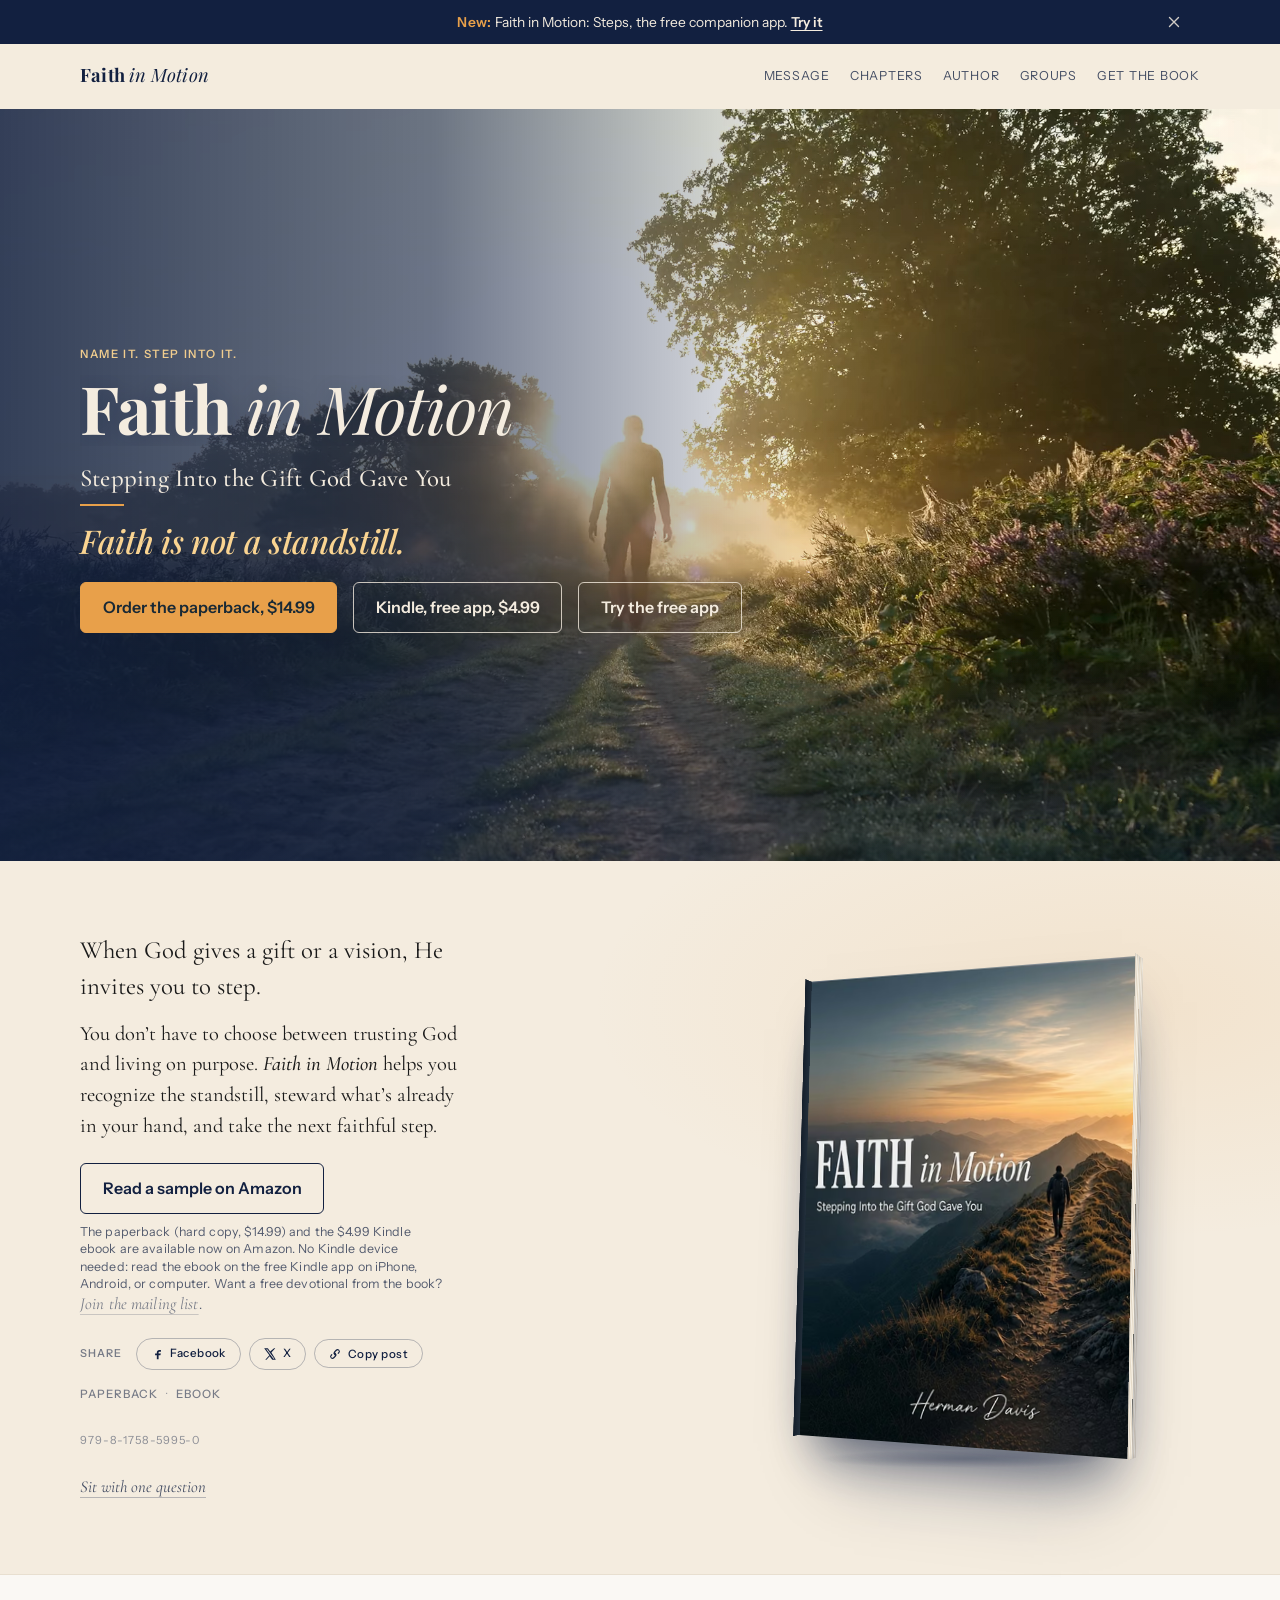
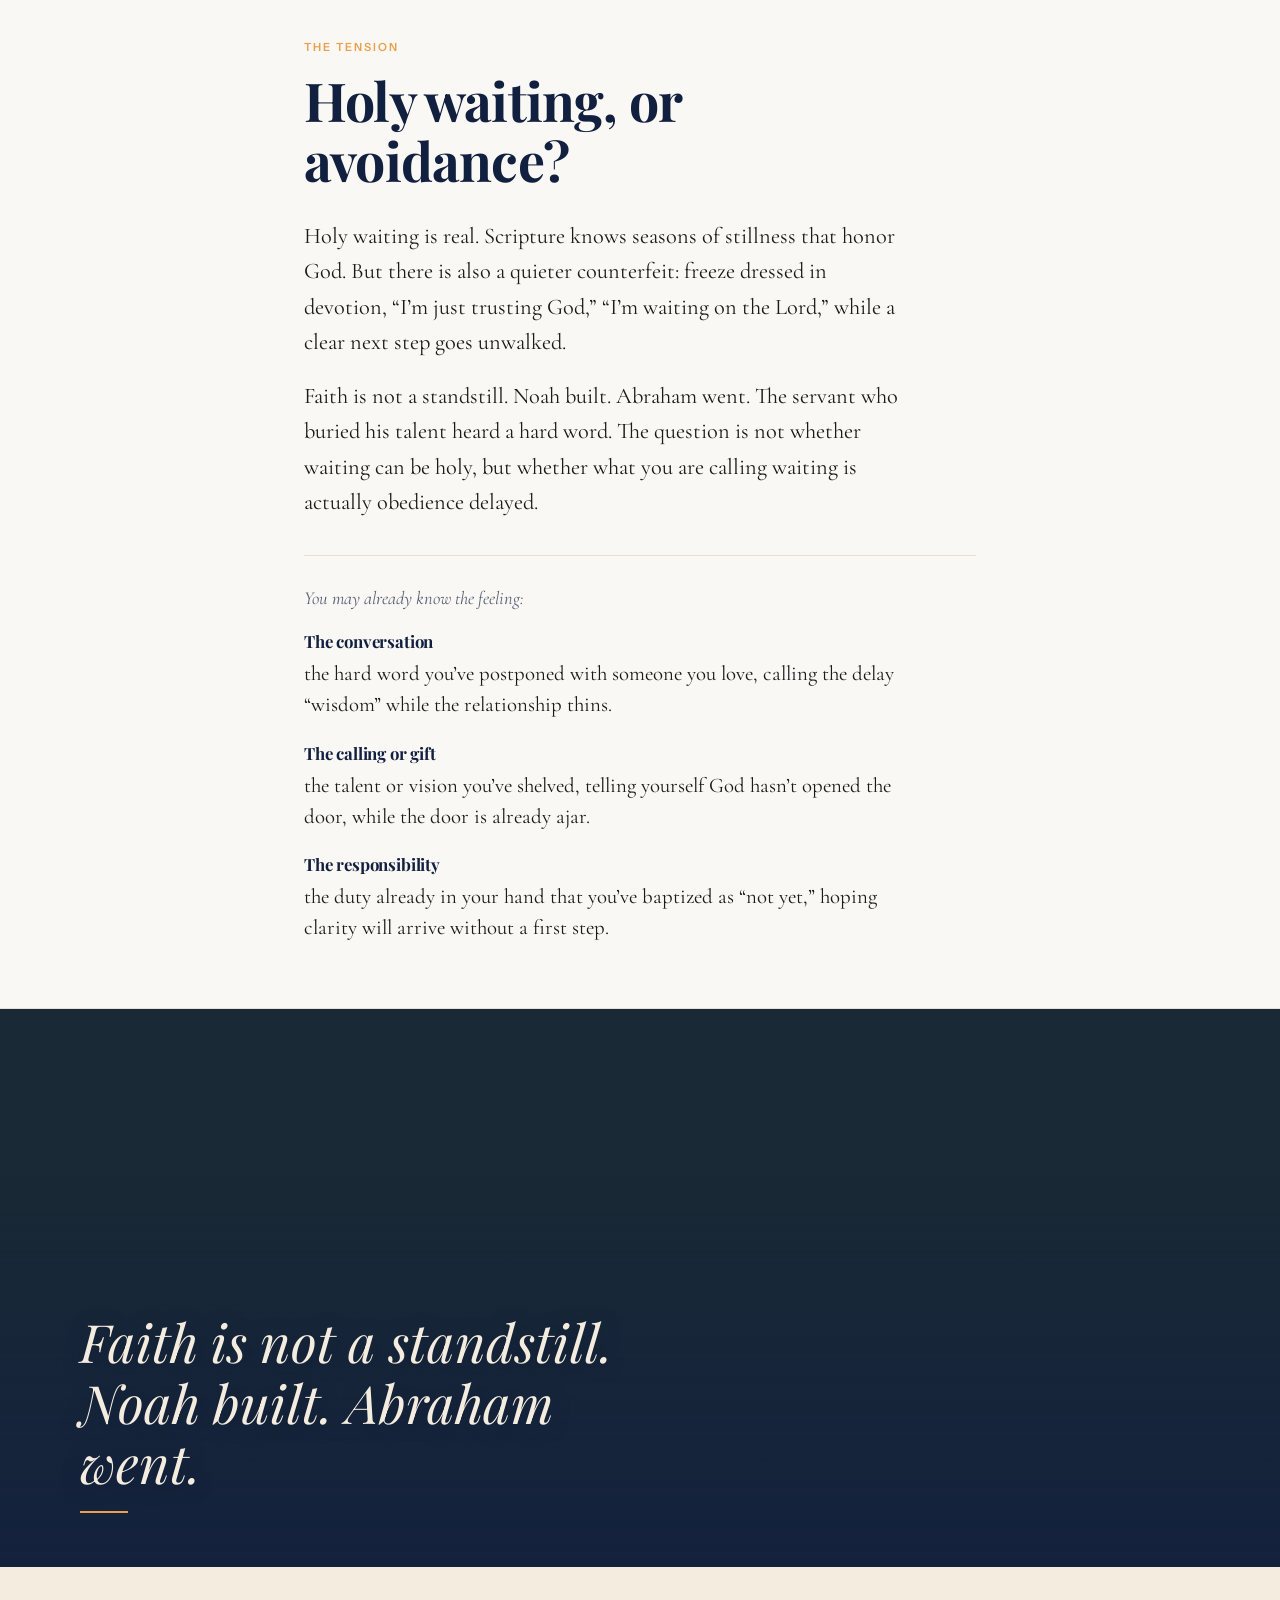
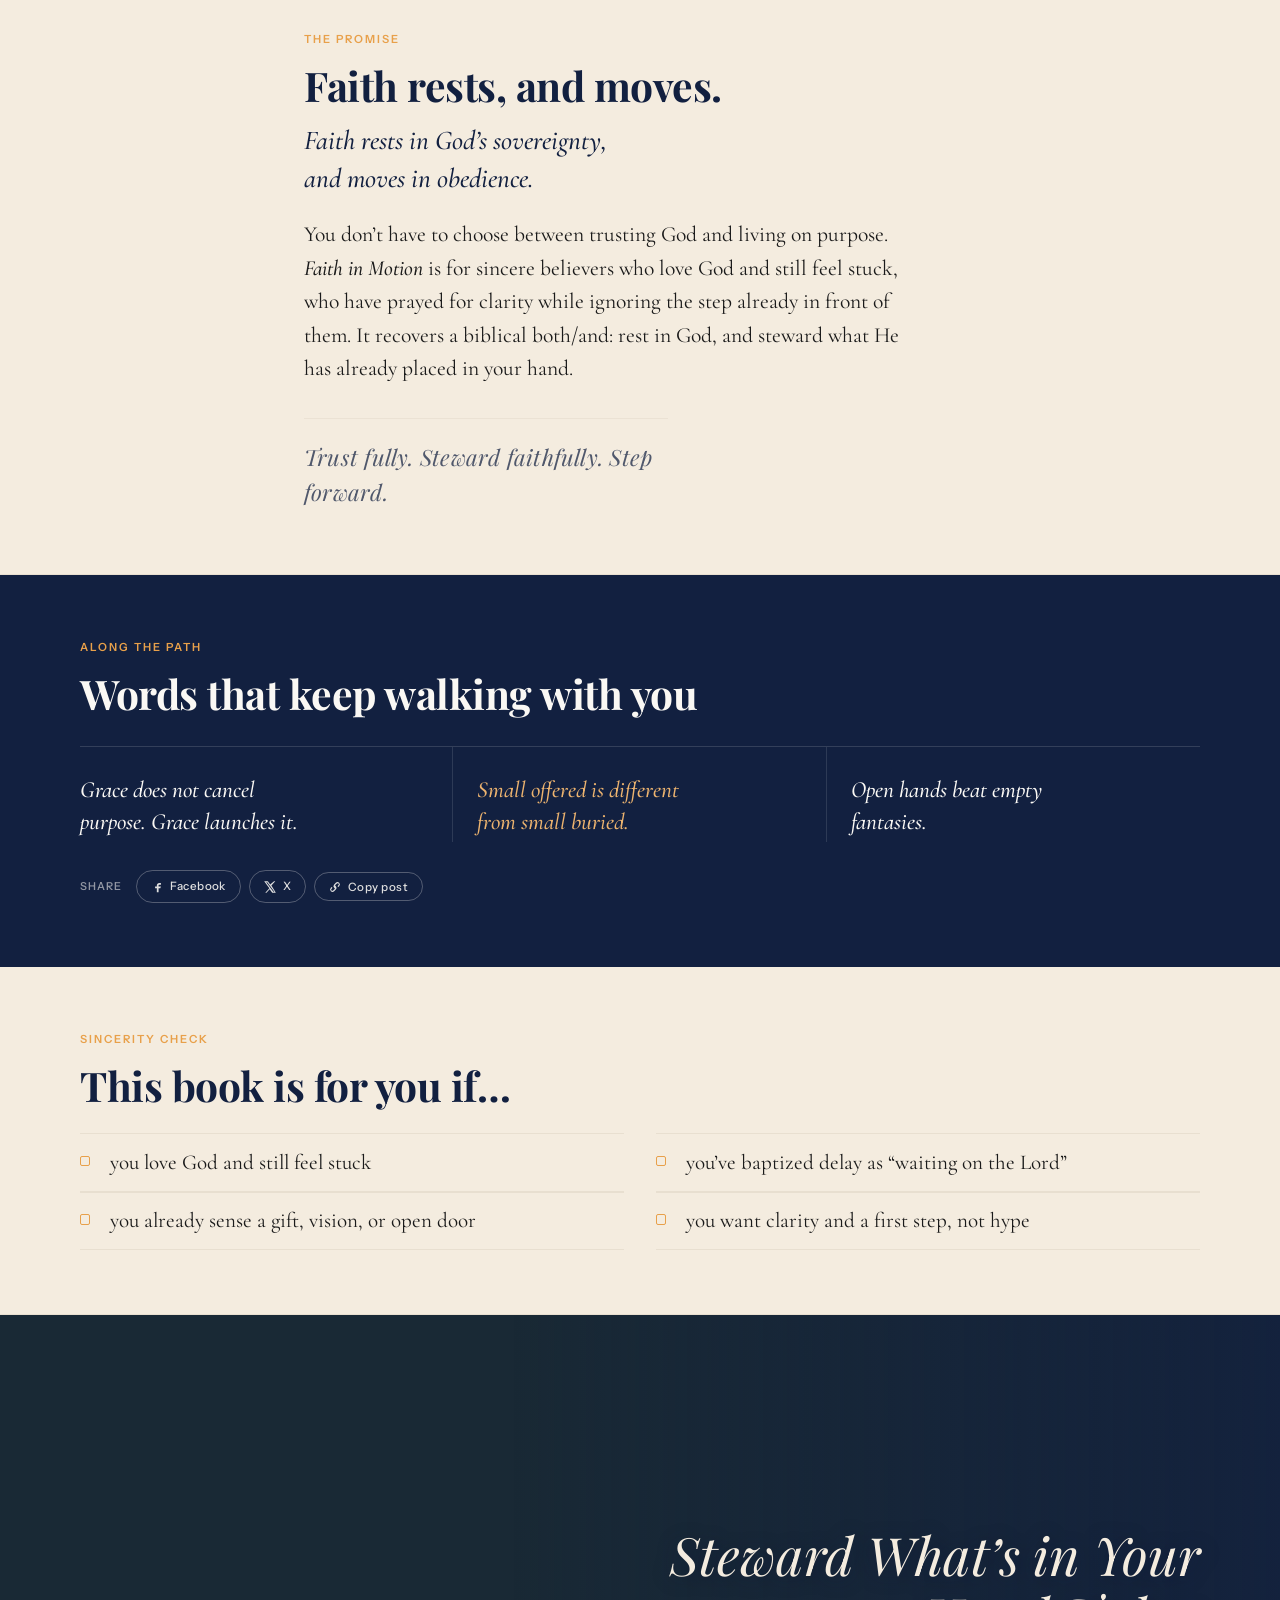
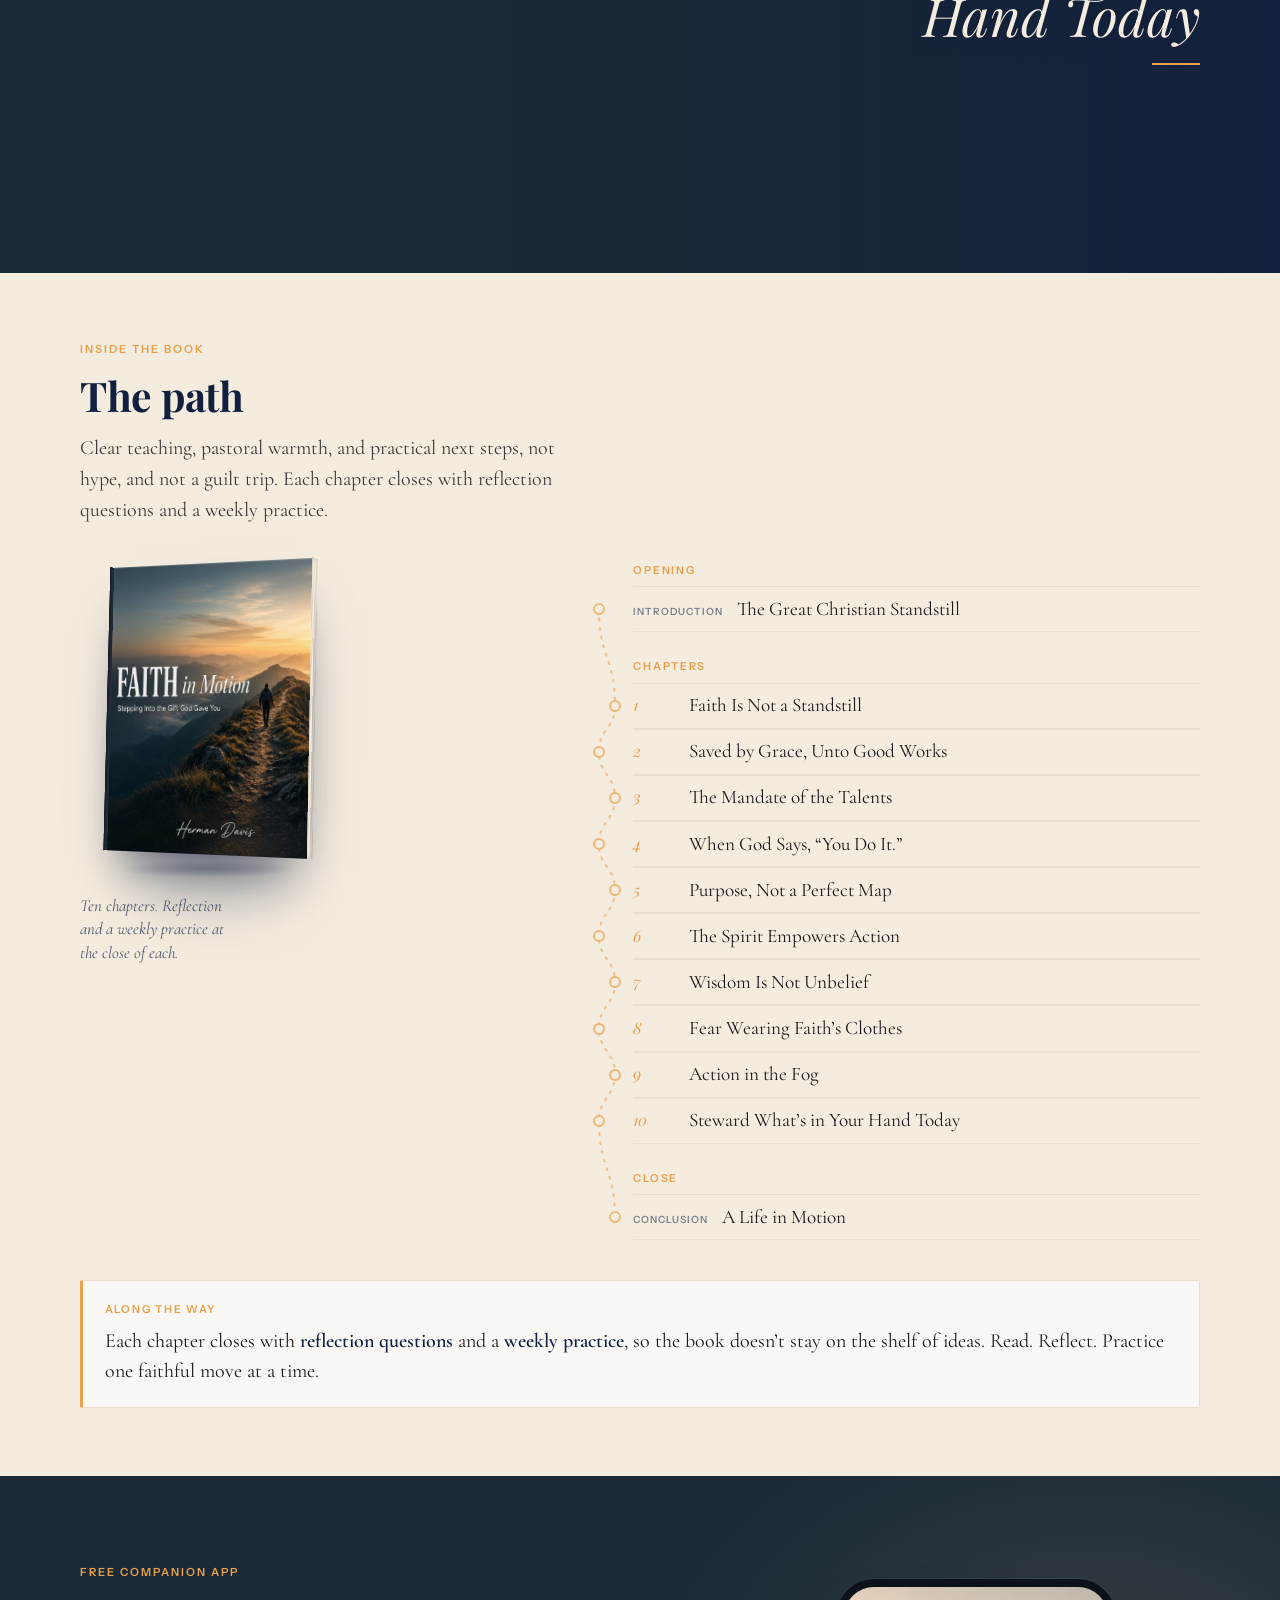
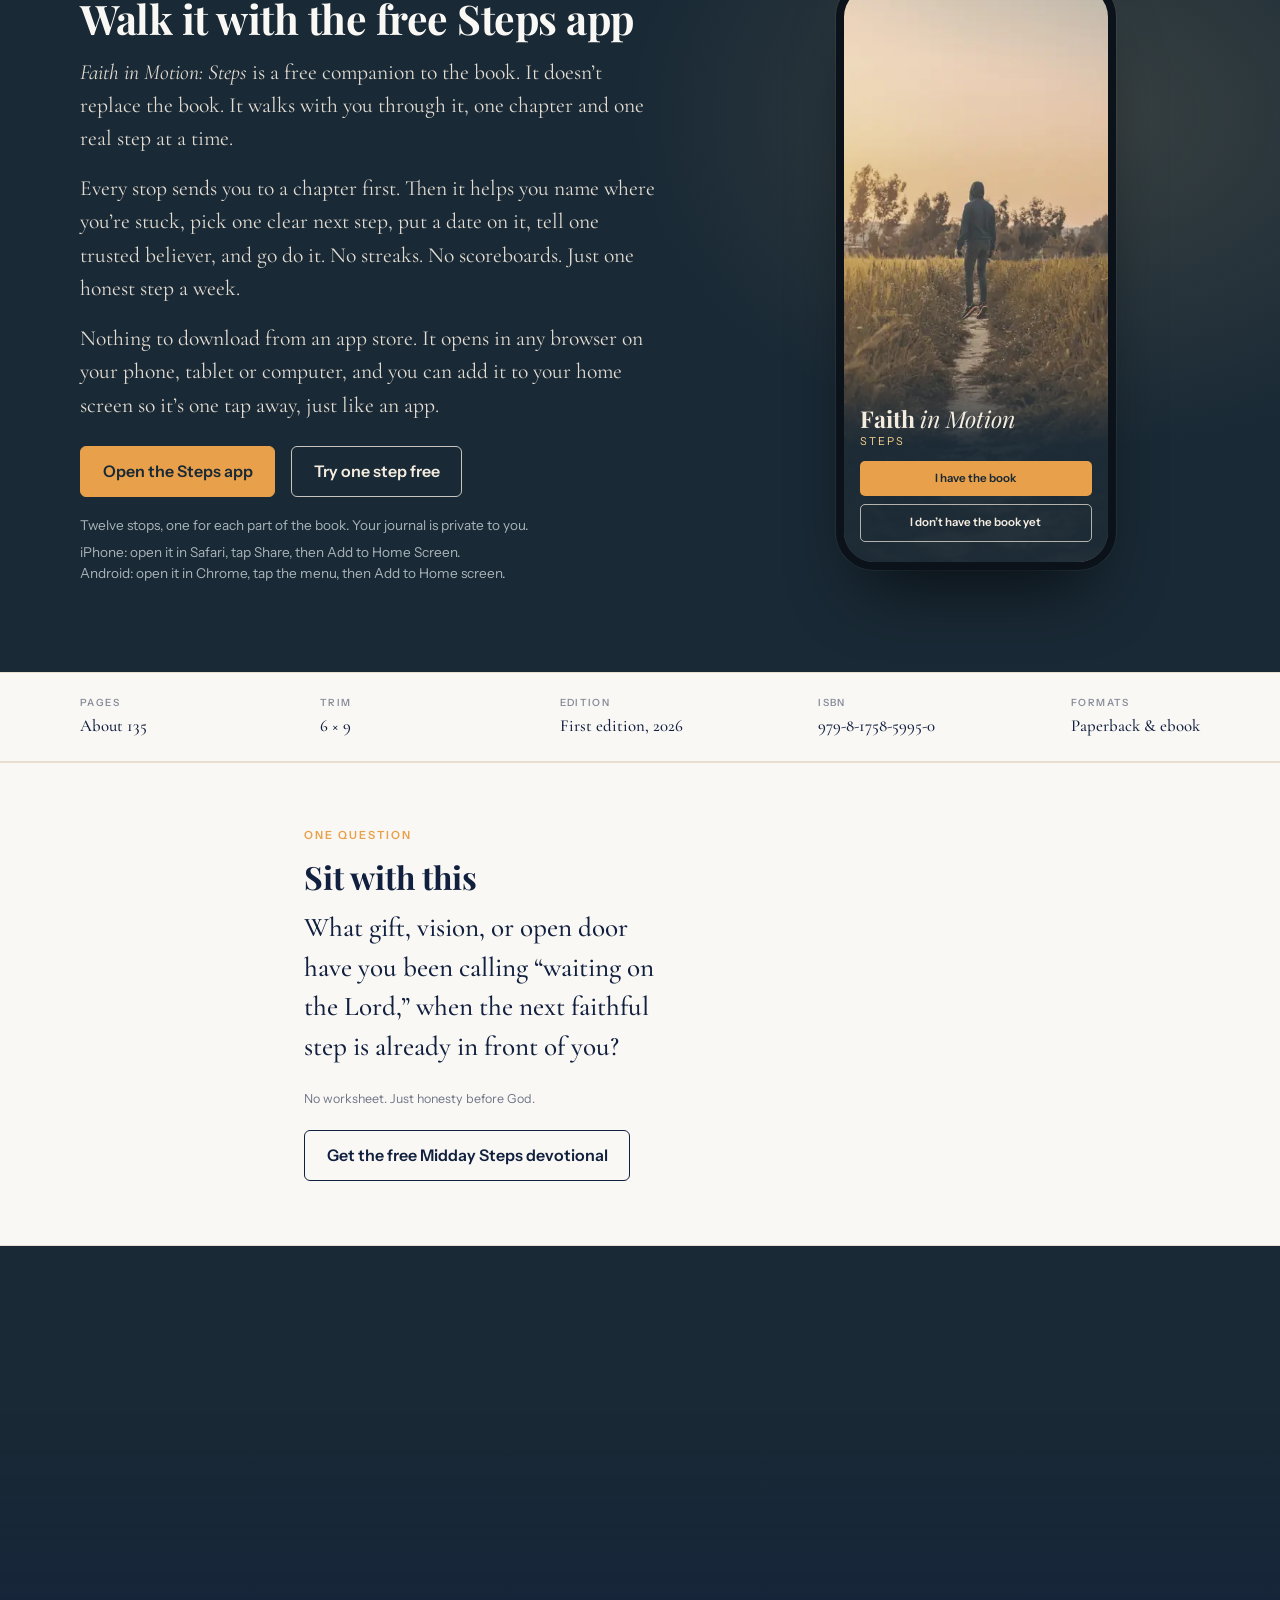
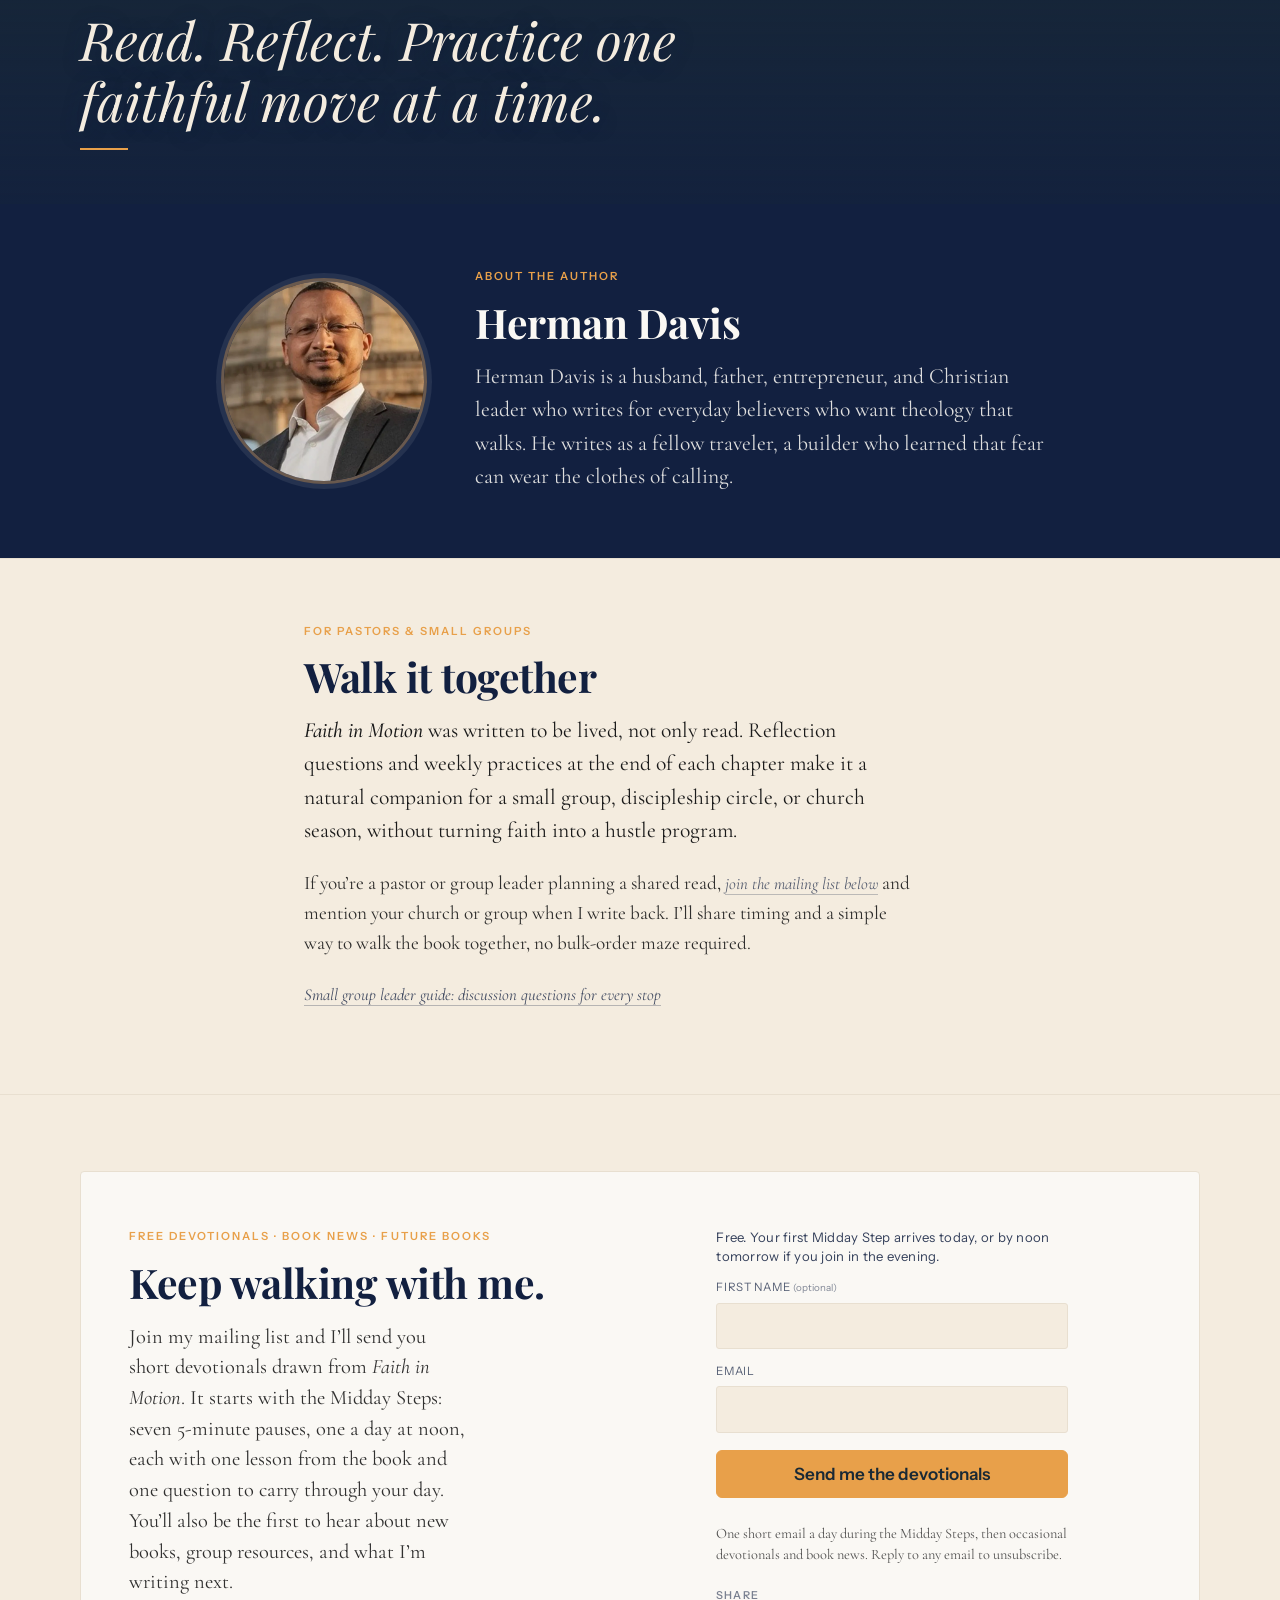
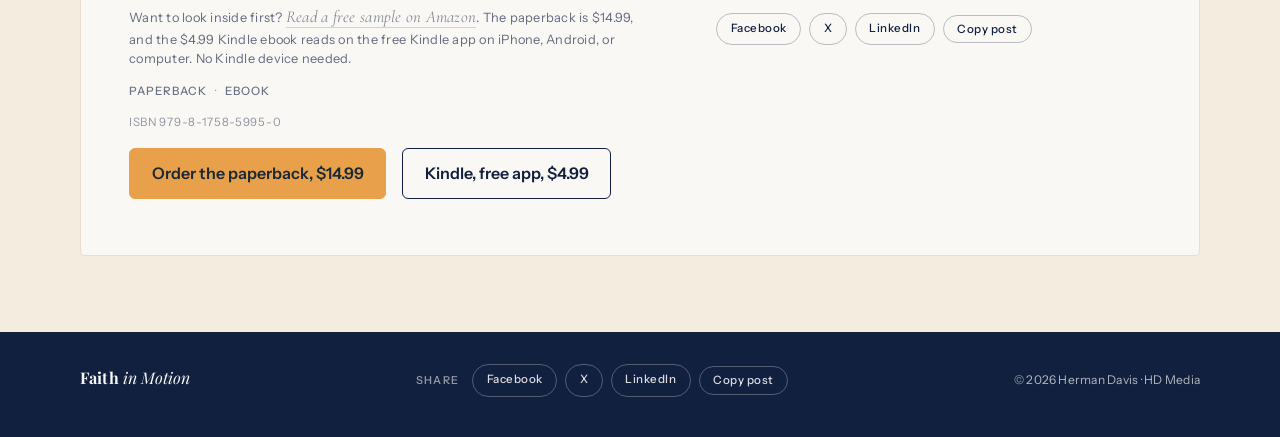
<file: index.html>
<!DOCTYPE html>
<html lang="en">
<head>
  <meta charset="utf-8" />
  <meta name="viewport" content="width=device-width, initial-scale=1" />
  <title>Faith in Motion | Herman Davis</title>
  <meta name="description" content="You don’t have to choose between trusting God and living on purpose. Faith in Motion helps you recognize the standstill, steward what’s already in your hand, and take the next faithful step. A book by Herman Davis. Paperback and Kindle available now on Amazon; the Kindle ebook reads on the free Kindle app on any phone or computer, no device needed. Join Herman's mailing list for free devotionals." />
  <link rel="canonical" href="https://faithinmotionbook.com/" />
  <meta property="og:type" content="website" />
  <meta property="og:url" content="https://faithinmotionbook.com/" />
  <meta property="og:title" content="Faith in Motion | Herman Davis" />
  <meta property="og:description" content="You don’t have to choose between trusting God and living on purpose. Faith in Motion helps you recognize the standstill, steward what’s already in your hand, and take the next faithful step. A book by Herman Davis. Paperback and Kindle available now on Amazon; the Kindle ebook reads on the free Kindle app on any phone or computer, no device needed. Join Herman's mailing list for free devotionals." />
  <meta property="og:site_name" content="Faith in Motion" />
  <meta property="og:image" content="https://faithinmotionbook.com/assets/og-faith-in-motion-1200x630.jpg" />
  <meta property="og:image:secure_url" content="https://faithinmotionbook.com/assets/og-faith-in-motion-1200x630.jpg" />
  <meta property="og:image:type" content="image/jpeg" />
  <meta property="og:image:width" content="1200" />
  <meta property="og:image:height" content="630" />
  <meta property="og:image:alt" content="Faith in Motion by Herman Davis: a walker on a sunrise path beside the book cover" />
  <meta name="twitter:card" content="summary_large_image" />
  <meta name="twitter:title" content="Faith in Motion | Herman Davis" />
  <meta name="twitter:description" content="You don’t have to choose between trusting God and living on purpose. Faith in Motion helps you recognize the standstill, steward what’s already in your hand, and take the next faithful step. A book by Herman Davis. Paperback and Kindle available now on Amazon; the Kindle ebook reads on the free Kindle app on any phone or computer, no device needed. Join Herman's mailing list for free devotionals." />
  <meta name="twitter:image" content="https://faithinmotionbook.com/assets/og-faith-in-motion-1200x630.jpg" />
  <meta name="twitter:image:alt" content="Faith in Motion by Herman Davis: a walker on a sunrise path beside the book cover" />
  <link rel="apple-touch-icon" href="assets/apple-touch-icon.png" />
  <link rel="icon" href="data:image/svg+xml,%3Csvg xmlns='http://www.w3.org/2000/svg' viewBox='0 0 32 32'%3E%3Crect width='32' height='32' rx='4' fill='%23122040'/%3E%3Ctext x='16' y='23' text-anchor='middle' font-family='Georgia,serif' font-size='20' font-weight='700' fill='%23F4ECDF'%3EF%3C/text%3E%3C/svg%3E" type="image/svg+xml" />
  <script>document.documentElement.classList.add("js");if(!window.matchMedia("(prefers-reduced-motion: reduce)").matches)document.documentElement.classList.add("motion-ok");</script>
  <link rel="preload" as="image" href="assets/hero/hero-poster-720.webp" type="image/webp" media="(max-width: 767px)" fetchpriority="high" />
  <link rel="preload" as="image" href="assets/hero/hero-poster-1600.webp" type="image/webp" media="(min-width: 768px)" fetchpriority="high" />
  <link rel="preload" as="font" href="assets/fonts/playfair-display-normal.woff2" type="font/woff2" crossorigin />
  <link rel="preload" as="font" href="assets/fonts/cormorant-garamond-normal.woff2" type="font/woff2" crossorigin />
  <style>
    @font-face { font-family: "Playfair Display"; font-style: normal; font-weight: 700; font-display: swap; src: url("assets/fonts/playfair-display-normal.woff2") format("woff2"); }
    @font-face { font-family: "Playfair Display"; font-style: italic; font-weight: 400 500; font-display: swap; src: url("assets/fonts/playfair-display-italic.woff2") format("woff2"); }
    @font-face { font-family: "Cormorant Garamond"; font-style: normal; font-weight: 400 600; font-display: swap; src: url("assets/fonts/cormorant-garamond-normal.woff2") format("woff2"); }
    @font-face { font-family: "Cormorant Garamond"; font-style: italic; font-weight: 400 500; font-display: swap; src: url("assets/fonts/cormorant-garamond-italic.woff2") format("woff2"); }
    @font-face { font-family: "Instrument Sans"; font-style: normal; font-weight: 400 700; font-display: swap; src: url("/app/fonts/instrument-sans-var.woff2") format("woff2"); }
  </style>
  <script src="bar-early.js?v=20261018-app"></script>
  <link rel="stylesheet" href="styles.css?v=20261018-fix4" />
</head>
<body>
  <a class="skip-link" href="#main">Skip to content</a>
  <div class="announce-bar" id="announce-bar" role="region" aria-label="Announcement">
    <div class="shell announce-inner">
      <p class="announce-text"><span class="announce-new">New:</span> Faith in Motion: Steps, the free companion app. <a class="announce-link" href="/?src=topbar#steps-app" data-cta="steps-topbar">Try it</a></p>
      <button class="announce-close" type="button" aria-label="Dismiss announcement">
        <svg viewBox="0 0 24 24" width="18" height="18" aria-hidden="true" focusable="false"><path d="M6 6l12 12M18 6L6 18" fill="none" stroke="currentColor" stroke-width="1.8" stroke-linecap="round"/></svg>
      </button>
    </div>
  </div>

  <header class="site-header" role="banner">
    <div class="shell header-inner">
      <a class="wordmark" href="#top" aria-label="Faith in Motion, home">
        <span class="wm-faith">Faith</span> <span class="wm-motion">in Motion</span>
      </a>
      <nav class="nav" aria-label="Primary">
        <a class="nav-link" href="#tension">Message</a>
        <a class="nav-link" href="#inside">Chapters</a>
        <a class="nav-link" href="#about">Author</a>
        <a class="nav-link" href="#groups">Groups</a>
        <a class="nav-link nav-buy" href="https://www.amazon.com/Faith-Motion-Stepping-Into-Gift/dp/B0HL396MH6" target="_blank" rel="noopener noreferrer" data-cta="amazon-paperback">Get the book</a>
        <!--
          PRE-ORDER CTA (Kindle live Sep 2026). After Oct 12, 2026 Amazon is live:
          1) Change label "Notify me" → "Get the book"
          2) Set href to the real Amazon product URL (not a search URL)
          3) Set data-cta="amazon" (or remove data-cta)
          Keep FormSubmit notify band as optional secondary if desired.
        -->
      </nav>
      <button class="menu-btn" type="button" aria-expanded="false" aria-controls="site-menu" aria-label="Open menu">
        <svg viewBox="0 0 24 24" width="22" height="22" aria-hidden="true" focusable="false"><path d="M4 7h16M4 12h16M4 17h16" fill="none" stroke="currentColor" stroke-width="1.8" stroke-linecap="round"/></svg>
      </button>
    </div>
  </header>
  <div class="menu-backdrop" data-menu-close hidden></div>
  <div class="menu-sheet" id="site-menu" role="dialog" aria-modal="true" aria-labelledby="site-menu-title" hidden>
    <div class="menu-head">
      <h2 id="site-menu-title" class="menu-title">Menu</h2>
      <button class="menu-close" type="button" aria-label="Close menu" data-menu-close>
        <svg viewBox="0 0 24 24" width="22" height="22" aria-hidden="true" focusable="false"><path d="M6 6l12 12M18 6L6 18" fill="none" stroke="currentColor" stroke-width="1.8" stroke-linecap="round"/></svg>
      </button>
    </div>
    <ul class="menu-rows">
      <li><a href="#tension">Message</a></li>
      <li><a href="#inside">Chapters</a></li>
      <li><a href="#about">Author</a></li>
      <li><a href="#groups">Groups</a></li>
      <li><a href="/groups/">Small group leader guide</a></li>
      <li><a href="/?src=nav#steps-app" data-cta="steps-nav">Open the app</a></li>
      <li><a class="menu-buy" href="https://www.amazon.com/Faith-Motion-Stepping-Into-Gift/dp/B0HL396MH6" target="_blank" rel="noopener noreferrer" data-cta="amazon-paperback">Get the book</a></li>
    </ul>
  </div>

  <main id="main">
    <!-- HERO: full-bleed dawn path film (Pexels 18089625, Matthias Groeneveld). Poster paints first; the film loads after first paint, plays once and holds its last frame. -->
    <section class="hero hero-film" id="top" aria-labelledby="hero-title">
      <div class="hero-media" aria-hidden="true">
        <picture>
          <source media="(max-width: 767px)" srcset="assets/hero/hero-poster-720.webp" type="image/webp" />
          <source media="(max-width: 767px)" srcset="assets/hero/hero-poster-720.jpg" />
          <source srcset="assets/hero/hero-poster-1600.webp" type="image/webp" />
          <img class="hero-poster" src="assets/hero/hero-poster-1600.jpg" width="1600" height="900" alt="" fetchpriority="high" decoding="async" />
        </picture>
        <video class="hero-video" muted playsinline preload="none" disablepictureinpicture tabindex="-1"
          data-src-mobile-webm="assets/hero/hero-720p.webm" data-src-mobile-mp4="assets/hero/hero-720p.mp4"
          data-src-desktop-webm="assets/hero/hero-1080.webm" data-src-desktop-mp4="assets/hero/hero-1080.mp4"></video>
        <div class="hero-scrim"></div>
      </div>
      <div class="shell hero-film-inner">
        <div class="hero-copy">
          <p class="eyebrow campaign-kicker">Name it. Step into it.</p>
          <h1 id="hero-title" class="hero-title">
            <span class="t-faith">Faith</span> <span class="t-motion">in Motion</span>
          </h1>
          <p class="hero-subtitle">Stepping Into the Gift God Gave You</p>
          <p class="hero-thesis">Faith is not a standstill.</p>
          <div class="hero-cta">
            <!-- LIVE Oct 11 2026: paperback ASIN B0HL396MH6 + Kindle B0HKV9P1FQ -->
            <a class="btn btn-primary" href="https://www.amazon.com/Faith-Motion-Stepping-Into-Gift/dp/B0HL396MH6" target="_blank" rel="noopener noreferrer" data-cta="amazon-paperback">Order the paperback, $14.99</a>
            <a class="btn btn-secondary" href="https://www.amazon.com/dp/B0HKV9P1FQ" target="_blank" rel="noopener noreferrer" data-cta="amazon-kindle">Kindle, free app, $4.99</a>
            <a class="btn btn-secondary hero-app" href="/?src=hero#steps-app" data-cta="steps-hero">Try the free app</a>
          </div>
        </div>
      </div>
    </section>

    <!-- HERO DETAIL: the book as an object, the promise, and the rest of the hero copy -->
    <section class="hero-detail" aria-label="About the book">
      <div class="shell hero-detail-grid">
        <div class="hero-detail-copy">
          <p class="hero-oneliner reveal">
            When God gives a gift or a vision, He invites you to step.
          </p>
          <p class="hero-promise reveal">
            You don’t have to choose between trusting God and living on purpose.
            <em>Faith in Motion</em> helps you recognize the standstill, steward what’s already in your hand, and take the next faithful step.
          </p>
          <div class="hero-cta reveal">
            <a class="btn btn-secondary" href="https://www.amazon.com/dp/B0HKV9P1FQ" target="_blank" rel="noopener noreferrer" data-cta="amazon-sample">Read a sample on Amazon</a>
            <p class="cta-aside status-line">The paperback (hard copy, $14.99) and the $4.99 Kindle ebook are available now on Amazon. No Kindle device needed: read the ebook on the free Kindle app on iPhone, Android, or computer. Want a free devotional from the book? <a class="soft-link" href="#notify">Join the mailing list</a>.</p>
          </div>
          <div class="share-bar" role="group" aria-label="Share this page">
            <p class="share-label">Share</p>
            <div class="share-btns">
              <a class="share-btn" href="https://www.facebook.com/sharer/sharer.php?u=https%3A%2F%2Ffaithinmotionbook.com%2F&quote=I%27m%20reading%20Faith%20in%20Motion%20by%20Herman%20Davis.%20%27Grace%20does%20not%20cancel%20purpose.%20Grace%20launches%20it.%27%20Get%20Herman%27s%20free%20devotionals%3A%20https%3A%2F%2Ffaithinmotionbook.com" data-share="facebook" target="_blank" rel="noopener noreferrer"><svg class="share-icon" width="14" height="14" viewBox="0 0 24 24" aria-hidden="true" focusable="false"><path fill="currentColor" d="M14 8h3V5h-3c-2.2 0-4 1.8-4 4v2H7v3h3v7h3v-7h3l1-3h-4V9c0-.6.4-1 1-1z"/></svg><span>Facebook</span></a>
              <a class="share-btn" href="https://twitter.com/intent/tweet?text=I%27m%20reading%20Faith%20in%20Motion%20by%20Herman%20Davis.%20%27Grace%20does%20not%20cancel%20purpose.%20Grace%20launches%20it.%27%20Get%20Herman%27s%20free%20devotionals%3A%20https%3A%2F%2Ffaithinmotionbook.com" data-share="x" target="_blank" rel="noopener noreferrer"><svg class="share-icon" width="14" height="14" viewBox="0 0 24 24" aria-hidden="true" focusable="false"><path fill="currentColor" d="M18.9 2H21l-6.6 7.5L22 22h-6.2l-4.4-6.3L6 22H3.9l7-8L2 2h6.3l4 5.8L18.9 2zm-1.1 18h1.7L7.3 3.9H5.5L17.8 20z"/></svg><span>X</span></a>
              <button type="button" class="share-btn share-copy" data-share-copy aria-label="Copy share post text"><svg class="share-icon" width="14" height="14" viewBox="0 0 24 24" aria-hidden="true" focusable="false"><path fill="currentColor" d="M10.6 13.4a4 4 0 0 1 0-5.7l2.8-2.8a4 4 0 1 1 5.7 5.7l-1.4 1.4-1.4-1.4 1.4-1.4a2 2 0 1 0-2.8-2.8l-2.8 2.8a2 2 0 0 0 0 2.8l1.4 1.4-1.5 1.4-1.4-1.4zm2.8-2.8a4 4 0 0 1 0 5.7l-2.8 2.8a4 4 0 1 1-5.7-5.7l1.4-1.4 1.4 1.4-1.4 1.4a2 2 0 1 0 2.8 2.8l2.8-2.8a2 2 0 0 0 0-2.8l-1.4-1.4 1.5-1.4 1.4 1.4z"/></svg><span>Copy post</span></button>
            </div>
            <p class="share-copied" data-share-copied hidden>Post text copied</p>
          </div>
          <p class="formats-chips" aria-label="Available formats">
            <span class="format-chip">Paperback</span>
            <span class="format-sep" aria-hidden="true">·</span>
            <span class="format-chip">Ebook</span>
          </p>
          <p class="isbn-line"><span class="sr-only">ISBN </span>979-8-1758-5995-0</p>
          <p class="soft-link-wrap">
            <a class="soft-link" href="#sit">Sit with one question</a>
          </p>
        </div>
        <div class="hero-book">
          <figure class="book3d book-in" aria-label="Faith in Motion book cover">
            <div class="book3d-inner">
              <picture>
                <source type="image/avif" srcset="assets/cover-clean-600.avif 600w, assets/cover-clean-900.avif 900w" sizes="(max-width: 860px) 62vw, 360px" />
                <source type="image/webp" srcset="assets/cover-clean-600.webp 600w, assets/cover-clean-900.webp 900w" sizes="(max-width: 860px) 62vw, 360px" />
                <img class="book3d-front" src="assets/cover-clean-900.jpg" width="900" height="1194" alt="Faith in Motion book cover: a lone walker on a mountain ridge at dawn, title in white serif type" loading="lazy" decoding="async" />
              </picture>
              <span class="book3d-spine" aria-hidden="true"></span>
              <span class="book3d-pages" aria-hidden="true"></span>
            </div>
          </figure>
        </div>
      </div>
    </section>

    <!-- TENSION — holy waiting vs avoidance -->
    <section class="tension" id="tension" aria-labelledby="tension-title">
      <div class="shell tension-inner">
        <p class="section-kicker">The tension</p>
        <h2 id="tension-title" class="reveal display-lg">Holy waiting, or avoidance?</h2>
        <div class="tension-prose">
          <p>
            Holy waiting is real. Scripture knows seasons of stillness that honor God.
            But there is also a quieter counterfeit: freeze dressed in devotion,
            “I’m just trusting God,” “I’m waiting on the Lord,” while a clear next step goes unwalked.
          </p>
          <p>
            Faith is not a standstill. Noah built. Abraham went.
            The servant who buried his talent heard a hard word.
            The question is not whether waiting can be holy,
            but whether what you are calling waiting is actually obedience delayed.
          </p>
        </div>
        <div class="tension-examples" aria-label="Recognizable standstills">
          <p class="examples-lede">You may already know the feeling:</p>
          <ul class="examples-list">
            <li>
              <span class="ex-label">The conversation</span>
              the hard word you’ve postponed with someone you love, calling the delay “wisdom” while the relationship thins.
            </li>
            <li>
              <span class="ex-label">The calling or gift</span>
              the talent or vision you’ve shelved, telling yourself God hasn’t opened the door, while the door is already ajar.
            </li>
            <li>
              <span class="ex-label">The responsibility</span>
              the duty already in your hand that you’ve baptized as “not yet,” hoping clarity will arrive without a first step.
            </li>
          </ul>
        </div>
      </div>
    </section>

    <!-- PHOTO BAND: graded Pexels photo (see assets/CREDITS.md), slow push-in; quote is verbatim from this page -->
    <section class="photo-band" aria-label="A lone walker on a foggy road">
      <picture class="band-media">
        <source media="(max-width: 767px)" srcset="assets/bands/road-fog-800.webp" type="image/webp" />
        <img src="assets/bands/road-fog-1600.webp" width="1600" height="900" alt="" loading="lazy" decoding="async" />
      </picture>
      <div class="band-scrim" aria-hidden="true"></div>
      <blockquote class="shell band-quote reveal">
        <p>Faith is not a standstill. Noah built. Abraham went.</p>
        <span class="band-rule" aria-hidden="true"></span>
      </blockquote>
    </section>

    <!-- PROMISE -->
    <section class="promise" id="promise" aria-labelledby="promise-title">
      <div class="shell promise-inner">
        <p class="section-kicker">The promise</p>
        <h2 id="promise-title" class="reveal display-md">Faith rests, and moves.</h2>
        <p class="promise-north">
          Faith rests in God’s sovereignty, and moves in obedience.
        </p>
        <p class="promise-body">
          You don’t have to choose between trusting God and living on purpose.
          <em>Faith in Motion</em> is for sincere believers who love God and still feel stuck,
          who have prayed for clarity while ignoring the step already in front of them.
          It recovers a biblical both/and: rest in God, and steward what He has already placed in your hand.
        </p>
        <p class="spine-line" role="note">Trust fully. Steward faithfully. Step forward.</p>
      </div>
    </section>

    <!-- REFRAIN — three editorial beats (Muse campaign; quiet-premium columns) -->
    <section class="refrain" id="refrain" aria-labelledby="refrain-title">
      <div class="shell">
        <header class="refrain-head">
          <p class="section-kicker kicker-on-navy">Along the path</p>
          <h2 id="refrain-title" class="display-md on-navy">Words that keep walking with you</h2>
        </header>
        <ul class="refrain-cols">
          <li class="refrain-col">
            <p class="refrain-quote">Grace does not cancel purpose. Grace launches it.</p>
          </li>
          <li class="refrain-col">
            <p class="refrain-quote">Small offered is different from small buried.</p>
          </li>
          <li class="refrain-col">
            <p class="refrain-quote">Open hands beat empty fantasies.</p>
          </li>
        </ul>
        <div class="share-bar share-bar-on-navy" role="group" aria-label="Share this page">
            <p class="share-label">Share</p>
            <div class="share-btns">
              <a class="share-btn" href="https://www.facebook.com/sharer/sharer.php?u=https%3A%2F%2Ffaithinmotionbook.com%2F&quote=I%27m%20reading%20Faith%20in%20Motion%20by%20Herman%20Davis.%20%27Grace%20does%20not%20cancel%20purpose.%20Grace%20launches%20it.%27%20Get%20Herman%27s%20free%20devotionals%3A%20https%3A%2F%2Ffaithinmotionbook.com" data-share="facebook" target="_blank" rel="noopener noreferrer"><svg class="share-icon" width="14" height="14" viewBox="0 0 24 24" aria-hidden="true" focusable="false"><path fill="currentColor" d="M14 8h3V5h-3c-2.2 0-4 1.8-4 4v2H7v3h3v7h3v-7h3l1-3h-4V9c0-.6.4-1 1-1z"/></svg><span>Facebook</span></a>
              <a class="share-btn" href="https://twitter.com/intent/tweet?text=I%27m%20reading%20Faith%20in%20Motion%20by%20Herman%20Davis.%20%27Grace%20does%20not%20cancel%20purpose.%20Grace%20launches%20it.%27%20Get%20Herman%27s%20free%20devotionals%3A%20https%3A%2F%2Ffaithinmotionbook.com" data-share="x" target="_blank" rel="noopener noreferrer"><svg class="share-icon" width="14" height="14" viewBox="0 0 24 24" aria-hidden="true" focusable="false"><path fill="currentColor" d="M18.9 2H21l-6.6 7.5L22 22h-6.2l-4.4-6.3L6 22H3.9l7-8L2 2h6.3l4 5.8L18.9 2zm-1.1 18h1.7L7.3 3.9H5.5L17.8 20z"/></svg><span>X</span></a>
              <button type="button" class="share-btn share-copy" data-share-copy aria-label="Copy share post text"><svg class="share-icon" width="14" height="14" viewBox="0 0 24 24" aria-hidden="true" focusable="false"><path fill="currentColor" d="M10.6 13.4a4 4 0 0 1 0-5.7l2.8-2.8a4 4 0 1 1 5.7 5.7l-1.4 1.4-1.4-1.4 1.4-1.4a2 2 0 1 0-2.8-2.8l-2.8 2.8a2 2 0 0 0 0 2.8l1.4 1.4-1.5 1.4-1.4-1.4zm2.8-2.8a4 4 0 0 1 0 5.7l-2.8 2.8a4 4 0 1 1-5.7-5.7l1.4-1.4 1.4 1.4-1.4 1.4a2 2 0 1 0 2.8 2.8l2.8-2.8a2 2 0 0 0 0-2.8l-1.4-1.4 1.5-1.4 1.4 1.4z"/></svg><span>Copy post</span></button>
            </div>
            <p class="share-copied" data-share-copied hidden>Post text copied</p>
          </div>
      </div>
    </section>

    <!-- FOR YOU IF -->
    <section class="foryou" id="for-you" aria-labelledby="foryou-title">
      <div class="shell foryou-inner">
        <p class="section-kicker">Sincerity check</p>
        <h2 id="foryou-title" class="reveal display-md">This book is for you if…</h2>
        <ul class="foryou-list foryou-grid">
          <li>you love God and still feel stuck</li>
          <li>you’ve baptized delay as “waiting on the Lord”</li>
          <li>you already sense a gift, vision, or open door</li>
          <li>you want clarity and a first step, not hype</li>
        </ul>
      </div>
    </section>

    <!-- PHOTO BAND: graded Pexels photo (see assets/CREDITS.md), slow push-in; quote is verbatim from this page -->
    <section class="photo-band band-right" aria-label="Weathered hands holding soil and seeds">
      <picture class="band-media">
        <source media="(max-width: 767px)" srcset="assets/bands/seeds-800.webp" type="image/webp" />
        <img src="assets/bands/seeds-1600.webp" width="1600" height="900" alt="" loading="lazy" decoding="async" />
      </picture>
      <div class="band-scrim" aria-hidden="true"></div>
      <blockquote class="shell band-quote reveal">
        <p>Steward What’s in Your Hand Today</p>
        <span class="band-rule" aria-hidden="true"></span>
      </blockquote>
    </section>

    <!-- CHAPTERS / PATH — real TOC from TEXT-LOCKED manuscript -->
    <section class="inside" id="inside" aria-labelledby="inside-title">
      <div class="shell">
        <header class="inside-head">
          <p class="section-kicker">Inside the book</p>
          <h2 id="inside-title" class="reveal display-md">The path</h2>
          <p class="inside-lede">
            Clear teaching, pastoral warmth, and practical next steps, not hype, and not a guilt trip.
            Each chapter closes with reflection questions and a weekly practice.
          </p>
        </header>

        <div class="chapter-map has-route" aria-label="Table of contents">
          <aside class="map-stage" aria-hidden="true">
            <figure class="book3d book3d-sm book-in">
              <div class="book3d-inner">
                <picture>
                  <source type="image/avif" srcset="assets/cover-clean-600.avif" />
                  <source type="image/webp" srcset="assets/cover-clean-600.webp" />
                  <img class="book3d-front" src="assets/cover-clean-900.jpg" width="900" height="1194" alt="" loading="lazy" decoding="async" />
                </picture>
                <span class="book3d-spine"></span>
                <span class="book3d-pages"></span>
              </div>
            </figure>
            <p class="map-stage-note">Ten chapters. Reflection and a weekly practice at the close of each.</p>
          </aside>
          <div class="map-toc">
            <svg class="route-line" aria-hidden="true" focusable="false"><path class="route-trail" d="" /><path class="route-walked" d="" /></svg>
            <div class="map-block map-opening">
              <p class="map-part">Opening</p>
              <ol class="map-list">
                <li><span class="map-label">Introduction</span> <span class="map-title">The Great Christian Standstill</span></li>
              </ol>
            </div>
            <div class="map-block map-chapters">
              <p class="map-part">Chapters</p>
              <ol class="map-list map-list-split" start="1">
                <li><span class="map-num"><span class="sr-only">Chapter </span>1<span class="sr-only">:</span></span> <span class="map-title">Faith Is Not a Standstill</span></li>
                <li><span class="map-num"><span class="sr-only">Chapter </span>2<span class="sr-only">:</span></span> <span class="map-title">Saved by Grace, Unto Good Works</span></li>
                <li><span class="map-num"><span class="sr-only">Chapter </span>3<span class="sr-only">:</span></span> <span class="map-title">The Mandate of the Talents</span></li>
                <li><span class="map-num"><span class="sr-only">Chapter </span>4<span class="sr-only">:</span></span> <span class="map-title">When God Says, “You Do It.”</span></li>
                <li><span class="map-num"><span class="sr-only">Chapter </span>5<span class="sr-only">:</span></span> <span class="map-title">Purpose, Not a Perfect Map</span></li>
                <li><span class="map-num"><span class="sr-only">Chapter </span>6<span class="sr-only">:</span></span> <span class="map-title">The Spirit Empowers Action</span></li>
                <li><span class="map-num"><span class="sr-only">Chapter </span>7<span class="sr-only">:</span></span> <span class="map-title">Wisdom Is Not Unbelief</span></li>
                <li><span class="map-num"><span class="sr-only">Chapter </span>8<span class="sr-only">:</span></span> <span class="map-title">Fear Wearing Faith’s Clothes</span></li>
                <li><span class="map-num"><span class="sr-only">Chapter </span>9<span class="sr-only">:</span></span> <span class="map-title">Action in the Fog</span></li>
                <li><span class="map-num"><span class="sr-only">Chapter </span>10<span class="sr-only">:</span></span> <span class="map-title">Steward What’s in Your Hand Today</span></li>
              </ol>
            </div>
            <div class="map-block map-close">
              <p class="map-part">Close</p>
              <ol class="map-list">
                <li><span class="map-label">Conclusion</span> <span class="map-title">A Life in Motion</span></li>
              </ol>
            </div>
          </div>
        </div>

        <aside class="practice-callout" aria-label="Reflection and weekly practice">
          <p class="practice-kicker">Along the way</p>
          <p class="practice-text">
            Each chapter closes with <strong>reflection questions</strong> and a
            <strong>weekly practice</strong>, so the book doesn’t stay on the shelf of ideas.
            Read. Reflect. Practice one faithful move at a time.
          </p>
        </aside>
      </div>
    </section>

    <!-- STEPS APP: free companion (copy from the app's own intro) -->
    <section class="steps-app" id="steps-app" aria-labelledby="steps-app-title">
      <div class="shell steps-app-grid">
        <div class="steps-app-copy">
          <p class="section-kicker reveal">Free companion app</p>
          <h2 id="steps-app-title" class="display-md on-navy reveal" tabindex="-1">Walk it with the free Steps app</h2>
          <p class="steps-app-lede reveal">
            <em>Faith in Motion: Steps</em> is a free companion to the book. It doesn’t replace the book. It walks with you through it, one chapter and one real step at a time.
          </p>
          <p class="steps-app-body reveal">
            Every stop sends you to a chapter first. Then it helps you name where you’re stuck, pick one clear next step, put a date on it, tell one trusted believer, and go do it. No streaks. No scoreboards. Just one honest step a week.
          </p>
          <p class="steps-app-body steps-app-anywhere reveal">Nothing to download from an app store. It opens in any browser on your phone, tablet or computer, and you can add it to your home screen so it’s one tap away, just like an app.</p>
          <div class="hero-cta reveal">
            <a class="btn btn-primary" href="/app/" data-cta="steps-app">Open the Steps app</a>
            <a class="btn btn-secondary btn-on-dark" href="/app/start/try" data-cta="steps-try">Try one step free</a>
          </div>
          <p class="steps-app-fine reveal">Twelve stops, one for each part of the book. Your journal is private to you.</p>
          <p class="steps-app-fine steps-app-howto reveal"><span>iPhone: open it in Safari, tap Share, then Add to Home Screen.</span><span>Android: open it in Chrome, tap the menu, then Add to Home screen.</span></p>
        </div>
        <div class="steps-app-phone reveal" aria-hidden="true">
          <div class="phone-frame">
            <img src="/app/img/door1-640.webp" width="640" height="800" alt="" loading="lazy" decoding="async" />
            <div class="phone-ui">
              <p class="phone-lockup"><b>Faith</b> <i>in Motion</i><span>Steps</span></p>
              <span class="phone-btn">I have the book</span>
              <span class="phone-btn phone-btn-ghost">I don’t have the book yet</span>
            </div>
          </div>
        </div>
      </div>
    </section>

    <!-- BOOK SPECS -->
    <section class="specs" id="specs" aria-labelledby="specs-title">
      <div class="shell specs-inner">
        <h2 id="specs-title" class="sr-only">Book details</h2>
        <ul class="specs-list">
          <li><span class="specs-key">Pages</span> <span class="specs-val">About 135</span></li>
          <li><span class="specs-key">Trim</span> <span class="specs-val">6 × 9</span></li>
          <li><span class="specs-key">Edition</span> <span class="specs-val">First edition, 2026</span></li>
          <li><span class="specs-key">ISBN</span> <span class="specs-val">979-8-1758-5995-0</span></li>
          <li><span class="specs-key">Formats</span> <span class="specs-val">Paperback &amp; ebook</span></li>
        </ul>
      </div>
    </section>

    <!-- ONE QUESTION -->
    <section class="sit" id="sit" aria-labelledby="sit-title">
      <div class="shell sit-inner">
        <p class="section-kicker">One question</p>
        <h2 id="sit-title" class="reveal display-sm">Sit with this</h2>
        <p class="sit-question">
          What gift, vision, or open door have you been calling “waiting on the Lord,”
          when the next faithful step is already in front of you?
        </p>
        <p class="sit-aside">
          No worksheet. Just honesty before God.
        </p>
        <p class="sit-sample">
          <a class="btn btn-secondary js-sample-gate" href="#notify">Get the free Midday Steps devotional</a>
        </p>
      </div>
    </section>

    <!-- PHOTO BAND: graded Pexels photo (see assets/CREDITS.md), slow push-in; quote is verbatim from this page -->
    <section class="photo-band" aria-label="A country road with long tree shadows at sunrise">
      <picture class="band-media">
        <source media="(max-width: 767px)" srcset="assets/bands/road-sunrise-800.webp" type="image/webp" />
        <img src="assets/bands/road-sunrise-1600.webp" width="1600" height="900" alt="" loading="lazy" decoding="async" />
      </picture>
      <div class="band-scrim" aria-hidden="true"></div>
      <blockquote class="shell band-quote reveal">
        <p>Read. Reflect. Practice one faithful move at a time.</p>
        <span class="band-rule" aria-hidden="true"></span>
      </blockquote>
    </section>

    <!-- ABOUT -->
    <section class="about" id="about" aria-labelledby="about-title">
      <div class="shell about-grid">
        <figure class="about-photo">
          <picture>
            <source srcset="assets/herman-headshot-640.webp" type="image/webp" />
            <img
              src="assets/herman-headshot-640.jpg"
              width="320"
              height="320"
              alt="Herman Davis, author of Faith in Motion"
              loading="lazy"
              decoding="async"
            />
          </picture>
        </figure>
        <div class="about-copy">
          <p class="section-kicker kicker-on-navy">About the author</p>
          <h2 id="about-title" class="display-md on-navy">Herman Davis</h2>
          <p>
            Herman Davis is a husband, father, entrepreneur, and Christian leader who writes
            for everyday believers who want theology that walks. He writes as a fellow traveler,
            a builder who learned that fear can wear the clothes of calling.
          </p>
        </div>
      </div>
    </section>

    <!--
      PROOF SLOT — reserved for real endorsements / early-reader letters only.
      Do not invent blurbs, pastor quotes, or star ratings.
      When real proof exists, replace this comment block with a slim .proof band
      (1–3 short letters with name + role, or an honest Amazon rating line).
      Visually hidden placeholder keeps the section out of layout until filled:
    -->
    <section class="proof proof-reserved" id="proof" aria-hidden="true" hidden>
      <!-- fill with real endorsements later -->
    </section>

    <!-- GROUP PATHWAY -->
    <section class="groups" id="groups" aria-labelledby="groups-title">
      <div class="shell groups-inner">
        <p class="section-kicker">For pastors &amp; small groups</p>
        <h2 id="groups-title" class="reveal display-md">Walk it together</h2>
        <p class="groups-body">
          <em>Faith in Motion</em> was written to be lived, not only read.
          Reflection questions and weekly practices at the end of each chapter
          make it a natural companion for a small group, discipleship circle, or church season,
          without turning faith into a hustle program.
        </p>
        <p class="groups-invite">
          If you’re a pastor or group leader planning a shared read,
          <a class="soft-link" href="#notify">join the mailing list below</a>
          and mention your church or group when I write back.
          I’ll share timing and a simple way to walk the book together, no bulk-order maze required.
        </p>
        <p class="groups-guide"><a class="soft-link" href="/groups/">Small group leader guide: discussion questions for every stop</a></p>
      </div>
    </section>

    <!-- NOTIFY / FINAL CTA: mailing list (devotionals + book updates). Form name stays "notify" so Netlify keeps the same form + history. -->
    <section class="buy" id="notify" aria-labelledby="buy-title">
      <div class="shell buy-inner">
        <div class="buy-copy">
          <p class="section-kicker">Free devotionals · Book news · Future books</p>
          <h2 id="buy-title" class="reveal display-md">Keep walking with me.</h2>
          <p class="buy-invite" id="sample-unlock-note">
            Join my mailing list and I’ll send you short devotionals drawn from <em>Faith in Motion</em>. It starts with the Midday Steps: seven 5-minute pauses, one a day at noon, each with one lesson from the book and one question to carry through your day. You’ll also be the first to hear about new books, group resources, and what I’m writing next.
          </p>
          <p class="buy-meta status-line">Want to look inside first? <a class="soft-link" href="https://www.amazon.com/dp/B0HKV9P1FQ" target="_blank" rel="noopener noreferrer" data-cta="amazon-sample">Read a free sample on Amazon</a>. The paperback is $14.99, and the $4.99 Kindle ebook reads on the free Kindle app on iPhone, Android, or computer. No Kindle device needed.</p>
          <p class="formats-chips formats-chips-buy" aria-label="Available formats">
            <span class="format-chip">Paperback</span>
            <span class="format-sep" aria-hidden="true">·</span>
            <span class="format-chip">Ebook</span>
          </p>
          <p class="buy-isbn">ISBN 979-8-1758-5995-0</p>
          <div class="hero-cta buy-amazon" id="get-the-book" tabindex="-1" aria-label="Get the book: paperback or Kindle">
            <a class="btn btn-primary" href="https://www.amazon.com/Faith-Motion-Stepping-Into-Gift/dp/B0HL396MH6" target="_blank" rel="noopener noreferrer" data-cta="amazon-paperback">Order the paperback, $14.99</a>
            <a class="btn btn-secondary" href="https://www.amazon.com/dp/B0HKV9P1FQ" target="_blank" rel="noopener noreferrer" data-cta="amazon-kindle">Kindle, free app, $4.99</a>
          </div>
        </div>
        <div class="buy-actions">
          <p class="form-unlock-hint">Free. Your first Midday Step arrives today, or by noon tomorrow if you join in the evening.</p>
          <!-- Signup form: Netlify Forms "notify" (primary) + FormSubmit backup; detection rev 2026-09-30b -->
          <form
            class="notify-form"
            id="notify-form"
            name="notify"
            action="https://formsubmit.co/herman@freedombychoice.com"
            method="POST"
            data-netlify="true"
            netlify-honeypot="_honey"
            novalidate
          >
            <input type="hidden" name="form-name" value="notify" />
            <input type="hidden" name="_subject" value="Faith in Motion — notify me" />
            <input type="hidden" name="_next" value="https://faithinmotionbook.com/thanks" />
            <input type="hidden" name="_captcha" value="false" />
            <input type="text" name="_honey" value="" tabindex="-1" autocomplete="off" class="honey" aria-hidden="true" />

            <div class="form-row">
              <label class="form-label" for="notify-name">First name <span class="optional">(optional)</span></label>
              <input
                class="form-input"
                type="text"
                id="notify-name"
                name="name"
                autocomplete="given-name"
                maxlength="80"
              />
            </div>
            <div class="form-row">
              <label class="form-label" for="notify-email">Email</label>
              <input
                class="form-input"
                type="email"
                id="notify-email"
                name="email"
                autocomplete="email"
                required
                maxlength="120"
                inputmode="email"
              />
            </div>
            <button class="btn btn-primary btn-lg" type="submit" id="notify-submit" data-cta="mailing-list">Send me the devotionals</button>
            <p class="form-fineprint">One short email a day during the Midday Steps, then occasional devotionals and book news. Reply to any email to unsubscribe.</p>
            <p class="form-error" id="notify-error" role="alert" hidden></p>
          </form>
          <div class="notify-success" id="notify-success" hidden>
          </div>

          <div class="share-bar share-bar-notify" role="group" aria-label="Share this page">
            <p class="share-label">Share</p>
            <div class="share-btns">
              <a class="share-btn" href="https://www.facebook.com/sharer/sharer.php?u=https%3A%2F%2Ffaithinmotionbook.com%2F&quote=I%27m%20reading%20Faith%20in%20Motion%20by%20Herman%20Davis.%20%27Grace%20does%20not%20cancel%20purpose.%20Grace%20launches%20it.%27%20Get%20Herman%27s%20free%20devotionals%3A%20https%3A%2F%2Ffaithinmotionbook.com" data-share="facebook" target="_blank" rel="noopener noreferrer" aria-label="Share on Facebook">Facebook</a>
              <a class="share-btn" href="https://twitter.com/intent/tweet?text=I%27m%20reading%20Faith%20in%20Motion%20by%20Herman%20Davis.%20%27Grace%20does%20not%20cancel%20purpose.%20Grace%20launches%20it.%27%20Get%20Herman%27s%20free%20devotionals%3A%20https%3A%2F%2Ffaithinmotionbook.com" data-share="x" target="_blank" rel="noopener noreferrer" aria-label="Share on X">X</a>
              <a class="share-btn" href="https://www.linkedin.com/feed/?shareActive=true&text=I%27m%20reading%20Faith%20in%20Motion%20by%20Herman%20Davis.%20%27Grace%20does%20not%20cancel%20purpose.%20Grace%20launches%20it.%27%20Get%20Herman%27s%20free%20devotionals%3A%20https%3A%2F%2Ffaithinmotionbook.com" data-share="linkedin" target="_blank" rel="noopener noreferrer" aria-label="Share on LinkedIn">LinkedIn</a>
              <button type="button" class="share-btn share-copy" data-share-copy aria-label="Copy share post text">Copy post</button>
            </div>
            <p class="share-copied" data-share-copied hidden>Post text copied</p>
          </div>
        </div>
      </div>
    </section>
  </main>

  <footer class="site-footer" role="contentinfo">
    <div class="shell footer-inner">
      <p class="footer-mark">
        <span class="wm-faith">Faith</span> <span class="wm-motion">in Motion</span>
      </p>
      <div class="share-bar share-bar-footer" role="group" aria-label="Share this page">
        <p class="share-label">Share</p>
        <div class="share-btns">
          <a class="share-btn" href="https://www.facebook.com/sharer/sharer.php?u=https%3A%2F%2Ffaithinmotionbook.com%2F&quote=I%27m%20reading%20Faith%20in%20Motion%20by%20Herman%20Davis.%20%27Grace%20does%20not%20cancel%20purpose.%20Grace%20launches%20it.%27%20Get%20Herman%27s%20free%20devotionals%3A%20https%3A%2F%2Ffaithinmotionbook.com" data-share="facebook" target="_blank" rel="noopener noreferrer" aria-label="Share on Facebook">Facebook</a>
          <a class="share-btn" href="https://twitter.com/intent/tweet?text=I%27m%20reading%20Faith%20in%20Motion%20by%20Herman%20Davis.%20%27Grace%20does%20not%20cancel%20purpose.%20Grace%20launches%20it.%27%20Get%20Herman%27s%20free%20devotionals%3A%20https%3A%2F%2Ffaithinmotionbook.com" data-share="x" target="_blank" rel="noopener noreferrer" aria-label="Share on X">X</a>
          <a class="share-btn" href="https://www.linkedin.com/feed/?shareActive=true&text=I%27m%20reading%20Faith%20in%20Motion%20by%20Herman%20Davis.%20%27Grace%20does%20not%20cancel%20purpose.%20Grace%20launches%20it.%27%20Get%20Herman%27s%20free%20devotionals%3A%20https%3A%2F%2Ffaithinmotionbook.com" data-share="linkedin" target="_blank" rel="noopener noreferrer" aria-label="Share on LinkedIn">LinkedIn</a>
          <button type="button" class="share-btn share-copy" data-share-copy aria-label="Copy share post text">Copy post</button>
        </div>
        <p class="share-copied" data-share-copied hidden>Post text copied</p>
      </div>
      <div class="footer-meta">
        <p class="footer-copy">© <span id="y">2026</span> Herman Davis · HD Media</p>
      </div>
    </div>
  </footer>

  <!-- Sticky buy bar: tap anywhere on it to jump to the Get the book options (paperback + Kindle) -->
  <aside class="sticky-buy" id="sticky-buy" aria-label="Get the book" hidden>
    <a class="sticky-inner sticky-link" href="#get-the-book" data-cta="sticky-get-book">
      <span class="sticky-title"><span class="wm-faith">Faith</span> <span class="wm-motion">in Motion</span></span>
      <span class="btn btn-primary btn-sm sticky-cta">Get the book</span>
    </a>
  </aside>

  <script src="script.js?v=20261018-formguard" defer></script>
</body>
</html>
</file>
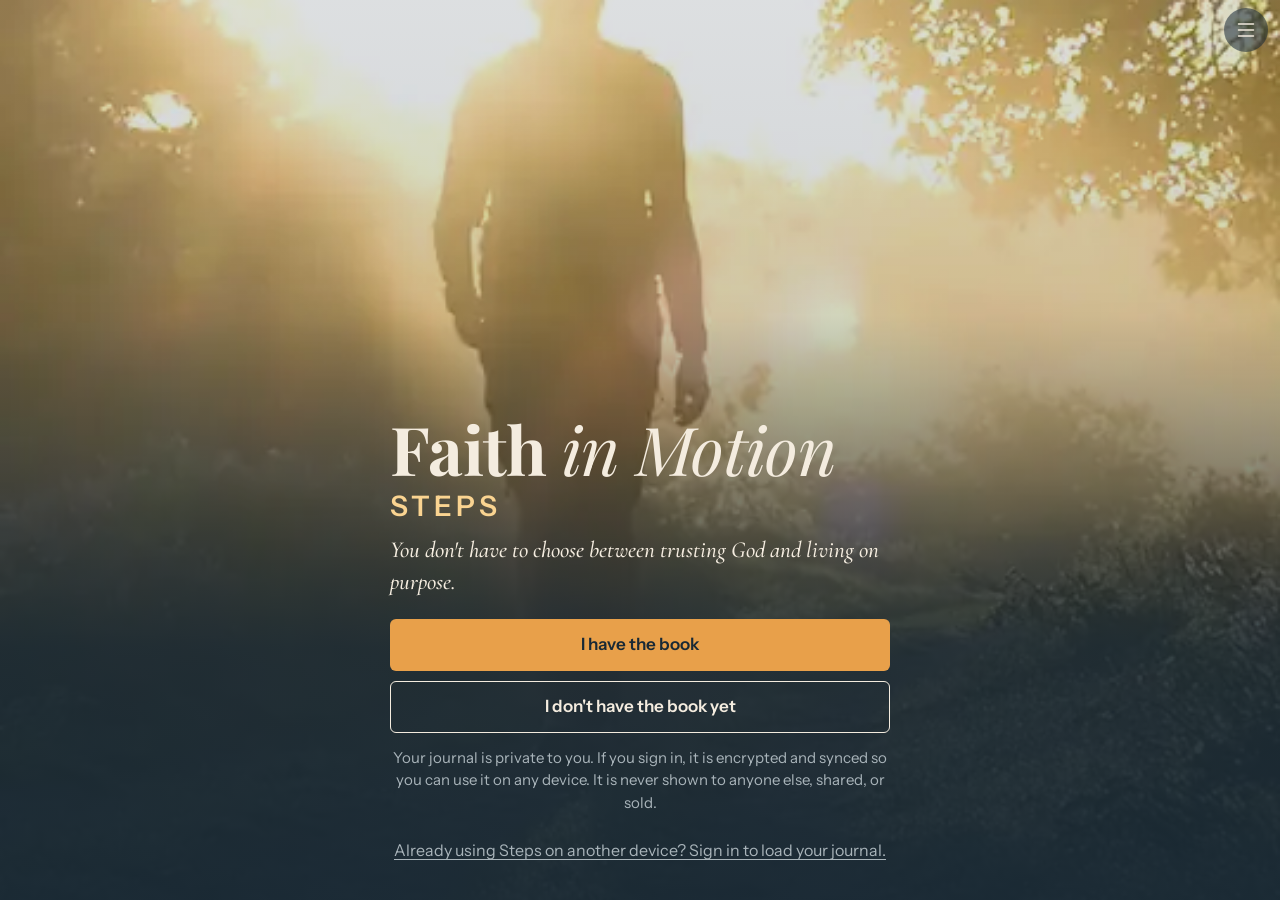
<file: app/index.html>
<!DOCTYPE html>
<html lang="en">
<head>
  <meta charset="utf-8" />
  <meta name="viewport" content="width=device-width, initial-scale=1, viewport-fit=cover" />
  <title>Faith in Motion: Steps</title>
  <meta name="description" content="A free companion for the book Faith in Motion. One step a week, with the book open beside you." />
  <meta name="theme-color" content="#192935" />
  <meta name="apple-mobile-web-app-capable" content="yes" />
  <meta name="mobile-web-app-capable" content="yes" />
  <meta name="apple-mobile-web-app-status-bar-style" content="black-translucent" />
  <meta name="apple-mobile-web-app-title" content="Steps" />
  <meta property="og:type" content="website" />
  <meta property="og:title" content="Faith in Motion: Steps" />
  <meta property="og:description" content="A free companion for the book Faith in Motion. One step a week, with the book open beside you." />
  <meta property="og:url" content="https://faithinmotionbook.com/app/" />
  <meta property="og:site_name" content="Faith in Motion" />
  <meta property="og:image" content="https://faithinmotionbook.com/app/img/og-steps-1200x630.jpg" />
  <meta property="og:image:secure_url" content="https://faithinmotionbook.com/app/img/og-steps-1200x630.jpg" />
  <meta property="og:image:type" content="image/jpeg" />
  <meta property="og:image:width" content="1200" />
  <meta property="og:image:height" content="630" />
  <meta property="og:image:alt" content="Faith in Motion: Steps, a free companion app. A walker heads into the sunrise beside the book cover." />
  <meta name="twitter:card" content="summary_large_image" />
  <meta name="twitter:title" content="Faith in Motion: Steps" />
  <meta name="twitter:description" content="A free companion for the book Faith in Motion. One step a week, with the book open beside you." />
  <meta name="twitter:image" content="https://faithinmotionbook.com/app/img/og-steps-1200x630.jpg" />
  <meta name="twitter:image:alt" content="Faith in Motion: Steps, a free companion app. A walker heads into the sunrise beside the book cover." />
  <link rel="manifest" href="/app/manifest.webmanifest" />
  <link rel="icon" href="/app/img/icon-192.png" type="image/png" />
  <link rel="apple-touch-icon" href="/app/img/icon-180.png" />
  <link rel="preload" href="/app/fonts/playfair-display-700.woff2" as="font" type="font/woff2" crossorigin />
  <link rel="preload" href="/app/fonts/cormorant-garamond-500.woff2" as="font" type="font/woff2" crossorigin />
  <link rel="preload" href="/app/fonts/instrument-sans-var.woff2" as="font" type="font/woff2" crossorigin />
  <link rel="stylesheet" href="/app/app.css" />
  <script type="module" src="/app/js/main.js"></script>
</head>
<body>
  <a class="skip" href="#main">Skip to content</a>
  <div id="app" aria-live="off"><main id="main" class="dark full"><noscript><p style="padding:24px;color:#F4ECDF">Faith in Motion: Steps needs JavaScript turned on.</p></noscript></main></div>
  <div id="announce" class="sr-only" aria-live="polite"></div>
</body>
</html>
</file>
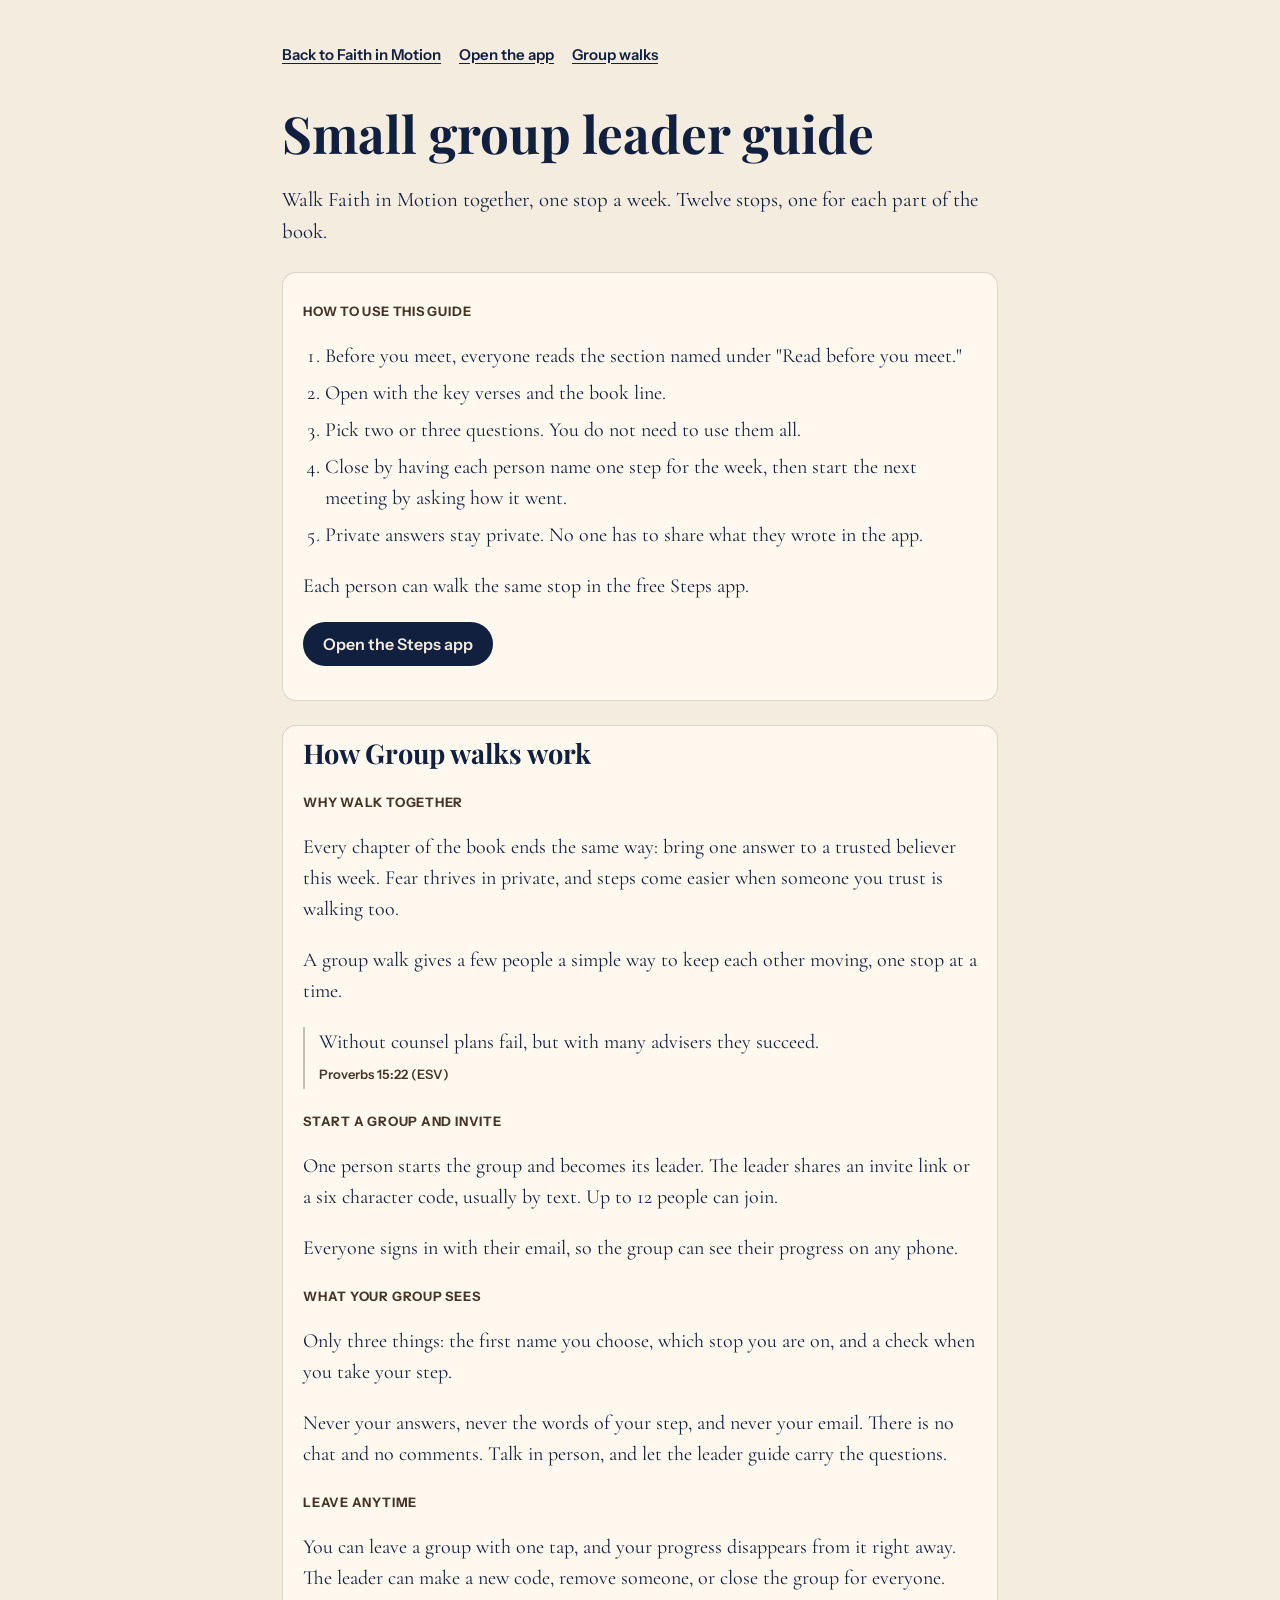
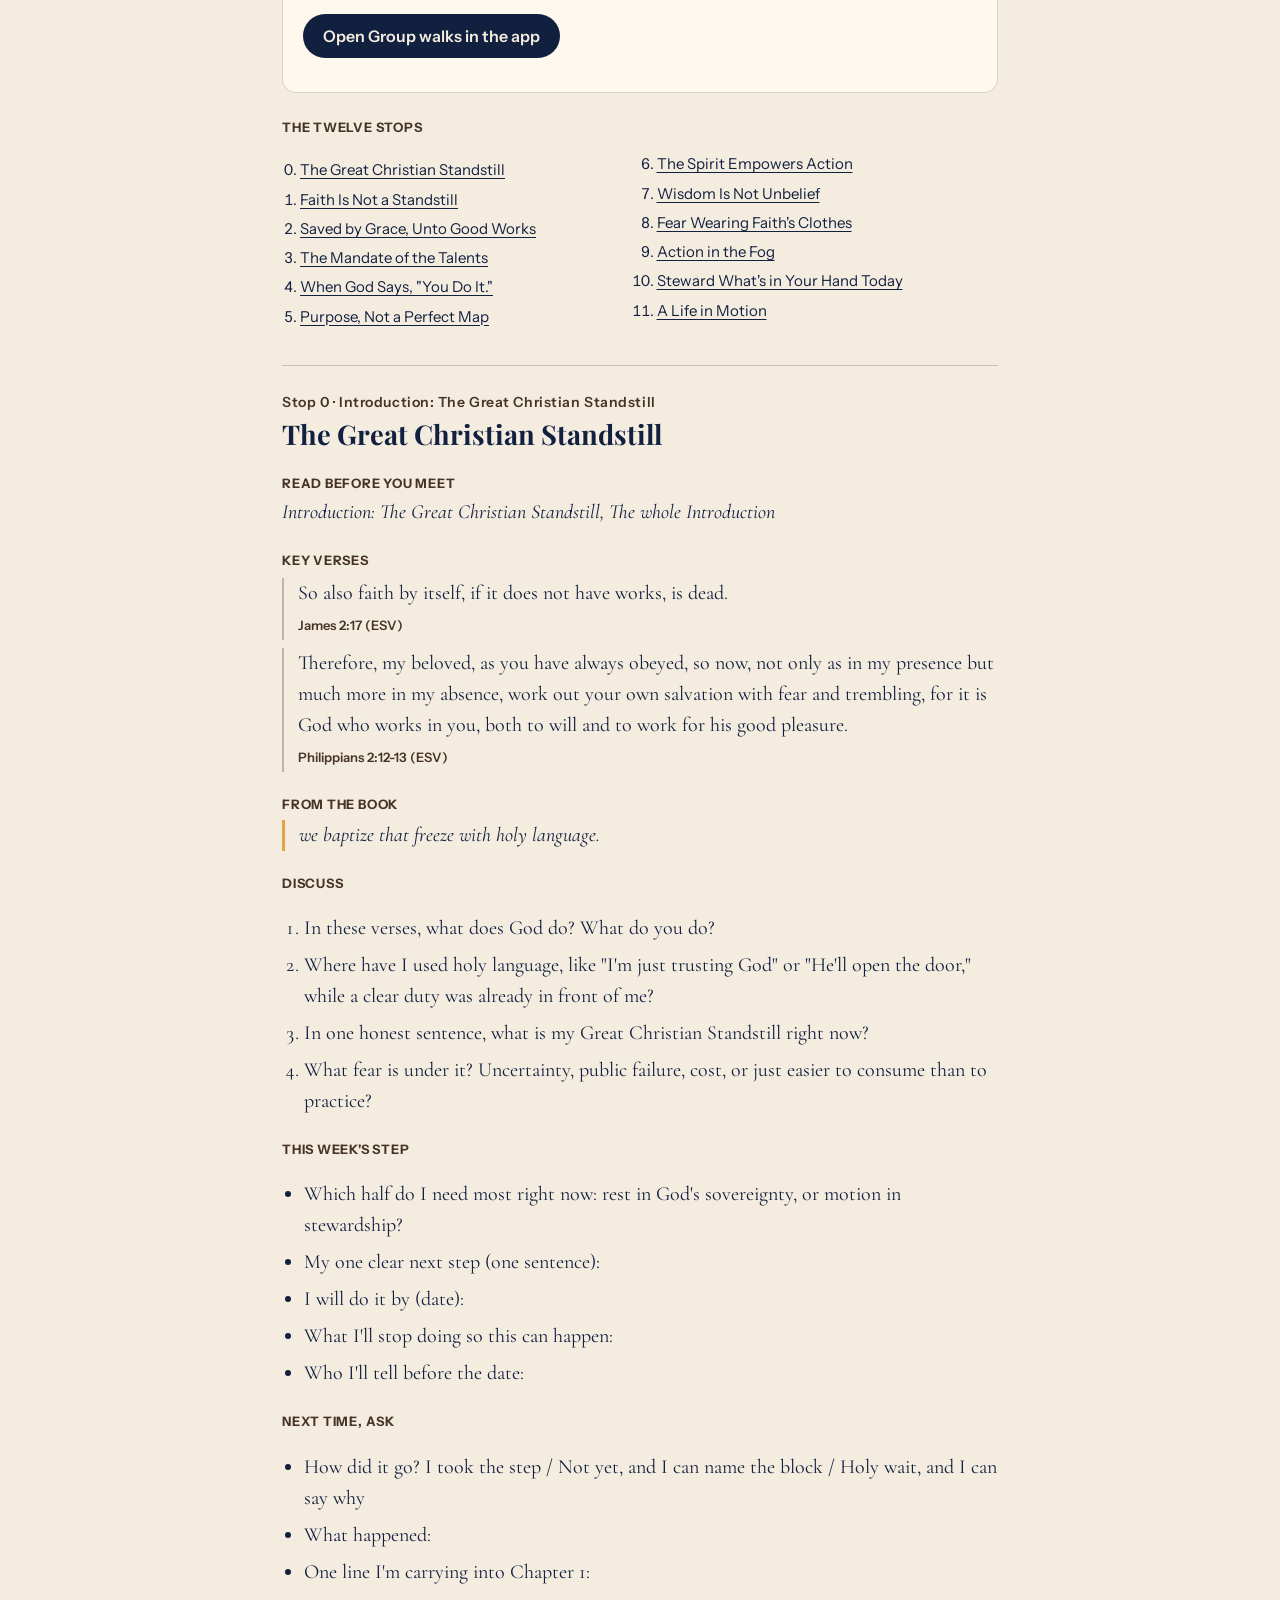
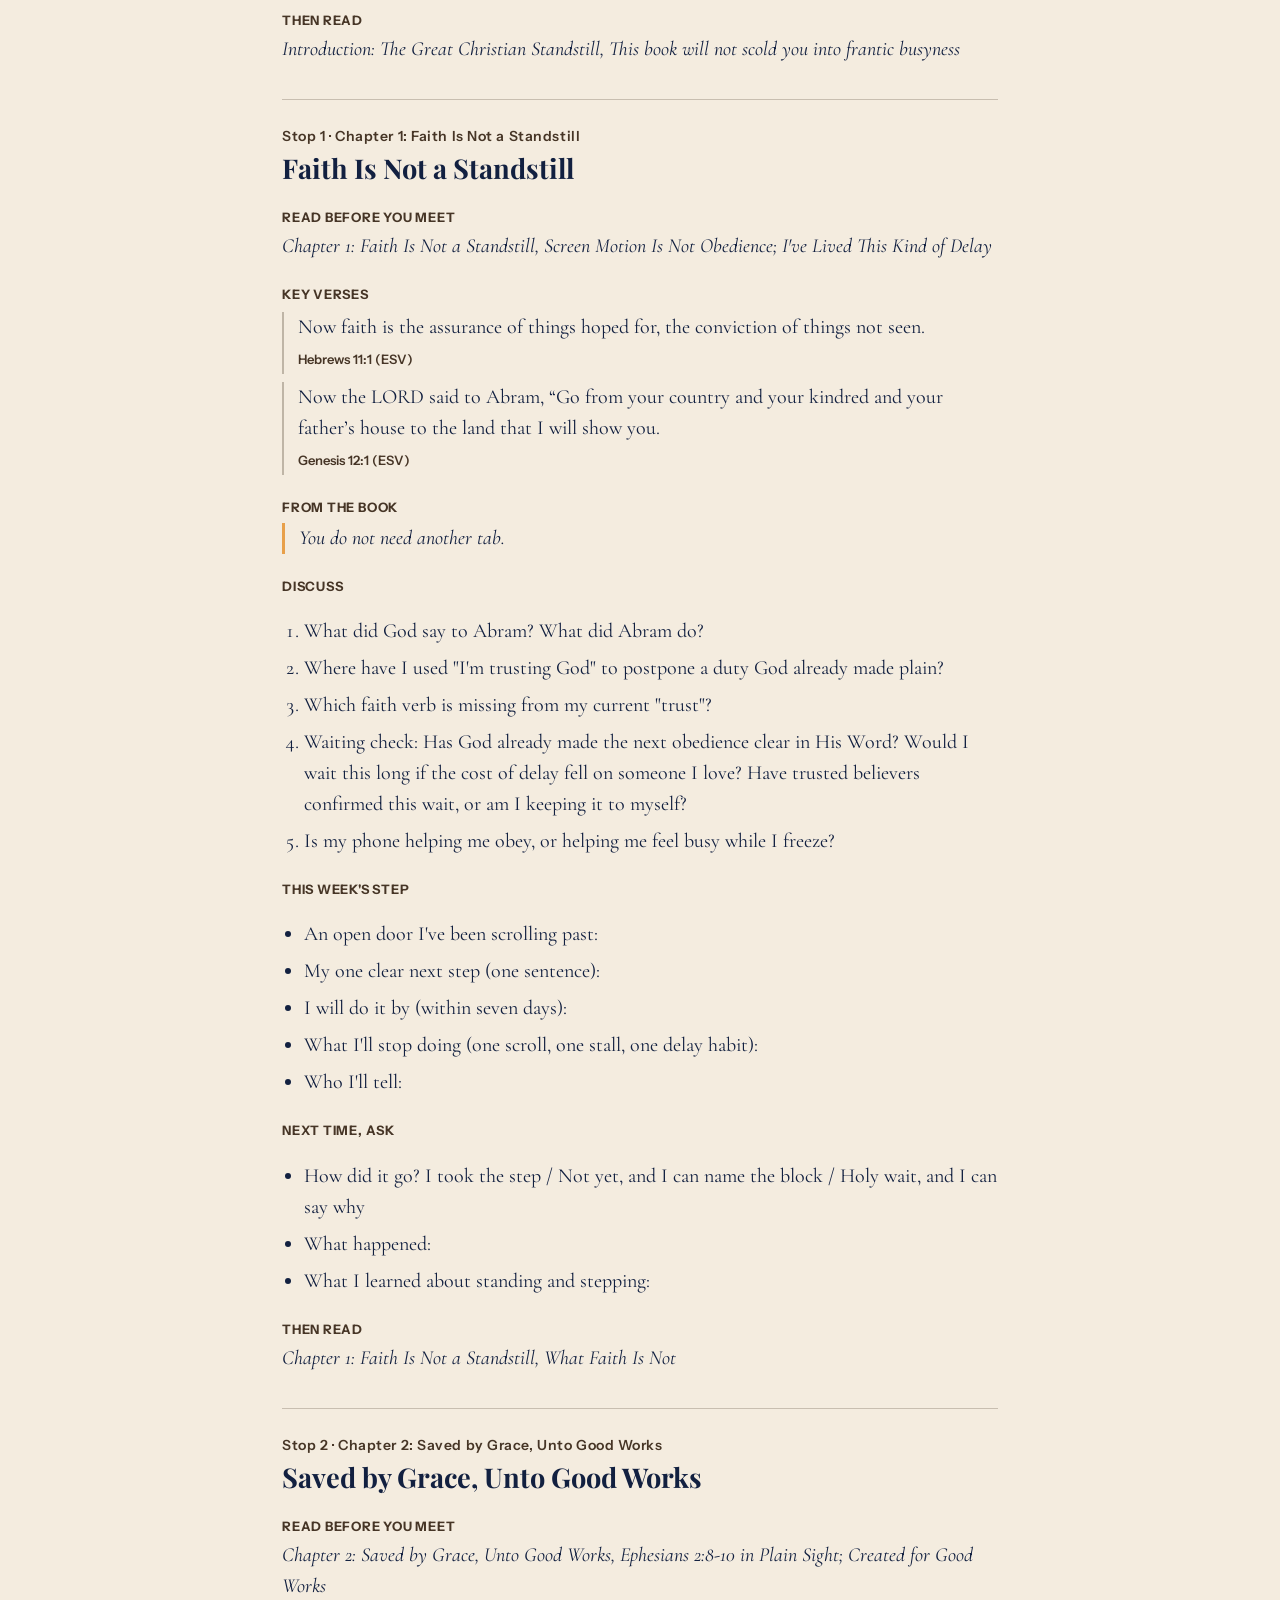
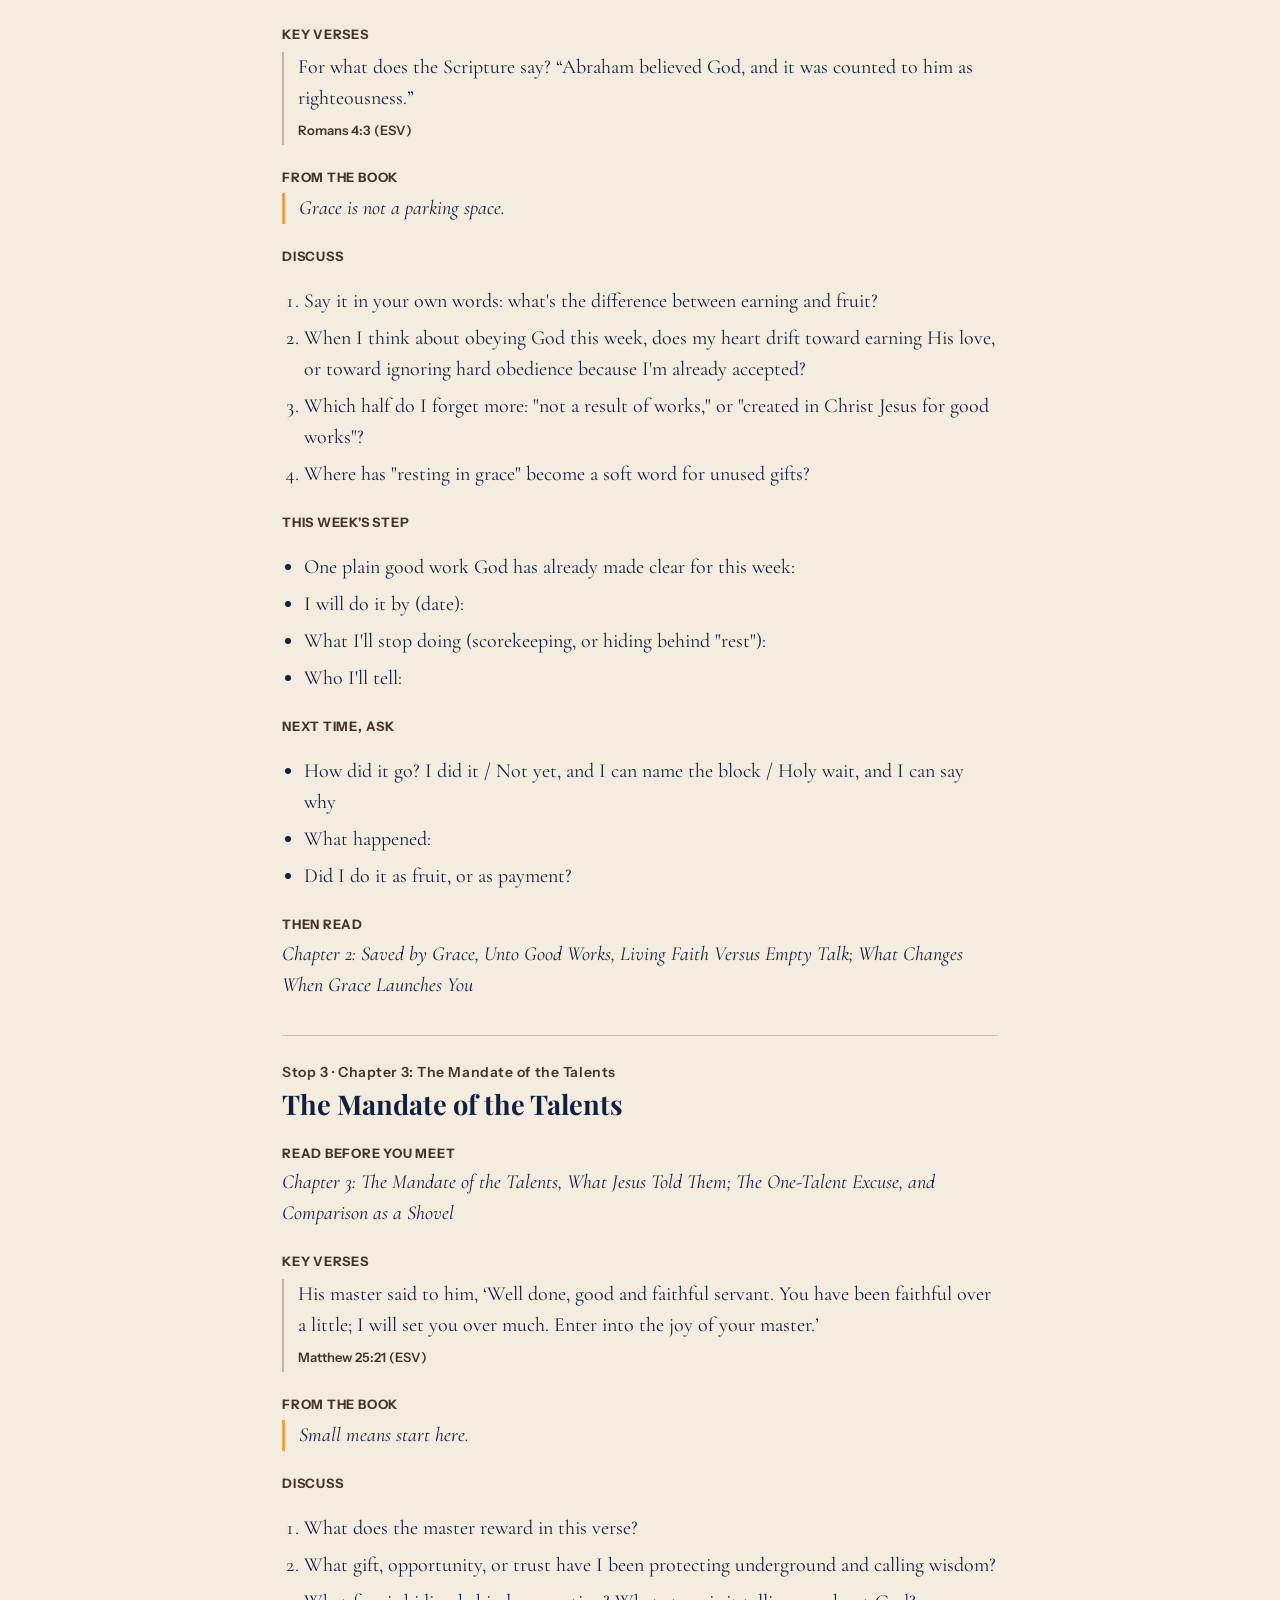
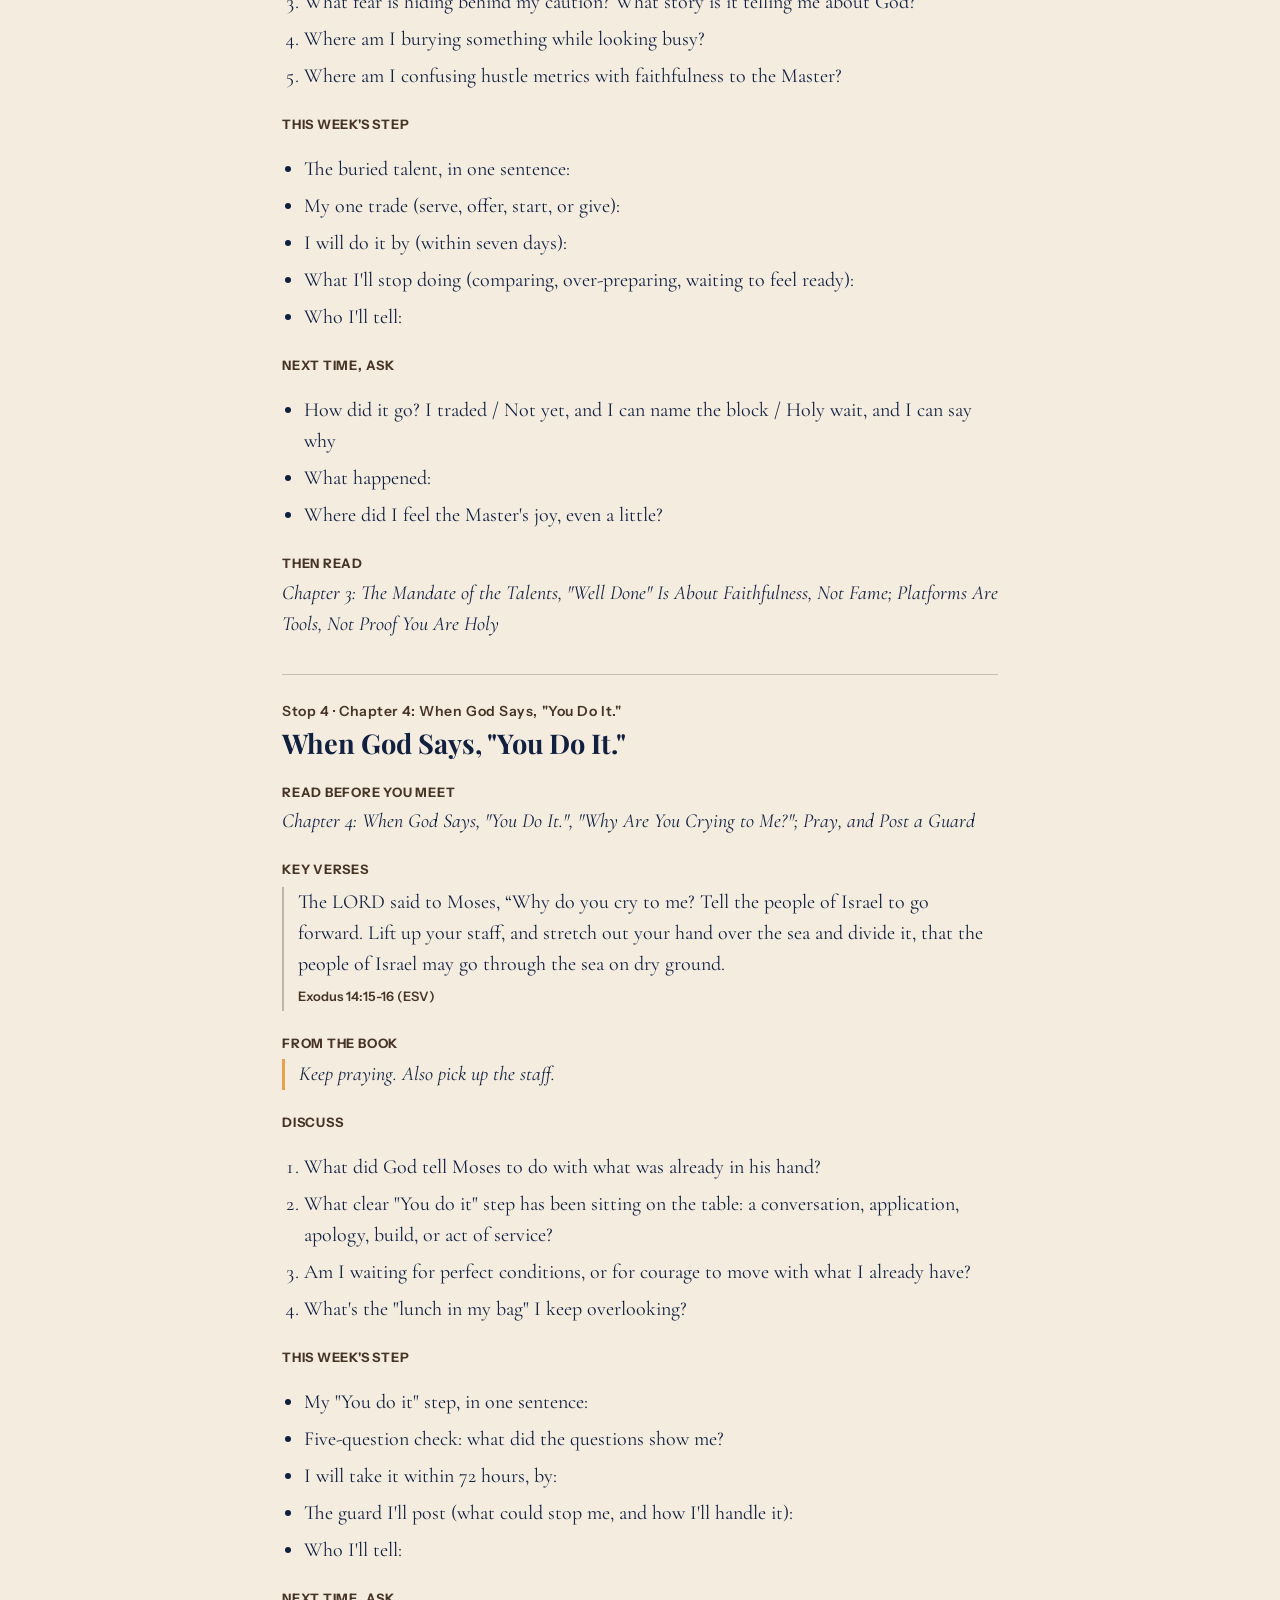
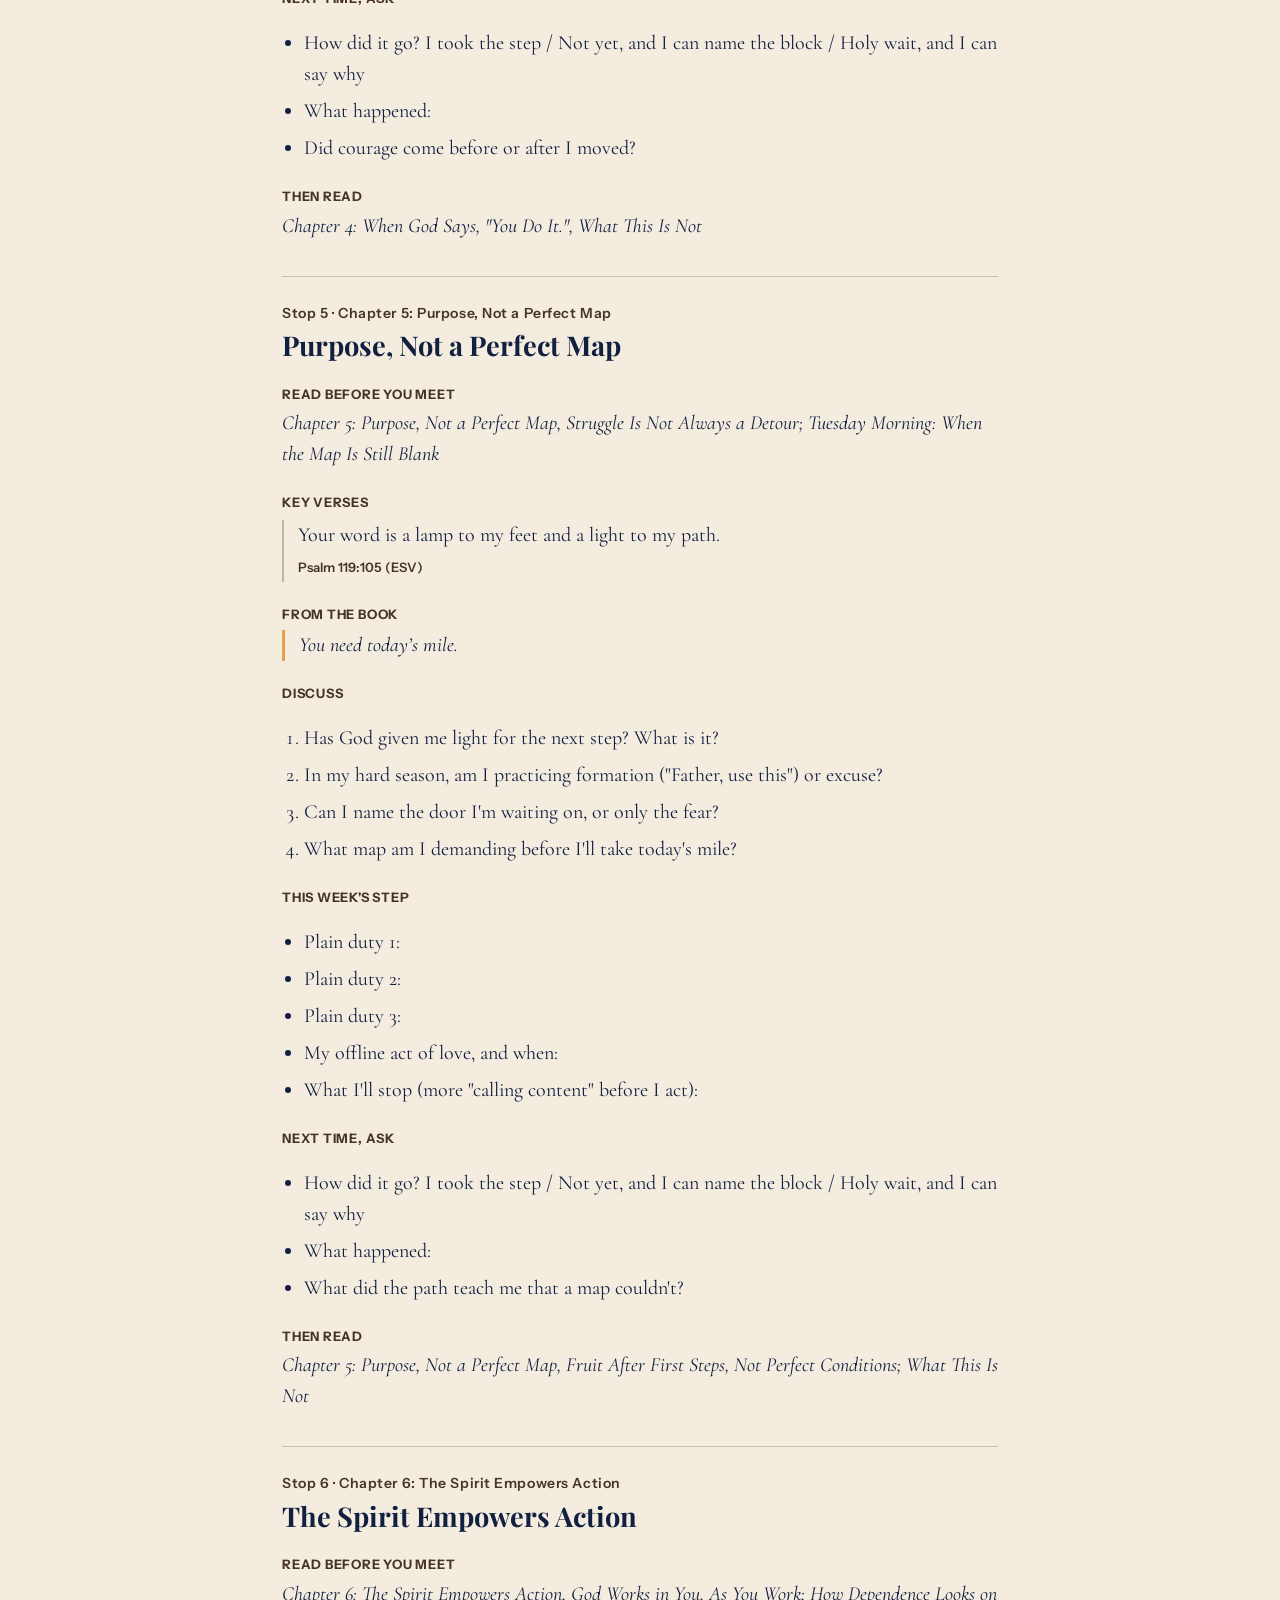
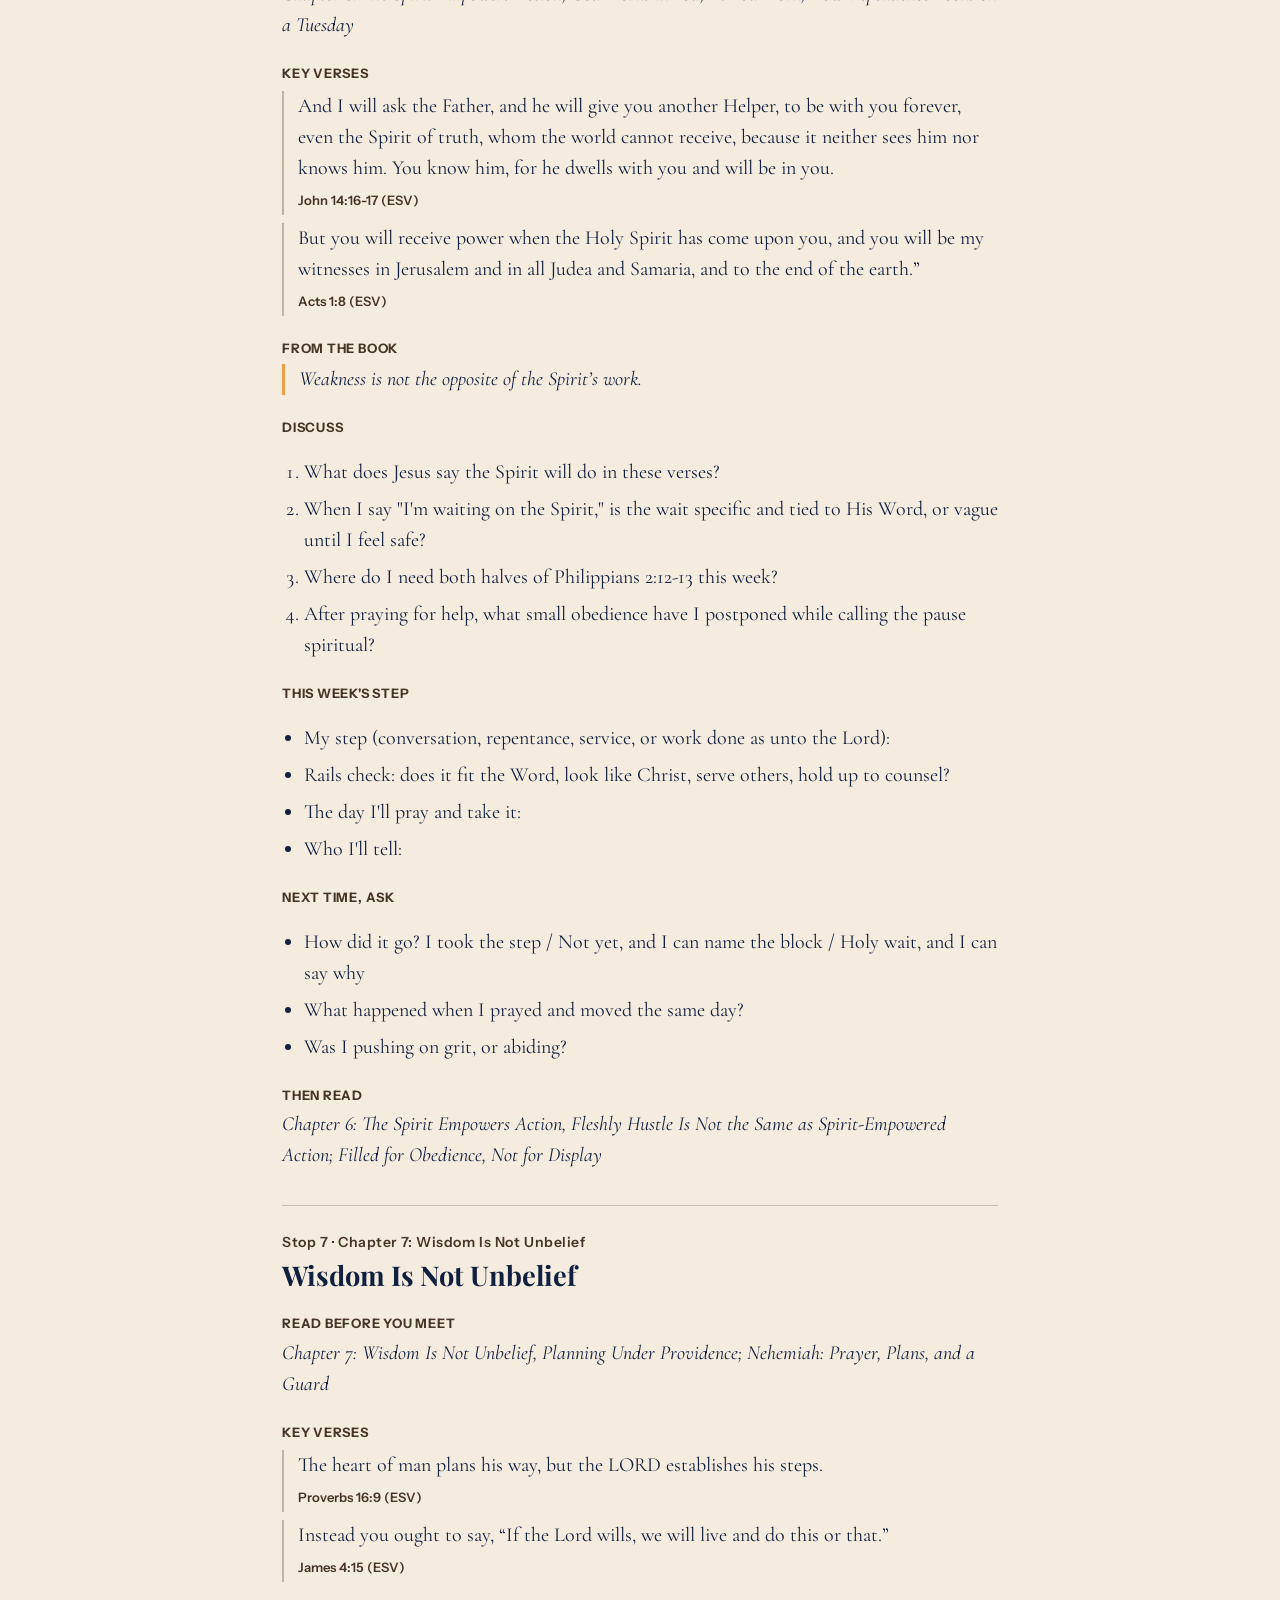
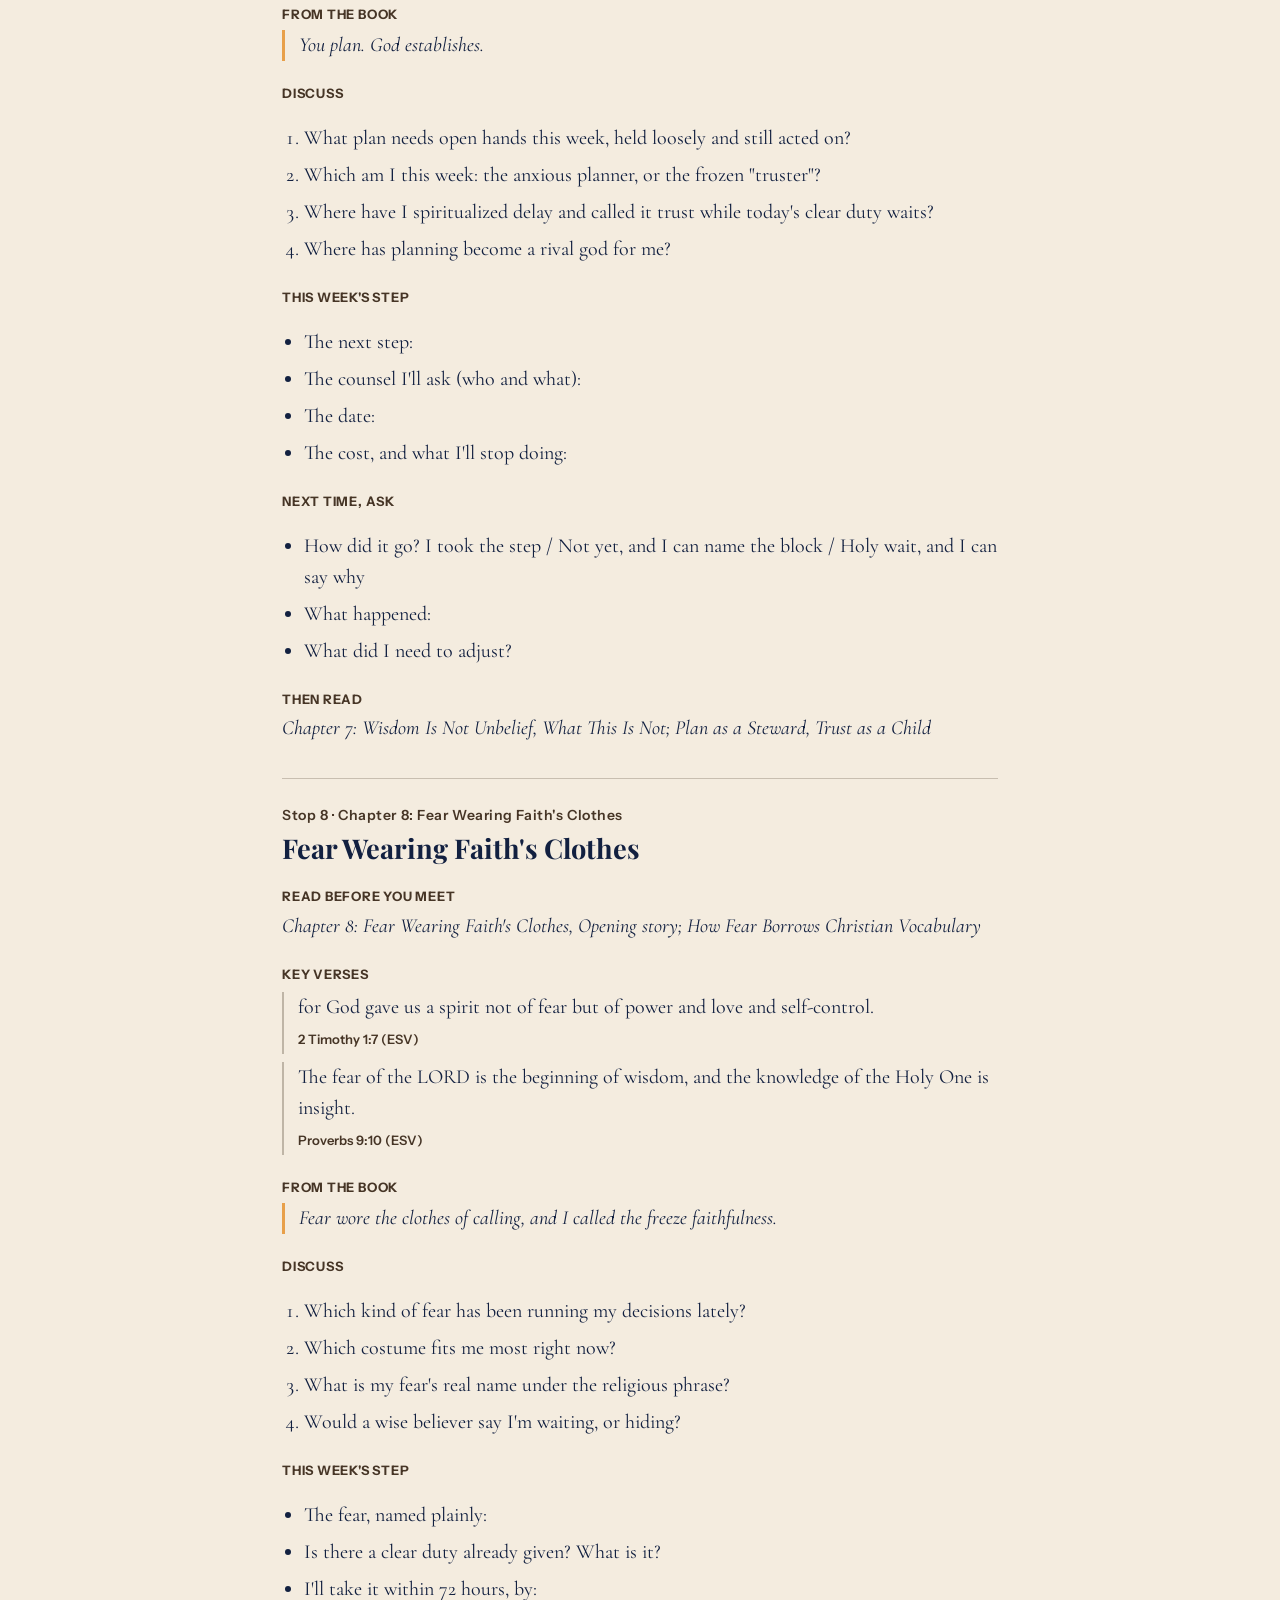
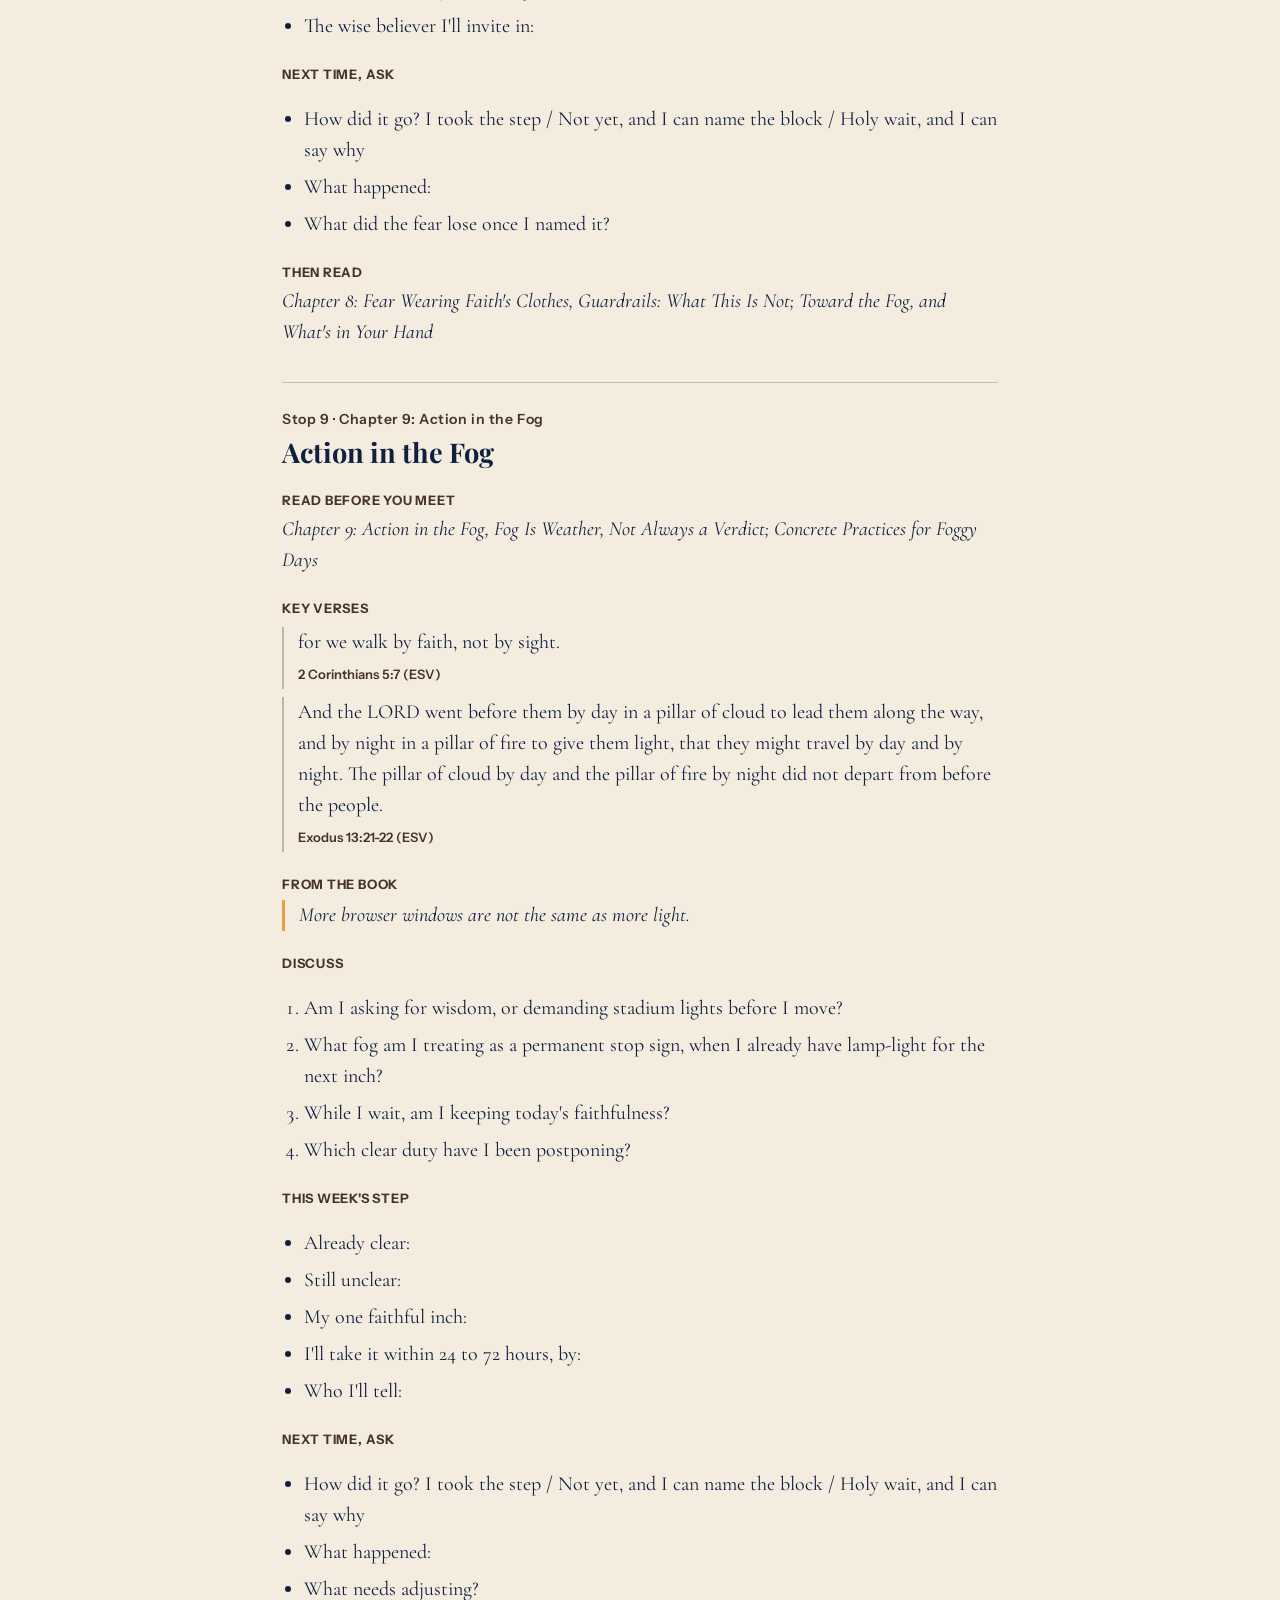
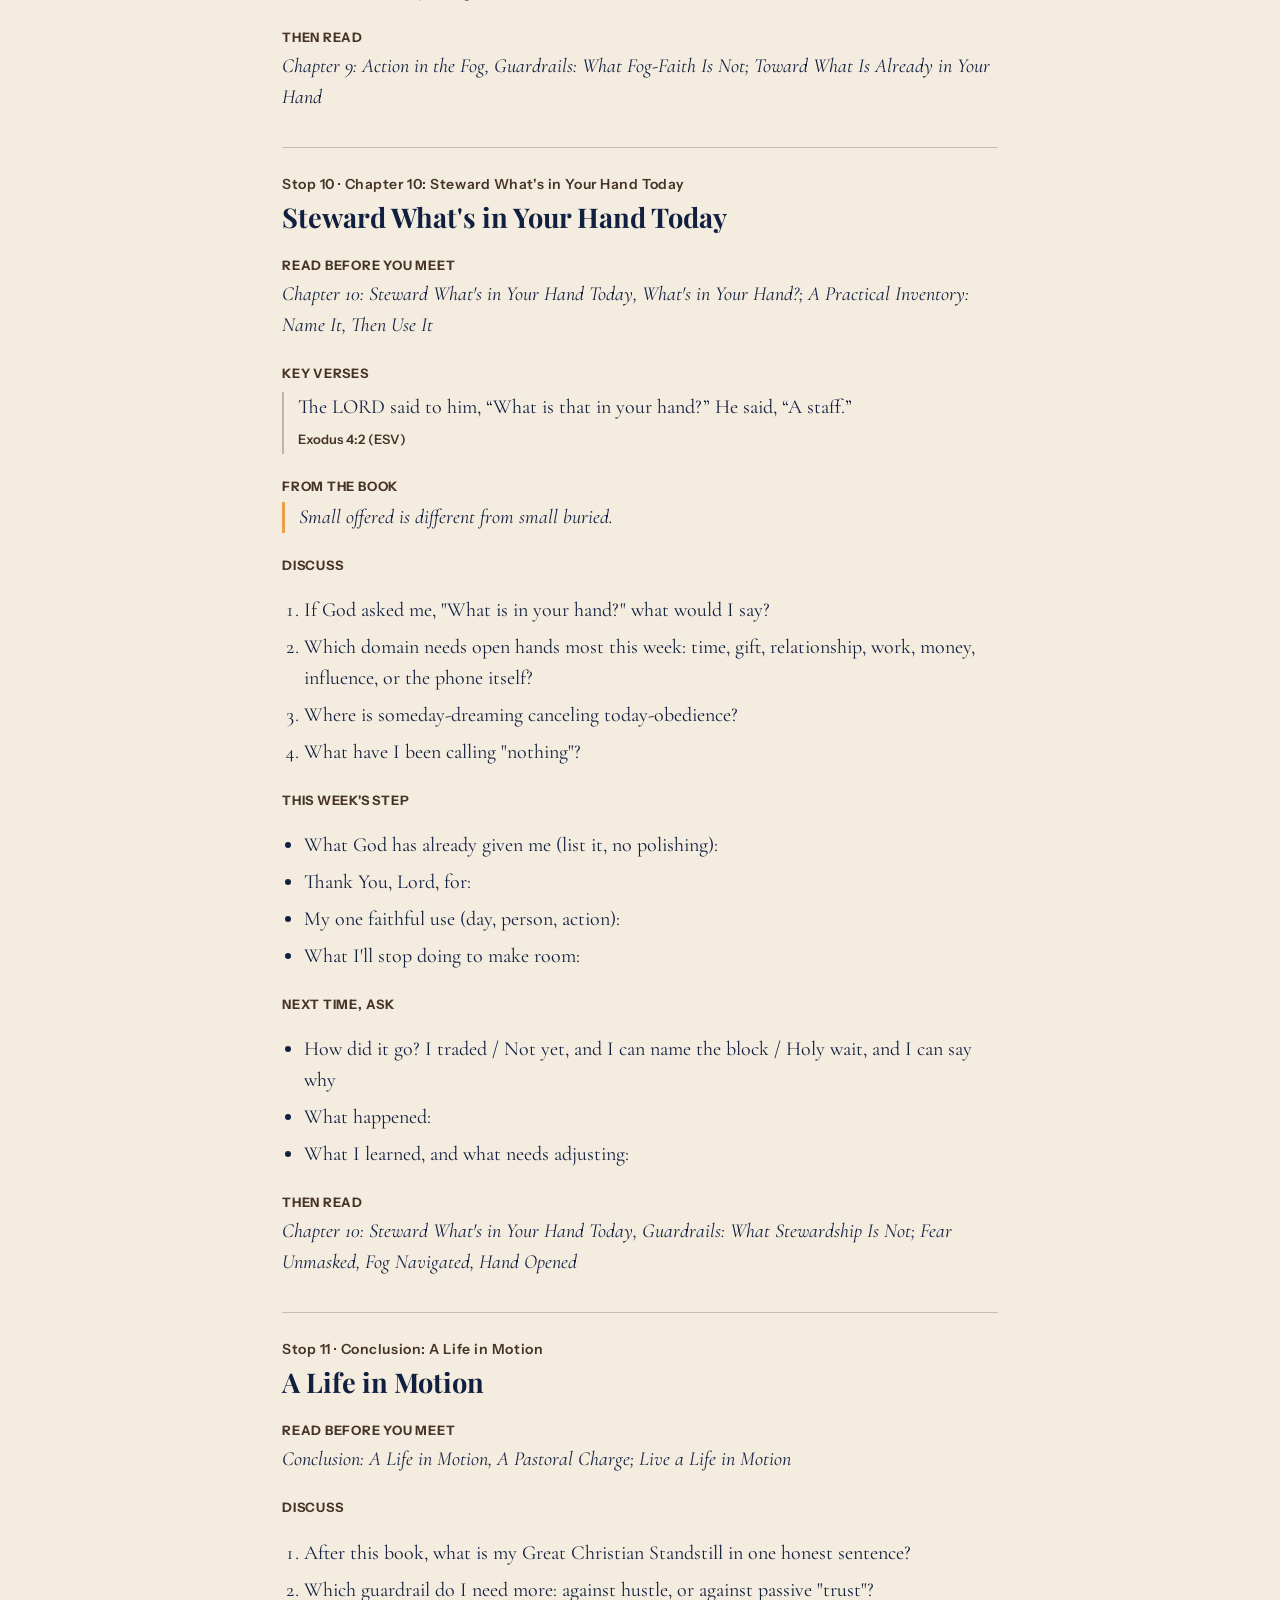
<file: groups/index.html>
<!doctype html>
<html lang="en">
<head>
<meta charset="utf-8" />
<meta name="viewport" content="width=device-width, initial-scale=1" />
<title>Small group leader guide | Faith in Motion</title>
<meta name="description" content="Walk Faith in Motion together, one stop a week. Twelve stops, one for each part of the book." />
<link rel="canonical" href="https://faithinmotionbook.com/groups/" />
<meta property="og:title" content="Small group leader guide | Faith in Motion" />
<meta property="og:description" content="Walk Faith in Motion together, one stop a week. Twelve stops, one for each part of the book." />
<meta property="og:type" content="website" />
<meta property="og:url" content="https://faithinmotionbook.com/groups/" />
<meta property="og:image" content="https://faithinmotionbook.com/assets/og-faith-in-motion-1200x630.jpg" />
<meta name="twitter:card" content="summary_large_image" />
<meta name="twitter:image" content="https://faithinmotionbook.com/assets/og-faith-in-motion-1200x630.jpg" />
<link rel="icon" href="/app/img/icon-192.png" />
<style>
@font-face { font-family: "Playfair Display"; font-style: normal; font-weight: 700; font-display: swap; src: url("/assets/fonts/playfair-display-normal.woff2") format("woff2"); }
@font-face { font-family: "Cormorant Garamond"; font-style: normal; font-weight: 400 600; font-display: swap; src: url("/assets/fonts/cormorant-garamond-normal.woff2") format("woff2"); }
@font-face { font-family: "Cormorant Garamond"; font-style: italic; font-weight: 400 500; font-display: swap; src: url("/assets/fonts/cormorant-garamond-italic.woff2") format("woff2"); }
@font-face { font-family: "Instrument Sans"; font-style: normal; font-weight: 400 700; font-display: swap; src: url("/app/fonts/instrument-sans-var.woff2") format("woff2"); }
:root { --navy: #122040; --cream: #F4ECDF; --umber: #463526; --amber: #E8A04A; }
* { box-sizing: border-box; }
body { margin: 0; background: var(--cream); color: var(--navy); font: 400 20px/1.55 "Cormorant Garamond", Georgia, serif; }
.top { display: flex; flex-wrap: wrap; gap: 6px 18px; font: 500 15px "Instrument Sans", system-ui, sans-serif; } .top a { display: inline-flex; align-items: center; min-height: 44px; }
.wrap { max-width: 760px; margin: 0 auto; padding: 32px 22px 80px; }
a { color: var(--navy); text-underline-offset: 3px; } a:focus-visible { outline: 2px solid var(--navy); outline-offset: 3px; }
.top { font: 600 15px/1.4 "Instrument Sans", system-ui, sans-serif; }
h1, h2 { font-family: "Playfair Display", Georgia, serif; line-height: 1.15; }
h1 { font-size: clamp(2.2rem, 6vw, 3.2rem); margin: 28px 0 10px; } h2 { font-size: 1.7rem; margin: 6px 0 14px; }
.lede { font-size: 1.3rem; }
.kicker, .label, .toc, .note, .draft-new { font-family: "Instrument Sans", system-ui, sans-serif; }
.kicker { font-size: 14px; font-weight: 600; letter-spacing: .04em; color: var(--umber); margin: 0; }
.label { font-size: 13px; font-weight: 700; letter-spacing: .06em; text-transform: uppercase; color: var(--umber); margin: 22px 0 4px; }
.ref { margin: 0; font-style: italic; }
.pull { font-style: italic; font-size: 1.25rem; border-left: 3px solid var(--amber); padding-left: 14px; margin: 6px 0; }
blockquote { margin: 8px 0; padding: 0 0 0 14px; border-left: 2px solid rgba(70,53,38,.3); } blockquote p { margin: 0; } cite { font: 600 13px "Instrument Sans", system-ui, sans-serif; color: var(--umber); font-style: normal; }
ol, ul { padding-left: 22px; } li { margin: 6px 0; }
.stop { border-top: 1px solid rgba(70,53,38,.25); padding-top: 26px; margin-top: 34px; }
.toc { font-size: 15px; columns: 2; padding-left: 18px; }
.card { background: #fff8ee; border: 1px solid rgba(70,53,38,.18); border-radius: 14px; padding: 6px 20px 14px; margin: 24px 0; }
.btn { display: inline-block; background: var(--navy); color: var(--cream); font: 600 16px "Instrument Sans", system-ui, sans-serif; padding: 12px 20px; border-radius: 999px; text-decoration: none; }
.note { font-size: 13px; color: var(--umber); margin-top: 40px; }
.draft-new { display: inline-block; vertical-align: middle; font-size: 11px; font-weight: 600; color: var(--umber); background: rgba(232,160,74,.12); border: 1px dashed rgba(232,160,74,.7); border-radius: 999px; padding: 3px 9px; letter-spacing: .02em; }
@media print { .top, .btn, .draft-new { display: none; } .stop { break-inside: avoid; } body { background: #fff; } }
</style>
</head>
<body>
<main class="wrap">
<nav class="top" aria-label="Site"><a href="/#groups">Back to Faith in Motion</a><a href="/app/">Open the app</a><a href="/app/groups">Group walks</a></nav>
<h1>Small group leader guide</h1>
<p class="lede">Walk Faith in Motion together, one stop a week. Twelve stops, one for each part of the book.</p>
<div class="card"><p class="label">How to use this guide</p><ol><li>Before you meet, everyone reads the section named under &quot;Read before you meet.&quot;</li><li>Open with the key verses and the book line.</li><li>Pick two or three questions. You do not need to use them all.</li><li>Close by having each person name one step for the week, then start the next meeting by asking how it went.</li><li>Private answers stay private. No one has to share what they wrote in the app.</li></ol>
<p>Each person can walk the same stop in the free Steps app.</p><p><a class="btn" href="/app/?src=groups">Open the Steps app</a></p></div>
<div class="card" id="group-walks"><h2>How Group walks work</h2><p class="label">Why walk together</p><p>Every chapter of the book ends the same way: bring one answer to a trusted believer this week. Fear thrives in private, and steps come easier when someone you trust is walking too.</p><p>A group walk gives a few people a simple way to keep each other moving, one stop at a time.</p><blockquote><p>Without counsel plans fail, but with many advisers they succeed.</p><cite>Proverbs 15:22 (ESV)</cite></blockquote><p class="label">Start a group and invite</p><p>One person starts the group and becomes its leader. The leader shares an invite link or a six character code, usually by text. Up to 12 people can join.</p><p>Everyone signs in with their email, so the group can see their progress on any phone.</p><p class="label">What your group sees</p><p>Only three things: the first name you choose, which stop you are on, and a check when you take your step.</p><p>Never your answers, never the words of your step, and never your email. There is no chat and no comments. Talk in person, and let the leader guide carry the questions.</p><p class="label">Leave anytime</p><p>You can leave a group with one tap, and your progress disappears from it right away. The leader can make a new code, remove someone, or close the group for everyone.</p>
<p><a class="btn" href="/app/groups">Open Group walks in the app</a></p></div>
<p class="label">The twelve stops</p>
<ol class="toc" start="0"><li><a href="#stop-0">The Great Christian Standstill</a></li><li><a href="#stop-1">Faith Is Not a Standstill</a></li><li><a href="#stop-2">Saved by Grace, Unto Good Works</a></li><li><a href="#stop-3">The Mandate of the Talents</a></li><li><a href="#stop-4">When God Says, &quot;You Do It.&quot;</a></li><li><a href="#stop-5">Purpose, Not a Perfect Map</a></li><li><a href="#stop-6">The Spirit Empowers Action</a></li><li><a href="#stop-7">Wisdom Is Not Unbelief</a></li><li><a href="#stop-8">Fear Wearing Faith's Clothes</a></li><li><a href="#stop-9">Action in the Fog</a></li><li><a href="#stop-10">Steward What's in Your Hand Today</a></li><li><a href="#stop-11">A Life in Motion</a></li></ol>
<section class="stop" id="stop-0" aria-labelledby="h-0">
  <p class="kicker">Stop 0 · Introduction: The Great Christian Standstill</p>
  <h2 id="h-0">The Great Christian Standstill</h2>
  <p class="label">Read before you meet</p><p class="ref">Introduction: The Great Christian Standstill, The whole Introduction</p>
  <p class="label">Key verses</p><blockquote><p>So also faith by itself, if it does not have works, is dead.</p><cite>James 2:17 (ESV)</cite></blockquote><blockquote><p>Therefore, my beloved, as you have always obeyed, so now, not only as in my presence but much more in my absence, work out your own salvation with fear and trembling, for it is God who works in you, both to will and to work for his good pleasure.</p><cite>Philippians 2:12-13 (ESV)</cite></blockquote>
  <p class="label">From the book</p><p class="pull">we baptize that freeze with holy language.</p>
  <p class="label">Discuss</p><ol><li>In these verses, what does God do? What do you do?</li><li>Where have I used holy language, like &quot;I'm just trusting God&quot; or &quot;He'll open the door,&quot; while a clear duty was already in front of me?</li><li>In one honest sentence, what is my Great Christian Standstill right now?</li><li>What fear is under it? Uncertainty, public failure, cost, or just easier to consume than to practice?</li></ol>
  <p class="label">This week's step</p><ul><li>Which half do I need most right now: rest in God's sovereignty, or motion in stewardship?</li><li>My one clear next step (one sentence):</li><li>I will do it by (date):</li><li>What I'll stop doing so this can happen:</li><li>Who I'll tell before the date:</li></ul>
  <p class="label">Next time, ask</p><ul><li>How did it go? I took the step / Not yet, and I can name the block / Holy wait, and I can say why</li><li>What happened:</li><li>One line I'm carrying into Chapter 1:</li></ul>
  <p class="label">Then read</p><p class="ref">Introduction: The Great Christian Standstill, This book will not scold you into frantic busyness</p>
</section>
<section class="stop" id="stop-1" aria-labelledby="h-1">
  <p class="kicker">Stop 1 · Chapter 1: Faith Is Not a Standstill</p>
  <h2 id="h-1">Faith Is Not a Standstill</h2>
  <p class="label">Read before you meet</p><p class="ref">Chapter 1: Faith Is Not a Standstill, Screen Motion Is Not Obedience; I've Lived This Kind of Delay</p>
  <p class="label">Key verses</p><blockquote><p>Now faith is the assurance of things hoped for, the conviction of things not seen.</p><cite>Hebrews 11:1 (ESV)</cite></blockquote><blockquote><p>Now the LORD said to Abram, “Go from your country and your kindred and your father’s house to the land that I will show you.</p><cite>Genesis 12:1 (ESV)</cite></blockquote>
  <p class="label">From the book</p><p class="pull">You do not need another tab.</p>
  <p class="label">Discuss</p><ol><li>What did God say to Abram? What did Abram do?</li><li>Where have I used &quot;I'm trusting God&quot; to postpone a duty God already made plain?</li><li>Which faith verb is missing from my current &quot;trust&quot;?</li><li>Waiting check: Has God already made the next obedience clear in His Word? Would I wait this long if the cost of delay fell on someone I love? Have trusted believers confirmed this wait, or am I keeping it to myself?</li><li>Is my phone helping me obey, or helping me feel busy while I freeze?</li></ol>
  <p class="label">This week's step</p><ul><li>An open door I've been scrolling past:</li><li>My one clear next step (one sentence):</li><li>I will do it by (within seven days):</li><li>What I'll stop doing (one scroll, one stall, one delay habit):</li><li>Who I'll tell:</li></ul>
  <p class="label">Next time, ask</p><ul><li>How did it go? I took the step / Not yet, and I can name the block / Holy wait, and I can say why</li><li>What happened:</li><li>What I learned about standing and stepping:</li></ul>
  <p class="label">Then read</p><p class="ref">Chapter 1: Faith Is Not a Standstill, What Faith Is Not</p>
</section>
<section class="stop" id="stop-2" aria-labelledby="h-2">
  <p class="kicker">Stop 2 · Chapter 2: Saved by Grace, Unto Good Works</p>
  <h2 id="h-2">Saved by Grace, Unto Good Works</h2>
  <p class="label">Read before you meet</p><p class="ref">Chapter 2: Saved by Grace, Unto Good Works, Ephesians 2:8-10 in Plain Sight; Created for Good Works</p>
  <p class="label">Key verses</p><blockquote><p>For what does the Scripture say? “Abraham believed God, and it was counted to him as righteousness.”</p><cite>Romans 4:3 (ESV)</cite></blockquote>
  <p class="label">From the book</p><p class="pull">Grace is not a parking space.</p>
  <p class="label">Discuss</p><ol><li>Say it in your own words: what's the difference between earning and fruit?</li><li>When I think about obeying God this week, does my heart drift toward earning His love, or toward ignoring hard obedience because I'm already accepted?</li><li>Which half do I forget more: &quot;not a result of works,&quot; or &quot;created in Christ Jesus for good works&quot;?</li><li>Where has &quot;resting in grace&quot; become a soft word for unused gifts?</li></ol>
  <p class="label">This week's step</p><ul><li>One plain good work God has already made clear for this week:</li><li>I will do it by (date):</li><li>What I'll stop doing (scorekeeping, or hiding behind &quot;rest&quot;):</li><li>Who I'll tell:</li></ul>
  <p class="label">Next time, ask</p><ul><li>How did it go? I did it / Not yet, and I can name the block / Holy wait, and I can say why</li><li>What happened:</li><li>Did I do it as fruit, or as payment?</li></ul>
  <p class="label">Then read</p><p class="ref">Chapter 2: Saved by Grace, Unto Good Works, Living Faith Versus Empty Talk; What Changes When Grace Launches You</p>
</section>
<section class="stop" id="stop-3" aria-labelledby="h-3">
  <p class="kicker">Stop 3 · Chapter 3: The Mandate of the Talents</p>
  <h2 id="h-3">The Mandate of the Talents</h2>
  <p class="label">Read before you meet</p><p class="ref">Chapter 3: The Mandate of the Talents, What Jesus Told Them; The One-Talent Excuse, and Comparison as a Shovel</p>
  <p class="label">Key verses</p><blockquote><p>His master said to him, ‘Well done, good and faithful servant. You have been faithful over a little; I will set you over much. Enter into the joy of your master.’</p><cite>Matthew 25:21 (ESV)</cite></blockquote>
  <p class="label">From the book</p><p class="pull">Small means start here.</p>
  <p class="label">Discuss</p><ol><li>What does the master reward in this verse?</li><li>What gift, opportunity, or trust have I been protecting underground and calling wisdom?</li><li>What fear is hiding behind my caution? What story is it telling me about God?</li><li>Where am I burying something while looking busy?</li><li>Where am I confusing hustle metrics with faithfulness to the Master?</li></ol>
  <p class="label">This week's step</p><ul><li>The buried talent, in one sentence:</li><li>My one trade (serve, offer, start, or give):</li><li>I will do it by (within seven days):</li><li>What I'll stop doing (comparing, over-preparing, waiting to feel ready):</li><li>Who I'll tell:</li></ul>
  <p class="label">Next time, ask</p><ul><li>How did it go? I traded / Not yet, and I can name the block / Holy wait, and I can say why</li><li>What happened:</li><li>Where did I feel the Master's joy, even a little?</li></ul>
  <p class="label">Then read</p><p class="ref">Chapter 3: The Mandate of the Talents, &quot;Well Done&quot; Is About Faithfulness, Not Fame; Platforms Are Tools, Not Proof You Are Holy</p>
</section>
<section class="stop" id="stop-4" aria-labelledby="h-4">
  <p class="kicker">Stop 4 · Chapter 4: When God Says, &quot;You Do It.&quot;</p>
  <h2 id="h-4">When God Says, &quot;You Do It.&quot;</h2>
  <p class="label">Read before you meet</p><p class="ref">Chapter 4: When God Says, &quot;You Do It.&quot;, &quot;Why Are You Crying to Me?&quot;; Pray, and Post a Guard</p>
  <p class="label">Key verses</p><blockquote><p>The LORD said to Moses, “Why do you cry to me? Tell the people of Israel to go forward. Lift up your staff, and stretch out your hand over the sea and divide it, that the people of Israel may go through the sea on dry ground.</p><cite>Exodus 14:15-16 (ESV)</cite></blockquote>
  <p class="label">From the book</p><p class="pull">Keep praying. Also pick up the staff.</p>
  <p class="label">Discuss</p><ol><li>What did God tell Moses to do with what was already in his hand?</li><li>What clear &quot;You do it&quot; step has been sitting on the table: a conversation, application, apology, build, or act of service?</li><li>Am I waiting for perfect conditions, or for courage to move with what I already have?</li><li>What's the &quot;lunch in my bag&quot; I keep overlooking?</li></ol>
  <p class="label">This week's step</p><ul><li>My &quot;You do it&quot; step, in one sentence:</li><li>Five-question check: what did the questions show me?</li><li>I will take it within 72 hours, by:</li><li>The guard I'll post (what could stop me, and how I'll handle it):</li><li>Who I'll tell:</li></ul>
  <p class="label">Next time, ask</p><ul><li>How did it go? I took the step / Not yet, and I can name the block / Holy wait, and I can say why</li><li>What happened:</li><li>Did courage come before or after I moved?</li></ul>
  <p class="label">Then read</p><p class="ref">Chapter 4: When God Says, &quot;You Do It.&quot;, What This Is Not</p>
</section>
<section class="stop" id="stop-5" aria-labelledby="h-5">
  <p class="kicker">Stop 5 · Chapter 5: Purpose, Not a Perfect Map</p>
  <h2 id="h-5">Purpose, Not a Perfect Map</h2>
  <p class="label">Read before you meet</p><p class="ref">Chapter 5: Purpose, Not a Perfect Map, Struggle Is Not Always a Detour; Tuesday Morning: When the Map Is Still Blank</p>
  <p class="label">Key verses</p><blockquote><p>Your word is a lamp to my feet and a light to my path.</p><cite>Psalm 119:105 (ESV)</cite></blockquote>
  <p class="label">From the book</p><p class="pull">You need today’s mile.</p>
  <p class="label">Discuss</p><ol><li>Has God given me light for the next step? What is it?</li><li>In my hard season, am I practicing formation (&quot;Father, use this&quot;) or excuse?</li><li>Can I name the door I'm waiting on, or only the fear?</li><li>What map am I demanding before I'll take today's mile?</li></ol>
  <p class="label">This week's step</p><ul><li>Plain duty 1:</li><li>Plain duty 2:</li><li>Plain duty 3:</li><li>My offline act of love, and when:</li><li>What I'll stop (more &quot;calling content&quot; before I act):</li></ul>
  <p class="label">Next time, ask</p><ul><li>How did it go? I took the step / Not yet, and I can name the block / Holy wait, and I can say why</li><li>What happened:</li><li>What did the path teach me that a map couldn't?</li></ul>
  <p class="label">Then read</p><p class="ref">Chapter 5: Purpose, Not a Perfect Map, Fruit After First Steps, Not Perfect Conditions; What This Is Not</p>
</section>
<section class="stop" id="stop-6" aria-labelledby="h-6">
  <p class="kicker">Stop 6 · Chapter 6: The Spirit Empowers Action</p>
  <h2 id="h-6">The Spirit Empowers Action</h2>
  <p class="label">Read before you meet</p><p class="ref">Chapter 6: The Spirit Empowers Action, God Works in You, As You Work; How Dependence Looks on a Tuesday</p>
  <p class="label">Key verses</p><blockquote><p>And I will ask the Father, and he will give you another Helper, to be with you forever, even the Spirit of truth, whom the world cannot receive, because it neither sees him nor knows him. You know him, for he dwells with you and will be in you.</p><cite>John 14:16-17 (ESV)</cite></blockquote><blockquote><p>But you will receive power when the Holy Spirit has come upon you, and you will be my witnesses in Jerusalem and in all Judea and Samaria, and to the end of the earth.”</p><cite>Acts 1:8 (ESV)</cite></blockquote>
  <p class="label">From the book</p><p class="pull">Weakness is not the opposite of the Spirit’s work.</p>
  <p class="label">Discuss</p><ol><li>What does Jesus say the Spirit will do in these verses?</li><li>When I say &quot;I'm waiting on the Spirit,&quot; is the wait specific and tied to His Word, or vague until I feel safe?</li><li>Where do I need both halves of Philippians 2:12-13 this week?</li><li>After praying for help, what small obedience have I postponed while calling the pause spiritual?</li></ol>
  <p class="label">This week's step</p><ul><li>My step (conversation, repentance, service, or work done as unto the Lord):</li><li>Rails check: does it fit the Word, look like Christ, serve others, hold up to counsel?</li><li>The day I'll pray and take it:</li><li>Who I'll tell:</li></ul>
  <p class="label">Next time, ask</p><ul><li>How did it go? I took the step / Not yet, and I can name the block / Holy wait, and I can say why</li><li>What happened when I prayed and moved the same day?</li><li>Was I pushing on grit, or abiding?</li></ul>
  <p class="label">Then read</p><p class="ref">Chapter 6: The Spirit Empowers Action, Fleshly Hustle Is Not the Same as Spirit-Empowered Action; Filled for Obedience, Not for Display</p>
</section>
<section class="stop" id="stop-7" aria-labelledby="h-7">
  <p class="kicker">Stop 7 · Chapter 7: Wisdom Is Not Unbelief</p>
  <h2 id="h-7">Wisdom Is Not Unbelief</h2>
  <p class="label">Read before you meet</p><p class="ref">Chapter 7: Wisdom Is Not Unbelief, Planning Under Providence; Nehemiah: Prayer, Plans, and a Guard</p>
  <p class="label">Key verses</p><blockquote><p>The heart of man plans his way, but the LORD establishes his steps.</p><cite>Proverbs 16:9 (ESV)</cite></blockquote><blockquote><p>Instead you ought to say, “If the Lord wills, we will live and do this or that.”</p><cite>James 4:15 (ESV)</cite></blockquote>
  <p class="label">From the book</p><p class="pull">You plan. God establishes.</p>
  <p class="label">Discuss</p><ol><li>What plan needs open hands this week, held loosely and still acted on?</li><li>Which am I this week: the anxious planner, or the frozen &quot;truster&quot;?</li><li>Where have I spiritualized delay and called it trust while today's clear duty waits?</li><li>Where has planning become a rival god for me?</li></ol>
  <p class="label">This week's step</p><ul><li>The next step:</li><li>The counsel I'll ask (who and what):</li><li>The date:</li><li>The cost, and what I'll stop doing:</li></ul>
  <p class="label">Next time, ask</p><ul><li>How did it go? I took the step / Not yet, and I can name the block / Holy wait, and I can say why</li><li>What happened:</li><li>What did I need to adjust?</li></ul>
  <p class="label">Then read</p><p class="ref">Chapter 7: Wisdom Is Not Unbelief, What This Is Not; Plan as a Steward, Trust as a Child</p>
</section>
<section class="stop" id="stop-8" aria-labelledby="h-8">
  <p class="kicker">Stop 8 · Chapter 8: Fear Wearing Faith's Clothes</p>
  <h2 id="h-8">Fear Wearing Faith's Clothes</h2>
  <p class="label">Read before you meet</p><p class="ref">Chapter 8: Fear Wearing Faith's Clothes, Opening story; How Fear Borrows Christian Vocabulary</p>
  <p class="label">Key verses</p><blockquote><p>for God gave us a spirit not of fear but of power and love and self-control.</p><cite>2 Timothy 1:7 (ESV)</cite></blockquote><blockquote><p>The fear of the LORD is the beginning of wisdom, and the knowledge of the Holy One is insight.</p><cite>Proverbs 9:10 (ESV)</cite></blockquote>
  <p class="label">From the book</p><p class="pull">Fear wore the clothes of calling, and I called the freeze faithfulness.</p>
  <p class="label">Discuss</p><ol><li>Which kind of fear has been running my decisions lately?</li><li>Which costume fits me most right now?</li><li>What is my fear's real name under the religious phrase?</li><li>Would a wise believer say I'm waiting, or hiding?</li></ol>
  <p class="label">This week's step</p><ul><li>The fear, named plainly:</li><li>Is there a clear duty already given? What is it?</li><li>I'll take it within 72 hours, by:</li><li>The wise believer I'll invite in:</li></ul>
  <p class="label">Next time, ask</p><ul><li>How did it go? I took the step / Not yet, and I can name the block / Holy wait, and I can say why</li><li>What happened:</li><li>What did the fear lose once I named it?</li></ul>
  <p class="label">Then read</p><p class="ref">Chapter 8: Fear Wearing Faith's Clothes, Guardrails: What This Is Not; Toward the Fog, and What's in Your Hand</p>
</section>
<section class="stop" id="stop-9" aria-labelledby="h-9">
  <p class="kicker">Stop 9 · Chapter 9: Action in the Fog</p>
  <h2 id="h-9">Action in the Fog</h2>
  <p class="label">Read before you meet</p><p class="ref">Chapter 9: Action in the Fog, Fog Is Weather, Not Always a Verdict; Concrete Practices for Foggy Days</p>
  <p class="label">Key verses</p><blockquote><p>for we walk by faith, not by sight.</p><cite>2 Corinthians 5:7 (ESV)</cite></blockquote><blockquote><p>And the LORD went before them by day in a pillar of cloud to lead them along the way, and by night in a pillar of fire to give them light, that they might travel by day and by night. The pillar of cloud by day and the pillar of fire by night did not depart from before the people.</p><cite>Exodus 13:21-22 (ESV)</cite></blockquote>
  <p class="label">From the book</p><p class="pull">More browser windows are not the same as more light.</p>
  <p class="label">Discuss</p><ol><li>Am I asking for wisdom, or demanding stadium lights before I move?</li><li>What fog am I treating as a permanent stop sign, when I already have lamp-light for the next inch?</li><li>While I wait, am I keeping today's faithfulness?</li><li>Which clear duty have I been postponing?</li></ol>
  <p class="label">This week's step</p><ul><li>Already clear:</li><li>Still unclear:</li><li>My one faithful inch:</li><li>I'll take it within 24 to 72 hours, by:</li><li>Who I'll tell:</li></ul>
  <p class="label">Next time, ask</p><ul><li>How did it go? I took the step / Not yet, and I can name the block / Holy wait, and I can say why</li><li>What happened:</li><li>What needs adjusting?</li></ul>
  <p class="label">Then read</p><p class="ref">Chapter 9: Action in the Fog, Guardrails: What Fog-Faith Is Not; Toward What Is Already in Your Hand</p>
</section>
<section class="stop" id="stop-10" aria-labelledby="h-10">
  <p class="kicker">Stop 10 · Chapter 10: Steward What's in Your Hand Today</p>
  <h2 id="h-10">Steward What's in Your Hand Today</h2>
  <p class="label">Read before you meet</p><p class="ref">Chapter 10: Steward What's in Your Hand Today, What's in Your Hand?; A Practical Inventory: Name It, Then Use It</p>
  <p class="label">Key verses</p><blockquote><p>The LORD said to him, “What is that in your hand?” He said, “A staff.”</p><cite>Exodus 4:2 (ESV)</cite></blockquote>
  <p class="label">From the book</p><p class="pull">Small offered is different from small buried.</p>
  <p class="label">Discuss</p><ol><li>If God asked me, &quot;What is in your hand?&quot; what would I say?</li><li>Which domain needs open hands most this week: time, gift, relationship, work, money, influence, or the phone itself?</li><li>Where is someday-dreaming canceling today-obedience?</li><li>What have I been calling &quot;nothing&quot;?</li></ol>
  <p class="label">This week's step</p><ul><li>What God has already given me (list it, no polishing):</li><li>Thank You, Lord, for:</li><li>My one faithful use (day, person, action):</li><li>What I'll stop doing to make room:</li></ul>
  <p class="label">Next time, ask</p><ul><li>How did it go? I traded / Not yet, and I can name the block / Holy wait, and I can say why</li><li>What happened:</li><li>What I learned, and what needs adjusting:</li></ul>
  <p class="label">Then read</p><p class="ref">Chapter 10: Steward What's in Your Hand Today, Guardrails: What Stewardship Is Not; Fear Unmasked, Fog Navigated, Hand Opened</p>
</section>
<section class="stop" id="stop-11" aria-labelledby="h-11">
  <p class="kicker">Stop 11 · Conclusion: A Life in Motion</p>
  <h2 id="h-11">A Life in Motion</h2>
  <p class="label">Read before you meet</p><p class="ref">Conclusion: A Life in Motion, A Pastoral Charge; Live a Life in Motion</p>
  
  
  <p class="label">Discuss</p><ol><li>After this book, what is my Great Christian Standstill in one honest sentence?</li><li>Which guardrail do I need more: against hustle, or against passive &quot;trust&quot;?</li><li>Compare my standstill sentence from Stop 0 with today's. What changed?</li><li>What will &quot;trust as a child, steward as a servant, walk on&quot; look like on Monday morning?</li></ol>
  <p class="label">This week's step</p><ul><li>When fear shows up in church clothes, I will:</li><li>When the next duty is clear, I will:</li><li>With what's in my hand, I will:</li><li>When it's foggy, I will:</li><li>The person who will hold me to this:</li></ul>
  <p class="label">Next time, ask</p><ul><li>How did it go? I took the steps / Not yet, and I can name the block / Holy wait, and I can say why</li><li>What happened:</li><li>The step I'm taking next:</li></ul>
  <p class="label">Then read</p><p class="ref">Conclusion: A Life in Motion, Live a Life in Motion</p>
</section>
<p class="note">Scripture quotations are from the ESV® Bible (The Holy Bible, English Standard Version®), © 2001 by Crossway, a publishing ministry of Good News Publishers. ESV Text Edition: 2025. The ESV text may not be quoted in any publication made available to the public by a Creative Commons license. The ESV may not be translated in whole or in part into any other language. Used by permission. All rights reserved.</p>
</main>
</body>
</html>
</file>
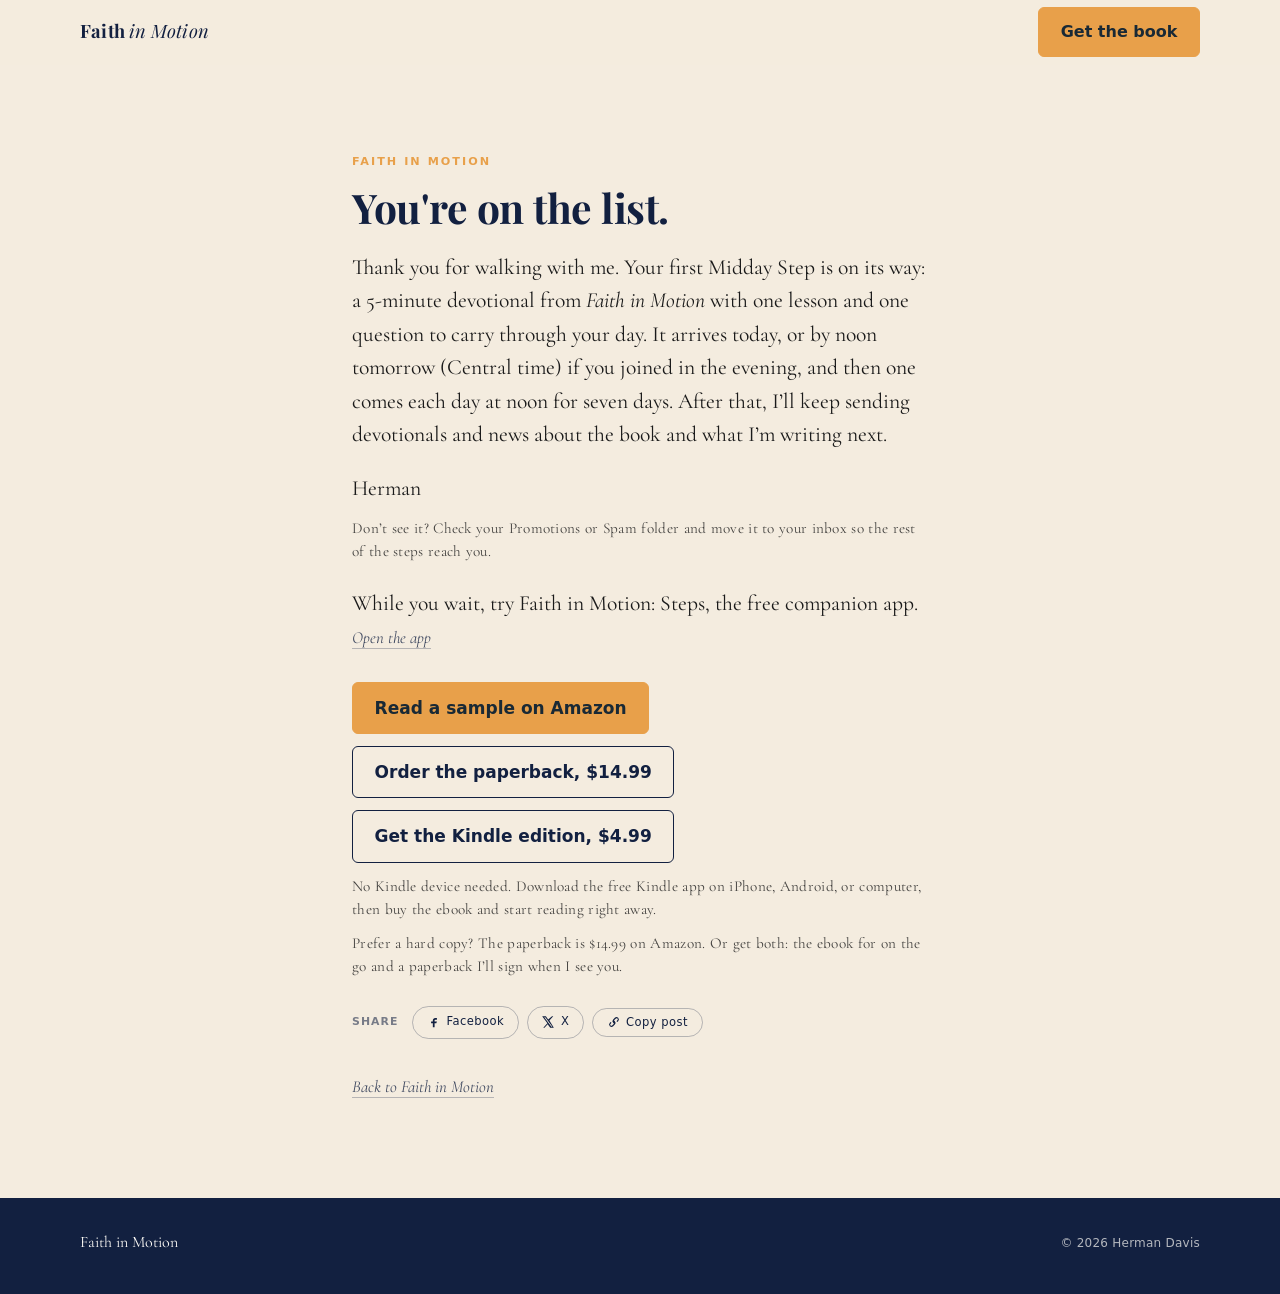
<file: thanks.html>
<!DOCTYPE html>
<html lang="en">
<head>
  <meta charset="utf-8" />
  <meta name="viewport" content="width=device-width, initial-scale=1" />
  <title>You're on the list | Faith in Motion</title>
  <meta name="description" content="Thanks for joining the Faith in Motion mailing list. Your first Midday Step devotional is on its way." />
  <meta name="robots" content="noindex" />
  <link rel="canonical" href="https://faithinmotionbook.com/thanks" />
  <link rel="icon" href="data:image/svg+xml,%3Csvg xmlns='http://www.w3.org/2000/svg' viewBox='0 0 32 32'%3E%3Crect width='32' height='32' rx='4' fill='%23122040'/%3E%3Ctext x='16' y='23' text-anchor='middle' font-family='Georgia,serif' font-size='20' font-weight='700' fill='%23F4ECDF'%3EF%3C/text%3E%3C/svg%3E" type="image/svg+xml" />
  <link rel="preconnect" href="https://fonts.googleapis.com" />
  <link rel="preconnect" href="https://fonts.gstatic.com" crossorigin />
  <link href="https://fonts.googleapis.com/css2?family=Cormorant+Garamond:ital,wght@0,400;0,500;0,600;1,400;1,500&family=Playfair+Display:ital,wght@0,700;1,400;1,500&display=swap" rel="stylesheet" />
  <link rel="stylesheet" href="styles.css?v=20261016-list" />
</head>
<body class="thanks-page">
  <a class="skip-link" href="#main">Skip to content</a>
  <header class="site-header" role="banner">
    <div class="shell header-inner">
      <a class="wordmark" href="/" aria-label="Faith in Motion, home">
        <span class="wm-faith">Faith</span> <span class="wm-motion">in Motion</span>
      </a>
      <a class="btn btn-primary btn-sm" href="https://www.amazon.com/Faith-Motion-Stepping-Into-Gift/dp/B0HL396MH6" target="_blank" rel="noopener noreferrer" data-cta="amazon-paperback">Get the book</a>
    </div>
  </header>

  <main id="main" class="thanks-main">
    <section class="thanks-panel" aria-labelledby="thanks-title">
      <div class="shell thanks-inner">
        <p class="section-kicker">Faith in Motion</p>
        <h1 id="thanks-title" class="display-md">You're on the list.</h1>
        <p class="thanks-body">
          Thank you for walking with me. Your first Midday Step is on its way: a 5-minute devotional from <em>Faith in Motion</em> with one lesson and one question to carry through your day. It arrives today, or by noon tomorrow (Central time) if you joined in the evening, and then one comes each day at noon for seven days. After that, I’ll keep sending devotionals and news about the book and what I’m writing next.
        </p>
        <p class="thanks-body">Herman</p>
        <p class="thanks-note status-line" style="margin:0.75rem 0 1.5rem;font-size:0.95rem;line-height:1.5;opacity:0.8;">Don’t see it? Check your Promotions or Spam folder and move it to your inbox so the rest of the steps reach you.</p>
        <p class="thanks-body thanks-app">While you wait, try Faith in Motion: Steps, the free companion app. <a class="soft-link" href="/?src=thanks#steps-app" data-cta="steps-thanks">Open the app</a></p>
        <div class="thanks-cta">
          <a class="btn btn-primary btn-lg" href="https://www.amazon.com/dp/B0HKV9P1FQ" target="_blank" rel="noopener noreferrer" data-cta="amazon-sample">Read a sample on Amazon</a>
          <a class="btn btn-secondary btn-lg" href="https://www.amazon.com/Faith-Motion-Stepping-Into-Gift/dp/B0HL396MH6" target="_blank" rel="noopener noreferrer" data-cta="amazon-paperback">Order the paperback, $14.99</a>
          <a class="btn btn-secondary btn-lg" href="https://www.amazon.com/dp/B0HKV9P1FQ" target="_blank" rel="noopener noreferrer" data-cta="amazon-kindle">Get the Kindle edition, $4.99</a>
          <p class="thanks-note status-line" style="margin:0;font-size:0.95rem;line-height:1.5;opacity:0.8;">No Kindle device needed. Download the free Kindle app on iPhone, Android, or computer, then buy the ebook and start reading right away.</p>
          <p class="thanks-note status-line" style="margin:0;font-size:0.95rem;line-height:1.5;opacity:0.8;">Prefer a hard copy? The paperback is $14.99 on Amazon. Or get both: the ebook for on the go and a paperback I’ll sign when I see you.</p>
        </div>
                          <div class="share-bar" role="group" aria-label="Share this page">
                    <p class="share-label">Share</p>
                    <div class="share-btns">
                      <a class="share-btn" href="https://www.facebook.com/sharer/sharer.php?u=https%3A%2F%2Ffaithinmotionbook.com%2F&quote=I%27m%20reading%20Faith%20in%20Motion%20by%20Herman%20Davis.%20%27Grace%20does%20not%20cancel%20purpose.%20Grace%20launches%20it.%27%20Get%20Herman%27s%20free%20devotionals%3A%20https%3A%2F%2Ffaithinmotionbook.com" data-share="facebook" target="_blank" rel="noopener noreferrer"><svg class="share-icon" width="14" height="14" viewBox="0 0 24 24" aria-hidden="true" focusable="false"><path fill="currentColor" d="M14 8h3V5h-3c-2.2 0-4 1.8-4 4v2H7v3h3v7h3v-7h3l1-3h-4V9c0-.6.4-1 1-1z"/></svg><span>Facebook</span></a>
                      <a class="share-btn" href="https://twitter.com/intent/tweet?text=I%27m%20reading%20Faith%20in%20Motion%20by%20Herman%20Davis.%20%27Grace%20does%20not%20cancel%20purpose.%20Grace%20launches%20it.%27%20Get%20Herman%27s%20free%20devotionals%3A%20https%3A%2F%2Ffaithinmotionbook.com" data-share="x" target="_blank" rel="noopener noreferrer"><svg class="share-icon" width="14" height="14" viewBox="0 0 24 24" aria-hidden="true" focusable="false"><path fill="currentColor" d="M18.9 2H21l-6.6 7.5L22 22h-6.2l-4.4-6.3L6 22H3.9l7-8L2 2h6.3l4 5.8L18.9 2zm-1.1 18h1.7L7.3 3.9H5.5L17.8 20z"/></svg><span>X</span></a>
                      <button type="button" class="share-btn share-copy" data-share-copy aria-label="Copy share post text"><svg class="share-icon" width="14" height="14" viewBox="0 0 24 24" aria-hidden="true" focusable="false"><path fill="currentColor" d="M10.6 13.4a4 4 0 0 1 0-5.7l2.8-2.8a4 4 0 1 1 5.7 5.7l-1.4 1.4-1.4-1.4 1.4-1.4a2 2 0 1 0-2.8-2.8l-2.8 2.8a2 2 0 0 0 0 2.8l1.4 1.4-1.5 1.4-1.4-1.4zm2.8-2.8a4 4 0 0 1 0 5.7l-2.8 2.8a4 4 0 1 1-5.7-5.7l1.4-1.4 1.4 1.4-1.4 1.4a2 2 0 1 0 2.8 2.8l2.8-2.8a2 2 0 0 0 0-2.8l-1.4-1.4 1.5-1.4 1.4 1.4z"/></svg><span>Copy post</span></button>
                    </div>
                    <p class="share-copied" data-share-copied hidden>Post text copied</p>
                  </div>
        <p class="thanks-back">
          <a class="soft-link" href="/">Back to Faith in Motion</a>
        </p>
      </div>
    </section>
  </main>

  <footer class="site-footer" role="contentinfo">
    <div class="shell footer-inner">
      <p class="footer-mark">Faith in Motion</p>
      <p class="footer-copy">© <span id="y"></span> Herman Davis</p>
    </div>
  </footer>

  <script src="script.js?v=20261016-list" defer></script>
</body>
</html>
</file>
<file: styles.css>
/* Faith in Motion — release site
   Palette: navy #122040 · cream #F4ECDF · dawn amber #E8A04A · ink #1A1A1A · soft white #FAF8F4
   Type: Playfair Display + Cormorant Garamond
*/

:root {
  --navy: #122040;
  --cream: #F4ECDF;
  --amber: #E8A04A;
  --ink: #1A1A1A;
  --soft: #FAF8F4;
  --navy-soft: rgba(18, 32, 64, 0.72);
  --cream-edge: #E8DFD0;
  --focus: #E8A04A;
  --radius-cover: 2px;
  --shell: min(1120px, calc(100% - 3rem));
  --font-display: "Playfair Display", "Times New Roman", Times, serif;
  --font-body: "Cormorant Garamond", "Palatino Linotype", Palatino, serif;
  --font-ui: system-ui, -apple-system, "Segoe UI", Roboto, "Helvetica Neue", Arial, sans-serif;
  --ease: cubic-bezier(0.22, 1, 0.36, 1);
}

*,
*::before,
*::after { box-sizing: border-box; }

html {
  scroll-behavior: smooth;
  -webkit-text-size-adjust: 100%;
}

@media (prefers-reduced-motion: reduce) {
  html { scroll-behavior: auto; }
  *,
  *::before,
  *::after {
    animation-duration: 0.01ms !important;
    animation-iteration-count: 1 !important;
    transition-duration: 0.01ms !important;
  }
}

body {
  margin: 0;
  background: var(--cream);
  color: var(--ink);
  font-family: var(--font-body);
  font-size: 1.25rem;
  line-height: 1.55;
  font-weight: 400;
  -webkit-font-smoothing: antialiased;
}

img { max-width: 100%; height: auto; display: block; }

a { color: inherit; }

:focus-visible {
  outline: 2px solid var(--focus);
  outline-offset: 3px;
}

.skip-link {
  position: absolute;
  left: 1rem;
  top: -3rem;
  background: var(--navy);
  color: var(--soft);
  padding: 0.5rem 0.85rem;
  font-family: var(--font-ui);
  font-size: 0.875rem;
  z-index: 100;
  text-decoration: none;
  border-radius: 2px;
}
.skip-link:focus { top: 1rem; }

.sr-only {
  position: absolute;
  width: 1px;
  height: 1px;
  padding: 0;
  margin: -1px;
  overflow: hidden;
  clip: rect(0, 0, 0, 0);
  white-space: nowrap;
  border: 0;
}

.shell {
  width: var(--shell);
  margin-inline: auto;
}

/* ——— Wordmark ——— */
.wm-faith {
  font-family: var(--font-display);
  font-weight: 700;
  font-style: normal;
  letter-spacing: 0.01em;
}
.wm-motion {
  font-family: var(--font-display);
  font-weight: 400;
  font-style: italic;
  letter-spacing: 0.005em;
}

/* ——— Buttons ——— */
.btn {
  display: inline-flex;
  align-items: center;
  justify-content: center;
  gap: 0.4rem;
  font-family: var(--font-ui);
  font-size: 0.8125rem;
  font-weight: 560;
  letter-spacing: 0.04em;
  text-transform: uppercase;
  text-decoration: none;
  border: 1px solid transparent;
  border-radius: 999px;
  padding: 0.85rem 1.55rem;
  cursor: pointer;
  transition: background 0.25s var(--ease), color 0.25s var(--ease), border-color 0.25s var(--ease), transform 0.25s var(--ease);
}
.btn-primary {
  background: var(--navy);
  color: var(--soft);
  border-color: var(--navy);
}
.btn-primary:hover {
  background: #0c1730;
  border-color: #0c1730;
}
.btn-primary:active { transform: translateY(1px); }

.btn-secondary {
  background: transparent;
  color: var(--navy);
  border-color: color-mix(in srgb, var(--navy) 55%, transparent);
}
.btn-secondary:hover {
  background: color-mix(in srgb, var(--navy) 6%, transparent);
  border-color: var(--navy);
}
.btn-secondary:active { transform: translateY(1px); }
.btn-sm { padding: 0.55rem 1.1rem; font-size: 0.75rem; }
.btn-lg { padding: 1rem 1.85rem; font-size: 0.875rem; }

/* ——— Header ——— */
.site-header {
  position: sticky;
  top: 0;
  z-index: 40;
  background: color-mix(in srgb, var(--cream) 88%, transparent);
  backdrop-filter: saturate(1.2) blur(12px);
  -webkit-backdrop-filter: saturate(1.2) blur(12px);
  border-bottom: 1px solid transparent;
  transition: border-color 0.3s var(--ease), background 0.3s var(--ease);
}
.site-header.is-scrolled {
  border-bottom-color: var(--cream-edge);
}
.header-inner {
  display: flex;
  align-items: center;
  justify-content: space-between;
  min-height: 4rem;
  gap: 1rem;
}
.wordmark {
  text-decoration: none;
  color: var(--navy);
  font-size: 1.15rem;
  line-height: 1;
}
.nav {
  display: flex;
  align-items: center;
  gap: 1.25rem;
}
.nav-link {
  font-family: var(--font-ui);
  font-size: 0.78rem;
  letter-spacing: 0.06em;
  text-transform: uppercase;
  text-decoration: none;
  color: var(--navy);
  opacity: 0.78;
}
.nav-link:hover { opacity: 1; }
@media (max-width: 560px) {
  .nav-link { display: none; }
}

/* ——— Hero ——— */
.hero {
  padding: clamp(2.25rem, 4.5vw, 3.75rem) 0;
  background:
    radial-gradient(ellipse 70% 55% at 92% 12%, rgba(232, 160, 74, 0.12), transparent 60%),
    var(--cream);
}
.hero-grid {
  display: grid;
  grid-template-columns: minmax(0, 1.05fr) minmax(0, 0.95fr);
  gap: clamp(1.75rem, 4vw, 3.25rem);
  align-items: center;
}
.eyebrow {
  font-family: var(--font-ui);
  font-size: 0.72rem;
  letter-spacing: 0.16em;
  text-transform: uppercase;
  color: var(--navy);
  opacity: 0.65;
  margin: 0 0 1.1rem;
}
.hero-title {
  margin: 0;
  color: var(--navy);
  font-size: clamp(3rem, 7.2vw, 5.25rem);
  line-height: 0.95;
  letter-spacing: -0.015em;
  font-weight: 400;
}
.hero-title .t-faith {
  font-family: var(--font-display);
  font-weight: 700;
  font-style: normal;
  display: inline;
}
.hero-title .t-motion {
  font-family: var(--font-display);
  font-weight: 400;
  font-style: italic;
}
/* Soft clip-reveal on headline (MOTION_INTENSITY 4) */
.hero-title {
  clip-path: inset(0 0 0 0);
}
@media (prefers-reduced-motion: no-preference) {
  .hero-title {
    animation: title-reveal 0.9s var(--ease) both;
  }
}
@keyframes title-reveal {
  from {
    opacity: 0;
    transform: translateY(0.55rem);
    clip-path: inset(0 0 100% 0);
  }
  to {
    opacity: 1;
    transform: none;
    clip-path: inset(0 0 0 0);
  }
}

.hero-subtitle {
  margin: 1.15rem 0 0;
  font-family: var(--font-body);
  font-size: clamp(1.2rem, 2.2vw, 1.55rem);
  font-weight: 500;
  color: var(--navy);
  letter-spacing: 0.01em;
  position: relative;
  display: inline-block;
  padding-bottom: 0.55rem;
}
.hero-subtitle::after {
  content: "";
  position: absolute;
  left: 0;
  bottom: 0;
  width: 2.75rem;
  height: 2px;
  background: var(--amber);
}

.hero-oneliner {
  margin: 1.65rem 0 0;
  max-width: 34ch;
  font-size: clamp(1.3rem, 2.1vw, 1.55rem);
  line-height: 1.45;
  color: var(--ink);
  font-weight: 400;
}

.hero-cta {
  margin-top: 1.35rem;
  display: flex;
  flex-wrap: wrap;
  align-items: center;
  gap: 0.55rem 1rem;
}
.cta-aside {
  margin: 0;
  font-family: var(--font-ui);
  font-size: 0.78rem;
  line-height: 1.4;
  color: var(--navy);
  opacity: 0.62;
  max-width: 22ch;
}
.cta-aside.status-line {
  max-width: 28ch;
  opacity: 0.7;
  letter-spacing: 0.01em;
}
.isbn-line {
  margin: 1.75rem 0 0;
  font-family: var(--font-ui);
  font-size: 0.7rem;
  letter-spacing: 0.08em;
  color: var(--navy);
  opacity: 0.45;
}

.hero-cover {
  justify-self: end;
  width: min(100%, 440px);
}
.cover-object {
  margin: 0;
  position: relative;
}
.cover-object::before {
  content: "";
  position: absolute;
  inset: 6% -8% -6% 8%;
  background: radial-gradient(ellipse at center, rgba(18, 32, 64, 0.22), transparent 70%);
  z-index: 0;
  pointer-events: none;
}
.cover-object img {
  position: relative;
  z-index: 1;
  width: 100%;
  border-radius: var(--radius-cover);
  box-shadow:
    0 1px 2px rgba(18, 32, 64, 0.08),
    0 18px 40px -12px rgba(18, 32, 64, 0.38),
    0 40px 70px -28px rgba(18, 32, 64, 0.28);
}

@media (max-width: 860px) {
  .hero-grid {
    grid-template-columns: 1fr;
    gap: 2.5rem;
  }
  .hero-cover {
    order: -1;
    justify-self: center;
    width: min(78vw, 320px);
  }
  .hero-oneliner { max-width: 40ch; }
  .hero-promise { max-width: 42ch; }
}

/* ——— Problem ——— */
.problem {
  background: var(--soft);
  border-block: 1px solid var(--cream-edge);
  padding: clamp(2.5rem, 5vw, 4rem) 0;
}
.problem-inner {
  max-width: 42rem;
}
.section-kicker {
  font-family: var(--font-ui);
  font-size: 0.7rem;
  letter-spacing: 0.18em;
  text-transform: uppercase;
  color: var(--amber);
  margin: 0 0 0.85rem;
  font-weight: 600;
}
.kicker-on-navy { color: var(--amber); }

.display-lg {
  font-family: var(--font-display);
  font-weight: 700;
  font-size: clamp(2.2rem, 4.5vw, 3.35rem);
  line-height: 1.12;
  color: var(--navy);
  margin: 0 0 1.75rem;
  letter-spacing: -0.015em;
  max-width: 14ch;
}
.display-md {
  font-family: var(--font-display);
  font-weight: 700;
  font-size: clamp(1.85rem, 3.5vw, 2.55rem);
  line-height: 1.15;
  color: var(--navy);
  margin: 0 0 0.85rem;
  letter-spacing: -0.012em;
}
.display-sm {
  font-family: var(--font-display);
  font-weight: 700;
  font-size: clamp(1.55rem, 2.8vw, 2rem);
  line-height: 1.2;
  color: var(--navy);
  margin: 0 0 0.5rem;
}
.on-navy { color: var(--soft); }

.problem-prose p {
  margin: 0 0 1.15rem;
  font-size: clamp(1.2rem, 2vw, 1.4rem);
  line-height: 1.58;
  color: var(--ink);
  max-width: 38rem;
}
.problem-prose p:last-child { margin-bottom: 0; }
.problem-prose em {
  font-style: italic;
  font-weight: 500;
}

/* ——— Inside ——— */
.inside {
  padding: clamp(2.75rem, 5.5vw, 4.25rem) 0;
  background: var(--cream);
}
.inside-head {
  max-width: none;
  margin-bottom: clamp(1.5rem, 3.5vw, 2.25rem);
}
.inside-lede {
  max-width: 52ch;
}
.inside-lede {
  margin: 0.75rem 0 0;
  font-size: 1.25rem;
  color: var(--ink);
  opacity: 0.85;
  max-width: 52ch;
}

.theme-list {
  list-style: none;
  margin: 0;
  padding: 0;
  display: flex;
  flex-direction: column;
  gap: 0;
  border-top: 1px solid var(--cream-edge);
}
.theme-item {
  display: grid;
  grid-template-columns: 4.5rem minmax(0, 1fr);
  gap: 0.85rem 1.25rem;
  padding: 0.85rem 0;
  border-bottom: 1px solid var(--cream-edge);
  align-items: start;
}
.theme-item:nth-child(even) .theme-body {
  padding-right: clamp(0rem, 8vw, 4rem);
}
.theme-item:nth-child(odd) .theme-body {
  padding-left: 0;
  max-width: 38rem;
}
.theme-item:nth-child(even) {
  padding-left: clamp(0rem, 6vw, 3.5rem);
}
.theme-num {
  font-family: var(--font-display);
  font-style: italic;
  font-size: 1.35rem;
  color: var(--amber);
  line-height: 1.2;
  padding-top: 0.15rem;
}
.theme-body h3 {
  margin: 0 0 0.45rem;
  font-family: var(--font-display);
  font-weight: 700;
  font-size: clamp(1.25rem, 2vw, 1.45rem);
  color: var(--navy);
  letter-spacing: -0.01em;
}
.theme-body p {
  margin: 0;
  font-size: 1.15rem;
  line-height: 1.55;
  color: var(--ink);
  opacity: 0.9;
  max-width: 40rem;
}
@media (max-width: 640px) {
  .theme-item,
  .theme-item:nth-child(even) {
    grid-template-columns: 3rem 1fr;
    padding-left: 0;
    gap: 0.75rem 1rem;
  }
  .theme-item:nth-child(even) .theme-body { padding-right: 0; }
}

/* ——— About (navy band) ——— */
.about {
  background: var(--navy);
  color: var(--soft);
  padding: clamp(2.5rem, 5vw, 4rem) 0;
}
.about-grid {
  display: grid;
  grid-template-columns: auto minmax(0, 1fr);
  gap: clamp(1.75rem, 4vw, 3.25rem);
  align-items: center;
  max-width: 52rem;
}
.about-photo {
  margin: 0;
  width: clamp(140px, 22vw, 200px);
  height: clamp(140px, 22vw, 200px);
  border-radius: 50%;
  overflow: hidden;
  flex-shrink: 0;
  box-shadow:
    0 0 0 3px rgba(232, 160, 74, 0.35),
    0 0 0 8px rgba(250, 248, 244, 0.08);
}
.about-photo img {
  width: 100%;
  height: 100%;
  object-fit: cover;
  object-position: center 20%;
}
.about-copy p:not(.section-kicker) {
  margin: 0.85rem 0 0;
  font-size: clamp(1.15rem, 2vw, 1.35rem);
  line-height: 1.55;
  color: color-mix(in srgb, var(--soft) 88%, transparent);
  max-width: 38rem;
}
@media (max-width: 640px) {
  .about-grid {
    grid-template-columns: 1fr;
    justify-items: start;
  }
}

/* Buy / notify chapter-break styles live below (after For you / Sit) */

/* ——— Footer ——— */
.site-footer {
  background: var(--navy);
  color: color-mix(in srgb, var(--soft) 70%, transparent);
  padding: 2rem 0 2.5rem;
}
.footer-inner {
  display: flex;
  flex-wrap: wrap;
  align-items: baseline;
  justify-content: space-between;
  gap: 0.75rem 1.5rem;
}
.footer-mark {
  margin: 0;
  color: var(--soft);
  font-size: 1rem;
}
.footer-copy {
  margin: 0;
  font-family: var(--font-ui);
  font-size: 0.75rem;
  letter-spacing: 0.02em;
}


/* ——— Share bar (quiet cluster) ——— */
.share-bar {
  display: flex;
  flex-wrap: wrap;
  align-items: center;
  gap: 0.55rem 0.85rem;
  margin-top: 1.35rem;
}
.share-label {
  margin: 0;
  font-family: var(--font-ui);
  font-size: 0.68rem;
  font-weight: 560;
  letter-spacing: 0.1em;
  text-transform: uppercase;
  color: var(--navy);
  opacity: 0.55;
}
.share-btns {
  display: flex;
  flex-wrap: wrap;
  align-items: center;
  gap: 0.4rem 0.5rem;
}
.share-btn {
  display: inline-flex;
  align-items: center;
  justify-content: center;
  font-family: var(--font-ui);
  font-size: 0.72rem;
  font-weight: 500;
  letter-spacing: 0.04em;
  text-decoration: none;
  color: var(--navy);
  background: transparent;
  border: 1px solid color-mix(in srgb, var(--navy) 28%, transparent);
  border-radius: 999px;
  padding: 0.4rem 0.85rem;
  cursor: pointer;
  transition: background 0.2s var(--ease), border-color 0.2s var(--ease), color 0.2s var(--ease);
}
.share-btn:hover {
  background: color-mix(in srgb, var(--navy) 6%, transparent);
  border-color: color-mix(in srgb, var(--navy) 48%, transparent);
}
.share-btn:active {
  transform: translateY(1px);
}
.share-copied {
  margin: 0;
  font-family: var(--font-body);
  font-size: 0.95rem;
  font-style: italic;
  color: var(--navy);
  opacity: 0.75;
}
.share-copied[hidden] { display: none; }

/* Footer share — cream on navy */
.share-bar-footer {
  margin-top: 0;
  flex: 1 1 auto;
  justify-content: center;
}
.share-bar-footer .share-label {
  color: var(--soft);
  opacity: 0.55;
}
.share-bar-footer .share-btn {
  color: color-mix(in srgb, var(--soft) 88%, transparent);
  border-color: color-mix(in srgb, var(--soft) 28%, transparent);
  background: transparent;
}
.share-bar-footer .share-btn:hover {
  background: color-mix(in srgb, var(--soft) 8%, transparent);
  border-color: color-mix(in srgb, var(--soft) 48%, transparent);
  color: var(--soft);
}
.share-bar-footer .share-copied {
  color: color-mix(in srgb, var(--soft) 80%, transparent);
}

@media (max-width: 720px) {
  .share-bar-footer {
    order: 3;
    width: 100%;
    justify-content: flex-start;
    margin-top: 0.35rem;
  }
  .footer-inner {
    flex-direction: column;
    align-items: flex-start;
  }
  .footer-meta {
    align-items: flex-start;
    text-align: left;
  }
}

/* ——— Sticky buy ——— */
.sticky-buy {
  position: fixed;
  left: 0;
  right: 0;
  bottom: 0;
  z-index: 50;
  padding: 0.65rem 1rem calc(0.65rem + env(safe-area-inset-bottom));
  background: color-mix(in srgb, var(--cream) 82%, transparent);
  backdrop-filter: saturate(1.15) blur(14px);
  -webkit-backdrop-filter: saturate(1.15) blur(14px);
  border-top: 1px solid var(--cream-edge);
  transform: translateY(110%);
  transition: transform 0.35s var(--ease);
}
.sticky-buy.is-visible {
  transform: translateY(0);
}
.sticky-buy[hidden] { display: none; }
.sticky-inner {
  width: var(--shell);
  margin-inline: auto;
  display: flex;
  align-items: center;
  justify-content: space-between;
  gap: 1rem;
}
.sticky-title {
  margin: 0;
  color: var(--navy);
  font-size: 0.95rem;
}
body.has-sticky-buy { padding-bottom: 4.5rem; }
/* Whole bar is one tap target that jumps to the Get the book options */
.sticky-link {
  min-height: 44px;
  text-decoration: none;
  color: inherit;
  cursor: pointer;
  -webkit-tap-highlight-color: transparent;
}
.sticky-link:focus-visible { outline: 2px solid var(--amber); outline-offset: 4px; border-radius: 6px; }
.sticky-cta { flex: none; pointer-events: none; }
#get-the-book { scroll-margin-top: calc(4rem + 1.5rem); scroll-margin-bottom: 6rem; }
#get-the-book:focus { outline: none; }

@media (min-width: 900px) {
  /* Subtle on desktop; still useful after hero */
  .sticky-buy { padding-block: 0.55rem; }
}

/* ——— Formats chips ——— */
.formats-chips {
  margin: 1rem 0 0;
  display: flex;
  flex-wrap: wrap;
  align-items: center;
  gap: 0.35rem 0.5rem;
  font-family: var(--font-ui);
  font-size: 0.72rem;
  letter-spacing: 0.08em;
  text-transform: uppercase;
  color: var(--navy);
  opacity: 0.55;
}
.format-chip { font-weight: 500; }
.format-sep { opacity: 0.7; }
.formats-chips-buy {
  margin-top: 0.85rem;
  opacity: 0.62;
}

/* Hero sample PDF — quiet secondary next to primary CTA */
.hero-cta .hero-sample-link {
  font-size: 0.98rem;
  opacity: 0.72;
  white-space: nowrap;
}
@media (max-width: 520px) {
  .hero-cta .hero-sample-link {
    white-space: normal;
    flex-basis: 100%;
  }
}

/* ——— Soft text link ——— */
.soft-link-wrap {
  margin: 1.35rem 0 0;
}
.soft-link {
  font-family: var(--font-body);
  font-size: 1.05rem;
  font-style: italic;
  color: var(--navy);
  text-decoration: underline;
  text-decoration-thickness: 1px;
  text-underline-offset: 0.28em;
  text-decoration-color: color-mix(in srgb, var(--navy) 35%, transparent);
  opacity: 0.78;
  transition: opacity 0.2s var(--ease), text-decoration-color 0.2s var(--ease);
}
.soft-link:hover {
  opacity: 1;
  text-decoration-color: var(--amber);
}

/* ——— For you if ——— */
.foryou {
  background: var(--cream);
  padding: clamp(2.5rem, 5vw, 4rem) 0;
  border-bottom: 1px solid var(--cream-edge);
}
.foryou-inner {
  max-width: none;
}
.foryou .display-md {
  margin-bottom: 1.5rem;
}
.foryou-list {
  list-style: none;
  margin: 0;
  padding: 0;
  border-top: 1px solid var(--cream-edge);
}
.foryou-list li {
  position: relative;
  padding: 0.85rem 0 0.85rem 1.85rem;
  border-bottom: 1px solid var(--cream-edge);
  font-family: var(--font-body);
  font-size: clamp(1.15rem, 1.9vw, 1.32rem);
  line-height: 1.4;
  color: var(--ink);
}
.foryou-list li::before {
  content: "";
  position: absolute;
  left: 0;
  top: 1.35rem;
  width: 0.65rem;
  height: 0.65rem;
  border: 1.5px solid var(--amber);
  border-radius: 2px;
  background: transparent;
}

/* ——— Sit / one question ——— */
.sit {
  background: var(--soft);
  border-block: 1px solid var(--cream-edge);
  padding: clamp(2.5rem, 5vw, 4rem) 0;
}
.sit-inner {
  max-width: 34rem;
}
.sit-question {
  margin: 0.75rem 0 0;
  font-family: var(--font-body);
  font-size: clamp(1.35rem, 2.4vw, 1.7rem);
  line-height: 1.45;
  color: var(--navy);
  font-weight: 500;
  max-width: 28ch;
}
.sit-aside {
  margin: 1.5rem 0 0;
  font-family: var(--font-ui);
  font-size: 0.78rem;
  line-height: 1.5;
  color: var(--navy);
  opacity: 0.6;
}
.sit-aside .soft-link {
  display: inline;
  font-family: var(--font-ui);
  font-size: inherit;
  font-style: normal;
  letter-spacing: 0.02em;
  margin-left: 0.35rem;
}

/* ——— Buy strip (chapter-break CTA) ——— */
.buy {
  background: var(--cream);
  padding: clamp(3rem, 6vw, 4.75rem) 0;
  border-top: 1px solid var(--cream-edge);
}
.buy-inner {
  display: grid;
  grid-template-columns: minmax(0, 1.1fr) minmax(0, 0.9fr);
  gap: clamp(2rem, 5vw, 3.5rem);
  align-items: start;
  padding: clamp(2.25rem, 5vw, 3.5rem) clamp(1.75rem, 4vw, 3rem);
  background: var(--soft);
  border: 1px solid var(--cream-edge);
  border-radius: 4px;
}
.buy-copy .display-md {
  max-width: 18ch;
  margin-bottom: 1rem;
}
.buy-meta {
  margin: 0.35rem 0 0;
  font-family: var(--font-ui);
  font-size: 0.8rem;
  color: var(--navy);
  opacity: 0.65;
}
.buy-isbn {
  margin: 0.85rem 0 0;
  font-family: var(--font-ui);
  font-size: 0.72rem;
  letter-spacing: 0.06em;
  color: var(--navy);
  opacity: 0.45;
}
.buy-actions { text-align: left; width: 100%; max-width: 22rem; }

/* Notify form */
.notify-form {
  display: flex;
  flex-direction: column;
  gap: 0.85rem;
}
.form-row {
  display: flex;
  flex-direction: column;
  gap: 0.35rem;
}
.form-label {
  font-family: var(--font-ui);
  font-size: 0.72rem;
  letter-spacing: 0.06em;
  text-transform: uppercase;
  color: var(--navy);
  opacity: 0.7;
}
.form-label .optional {
  text-transform: none;
  letter-spacing: 0;
  opacity: 0.75;
  font-size: 0.85em;
}
.form-input {
  font-family: var(--font-body);
  font-size: 1.15rem;
  color: var(--ink);
  background: var(--cream);
  border: 1px solid var(--cream-edge);
  border-radius: 3px;
  padding: 0.7rem 0.9rem;
  width: 100%;
  transition: border-color 0.2s var(--ease);
}
.form-input:hover { border-color: color-mix(in srgb, var(--navy) 28%, var(--cream-edge)); }
.form-input:focus {
  outline: none;
  border-color: var(--navy);
  box-shadow: 0 0 0 3px rgba(232, 160, 74, 0.28);
}
.notify-form .btn { width: 100%; margin-top: 0.25rem; }
.form-error {
  margin: 0;
  font-family: var(--font-ui);
  font-size: 0.78rem;
  color: #8b2e2e;
}
.notify-success {
  padding: 1.25rem 0 0.25rem;
}
.notify-success-msg {
  margin: 0;
  font-family: var(--font-body);
  font-size: 1.25rem;
  line-height: 1.45;
  color: var(--navy);
  font-style: italic;
}
.honey {
  position: absolute;
  left: -9999px;
  width: 1px;
  height: 1px;
  opacity: 0;
  pointer-events: none;
}

@media (max-width: 760px) {
  .buy-inner {
    grid-template-columns: 1fr;
  }
  .buy-copy .display-md {
    max-width: 22ch;
  }
}

/* ——— Footer privacy ——— */
.footer-meta {
  display: flex;
  flex-direction: column;
  align-items: flex-end;
  gap: 0.35rem;
  text-align: right;
}
.footer-privacy {
  margin: 0;
  font-family: var(--font-ui);
  font-size: 0.7rem;
  letter-spacing: 0.01em;
  opacity: 0.75;
  max-width: 28ch;
}
@media (max-width: 560px) {
  .footer-inner { flex-direction: column; align-items: flex-start; }
  .footer-meta { align-items: flex-start; text-align: left; }
}

/* ——— Muse fold: hero promise + campaign kicker ——— */
.campaign-kicker {
  letter-spacing: 0.14em;
  opacity: 0.72;
  font-weight: 560;
}
.hero-promise {
  margin: 1.15rem 0 0;
  max-width: 38ch;
  font-size: clamp(1.1rem, 1.85vw, 1.28rem);
  line-height: 1.5;
  color: var(--ink);
  opacity: 0.88;
}
.hero-promise em {
  font-style: italic;
  font-weight: 500;
}
.status-line {
  letter-spacing: 0.02em;
}

/* ——— Tension (evolved problem band) ——— */
.tension {
  background: var(--soft);
  border-block: 1px solid var(--cream-edge);
  padding: clamp(2.5rem, 5vw, 4rem) 0;
}
.tension-inner {
  max-width: 42rem;
}
.tension-prose p {
  margin: 0 0 1.15rem;
  font-size: clamp(1.2rem, 2vw, 1.4rem);
  line-height: 1.58;
  color: var(--ink);
  max-width: 38rem;
}
.tension-prose p:last-child { margin-bottom: 0; }
.tension-examples {
  margin-top: 2.25rem;
  padding-top: 1.75rem;
  border-top: 1px solid var(--cream-edge);
}
.examples-lede {
  margin: 0 0 1rem;
  font-family: var(--font-body);
  font-size: 1.15rem;
  font-style: italic;
  color: var(--navy);
  opacity: 0.7;
}
.examples-list {
  list-style: none;
  margin: 0;
  padding: 0;
}
.examples-list li {
  margin: 0 0 1.25rem;
  padding: 0;
  font-size: clamp(1.15rem, 1.9vw, 1.3rem);
  line-height: 1.5;
  color: var(--ink);
  max-width: 38rem;
}
.examples-list li:last-child { margin-bottom: 0; }
.ex-label {
  display: block;
  font-family: var(--font-display);
  font-weight: 700;
  font-size: 1.05rem;
  color: var(--navy);
  letter-spacing: -0.01em;
  margin-bottom: 0.25rem;
}

/* ——— Promise ——— */
.promise {
  background: var(--cream);
  padding: clamp(2.5rem, 5vw, 4rem) 0;
  border-bottom: 1px solid var(--cream-edge);
}
.promise-inner {
  max-width: 38rem;
}
.promise-north {
  margin: 0.35rem 0 1.25rem;
  font-family: var(--font-body);
  font-size: clamp(1.35rem, 2.4vw, 1.7rem);
  line-height: 1.4;
  font-style: italic;
  font-weight: 500;
  color: var(--navy);
  max-width: 28ch;
}
.promise-body {
  margin: 0;
  font-size: clamp(1.15rem, 2vw, 1.35rem);
  line-height: 1.55;
  color: var(--ink);
  max-width: 38rem;
}
.promise-body em {
  font-style: italic;
  font-weight: 500;
}

/* ——— Inside practice callout ——— */
.practice-callout {
  margin-top: clamp(1.75rem, 3.5vw, 2.5rem);
  padding: 1.25rem 1.35rem 1.35rem;
  background: var(--soft);
  border: 1px solid var(--cream-edge);
  border-left: 3px solid var(--amber);
  border-radius: 2px;
  max-width: none;
}
.practice-kicker {
  margin: 0 0 0.45rem;
  font-family: var(--font-ui);
  font-size: 0.68rem;
  letter-spacing: 0.16em;
  text-transform: uppercase;
  color: var(--amber);
  font-weight: 600;
}
.practice-text {
  margin: 0;
  font-size: clamp(1.1rem, 1.85vw, 1.25rem);
  line-height: 1.5;
  color: var(--ink);
}
.practice-text strong {
  font-weight: 600;
  color: var(--navy);
}

/* ——— Group pathway ——— */
.groups {
  background: var(--cream);
  padding: clamp(2.5rem, 5vw, 4rem) 0;
  border-top: 1px solid var(--cream-edge);
}
.groups-inner {
  max-width: 38rem;
}
.groups-body {
  margin: 0.85rem 0 0;
  font-size: clamp(1.15rem, 2vw, 1.35rem);
  line-height: 1.55;
  color: var(--ink);
  max-width: 38rem;
}
.groups-body em {
  font-style: italic;
  font-weight: 500;
}
.groups-invite {
  margin: 1.35rem 0 0;
  font-size: clamp(1.05rem, 1.8vw, 1.2rem);
  line-height: 1.55;
  color: var(--ink);
  opacity: 0.9;
  max-width: 38rem;
}

/* ——— Proof reserved (hidden until real endorsements) ——— */
.proof-reserved[hidden],
.proof-reserved[aria-hidden="true"] {
  display: none !important;
}

/* ——— Muse merge 2026-09-23: thesis, watermark, refrain, chapter map, specs, framed cover ——— */

.hero {
  position: relative;
  overflow: hidden;
}

.spine-watermark {
  position: absolute;
  right: -2%;
  top: 42%;
  transform: translateY(-50%) rotate(-90deg);
  transform-origin: center center;
  margin: 0;
  font-family: var(--font-display);
  font-style: italic;
  font-weight: 400;
  font-size: clamp(1.6rem, 3.2vw, 2.6rem);
  letter-spacing: 0.04em;
  color: var(--navy);
  opacity: 0.055;
  white-space: nowrap;
  pointer-events: none;
  user-select: none;
  z-index: 0;
}
.hero-grid,
.hero-copy,
.hero-cover {
  position: relative;
  z-index: 1;
}

@media (max-width: 860px) {
  /* Decorative only — hide on small screens so it never collides with
     “Sit with one question” / hero CTA cluster at the bottom of the copy. */
  .spine-watermark {
    display: none;
  }
}

.hero-thesis {
  margin: 1.55rem 0 0;
  font-family: var(--font-display);
  font-style: italic;
  font-weight: 500;
  font-size: clamp(1.55rem, 3vw, 2.05rem);
  line-height: 1.25;
  color: var(--amber);
  letter-spacing: -0.01em;
  max-width: 22ch;
}

.hero-oneliner {
  margin-top: 0.85rem;
  opacity: 0.92;
}

/* Framed cover — soft mat + offset rule */
.cover-framed {
  padding: 0.85rem;
  background: color-mix(in srgb, var(--soft) 70%, var(--cream));
  border: 1px solid var(--cream-edge);
  border-radius: 3px;
  box-shadow:
    0 1px 0 rgba(255, 255, 255, 0.55) inset,
    0 24px 48px -12px rgba(18, 32, 64, 0.32),
    0 40px 72px -24px rgba(18, 32, 64, 0.28);
}
.cover-framed::before {
  /* soft offset rule behind cover (cream world; replaces hero radial blob) */
  content: "";
  inset: auto;
  top: 0.45rem;
  left: 0.45rem;
  right: -0.65rem;
  bottom: -0.65rem;
  width: auto;
  height: auto;
  background: color-mix(in srgb, var(--cream) 55%, transparent);
  border: 1px solid color-mix(in srgb, var(--navy) 16%, transparent);
  border-radius: 2px;
  z-index: 0;
  box-shadow: none;
}
.cover-framed::after {
  content: "";
  position: absolute;
  inset: 0.85rem;
  z-index: 0;
  pointer-events: none;
  box-shadow: inset 0 0 0 1px rgba(18, 32, 64, 0.04);
}
.cover-framed img {
  box-shadow:
    0 1px 2px rgba(18, 32, 64, 0.08),
    0 20px 40px -12px rgba(18, 32, 64, 0.38),
    0 32px 56px -20px rgba(18, 32, 64, 0.28);
}

.spine-line {
  margin: 2rem 0 0;
  padding-top: 1.35rem;
  border-top: 1px solid var(--cream-edge);
  font-family: var(--font-display);
  font-style: italic;
  font-size: clamp(1.15rem, 2vw, 1.4rem);
  color: var(--navy);
  letter-spacing: 0.01em;
  opacity: 0.72;
  max-width: 28ch;
}

/* Refrain band — navy editorial columns (not SaaS cards) */
.refrain {
  background: var(--navy);
  color: var(--soft);
  padding: clamp(2.5rem, 5vw, 4rem) 0;
}
.refrain-head {
  max-width: none;
  margin-bottom: clamp(1.25rem, 3vw, 1.85rem);
}
.refrain-cols {
  list-style: none;
  margin: 0;
  padding: 0;
  display: grid;
  grid-template-columns: repeat(3, minmax(0, 1fr));
  gap: 0;
  border-top: 1px solid rgba(250, 248, 244, 0.14);
}
.refrain-col {
  padding: 1.65rem 1.5rem 0.25rem 0;
  border-right: 1px solid rgba(250, 248, 244, 0.12);
}
.refrain-col:last-child {
  border-right: 0;
  padding-right: 0;
}
.refrain-col:not(:first-child) {
  padding-left: 1.5rem;
}
.refrain-quote {
  margin: 0;
  font-family: var(--font-body);
  font-style: italic;
  font-weight: 500;
  font-size: clamp(1.2rem, 2vw, 1.45rem);
  line-height: 1.4;
  color: var(--soft);
  max-width: 18ch;
}
.refrain-col:nth-child(2) .refrain-quote {
  color: color-mix(in srgb, var(--amber) 78%, var(--soft));
}
@media (max-width: 760px) {
  .refrain-cols {
    grid-template-columns: 1fr;
  }
  .refrain-col {
    padding: 1.35rem 0;
    border-right: 0;
    border-bottom: 1px solid rgba(250, 248, 244, 0.12);
  }
  .refrain-col:not(:first-child) {
    padding-left: 0;
  }
  .refrain-col:last-child {
    border-bottom: 0;
  }
  .refrain-quote { max-width: 28ch; }
}

/* Chapter map — full-shell Sleep Again + Atomic 2-col (no left-ragged void) */
.chapter-map {
  display: grid;
  grid-template-columns: minmax(200px, 0.85fr) minmax(0, 1.15fr);
  gap: clamp(1.5rem, 3.5vw, 2.75rem);
  align-items: start;
  max-width: none;
  width: 100%;
}
.map-stage {
  position: sticky;
  top: 5rem;
  display: flex;
  flex-direction: column;
  gap: 1rem;
}
.map-cover {
  width: 100%;
  max-width: 260px;
  margin: 0;
}
.map-cover.cover-framed {
  padding: 0.55rem;
}
.map-stage-note {
  margin: 0;
  max-width: 22ch;
  font-family: var(--font-body);
  font-size: 1.05rem;
  font-style: italic;
  line-height: 1.4;
  color: var(--navy);
  opacity: 0.72;
}
.map-toc {
  display: flex;
  flex-direction: column;
  gap: clamp(1.15rem, 2.5vw, 1.65rem);
  min-width: 0;
}
.map-part {
  margin: 0 0 0.45rem;
  font-family: var(--font-ui);
  font-size: 0.68rem;
  letter-spacing: 0.16em;
  text-transform: uppercase;
  color: var(--amber);
  font-weight: 600;
}
.map-list {
  list-style: none;
  margin: 0;
  padding: 0;
  border-top: 1px solid var(--cream-edge);
}
.map-list li {
  display: grid;
  grid-template-columns: 2.75rem minmax(0, 1fr);
  gap: 0.55rem 0.75rem;
  align-items: baseline;
  padding: 0.6rem 0;
  border-bottom: 1px solid var(--cream-edge);
  font-family: var(--font-body);
  font-size: clamp(1.05rem, 1.7vw, 1.2rem);
  line-height: 1.3;
  color: var(--ink);
}
.map-list li .map-label {
  grid-column: 1;
  font-family: var(--font-ui);
  font-size: 0.62rem;
  letter-spacing: 0.1em;
  text-transform: uppercase;
  color: var(--navy);
  opacity: 0.55;
  font-weight: 560;
}
.map-list li .map-num {
  font-family: var(--font-display);
  font-style: italic;
  font-size: 1rem;
  color: var(--amber);
  line-height: 1.2;
}
.map-title {
  font-family: var(--font-body);
  color: var(--ink);
}
.map-opening .map-list li,
.map-close .map-list li {
  grid-template-columns: max-content minmax(0, 1fr);
  column-gap: 0.85rem;
}
.map-opening .map-list li .map-label,
.map-close .map-list li .map-label {
  white-space: nowrap;
}
/* Atomic teach-list: chapters 5+5 (column-major) */
.map-list-split {
  display: grid;
  grid-template-columns: 1fr 1fr;
  grid-template-rows: repeat(5, auto);
  grid-auto-flow: column;
  gap: 0 1.5rem;
  border-top: 0;
}
.map-list-split li {
  border-top: 1px solid var(--cream-edge);
}
@media (max-width: 900px) {
  .chapter-map {
    grid-template-columns: 1fr;
    gap: 1.25rem;
  }
  .map-stage {
    display: none; /* cover already in hero; avoid double + save vertical on tablet/phone */
  }
  .map-list-split {
    grid-template-columns: 1fr;
    gap: 0;
  }
  .map-list-split li:nth-child(-n+5),
  .map-list-split li:nth-child(n+6) {
    grid-column: 1;
  }
}
@media (max-width: 520px) {
  .map-list li,
  .map-opening .map-list li,
  .map-close .map-list li {
    grid-template-columns: 2.5rem 1fr;
    gap: 0.4rem 0.65rem;
    padding: 0.55rem 0;
  }
  /* Stack label above title: “INTRODUCTION” is wider than 4.5rem when
     uppercase + tracked, and was colliding into “The Great Christian Standstill”. */
  .map-opening .map-list li,
  .map-close .map-list li {
    grid-template-columns: 1fr;
    gap: 0.2rem;
  }
  .map-opening .map-list li .map-label,
  .map-close .map-list li .map-label,
  .map-opening .map-list li .map-title,
  .map-close .map-list li .map-title {
    grid-column: 1;
  }
}

/* Book specs strip */
.specs {
  background: var(--soft);
  border-block: 1px solid var(--cream-edge);
  padding: 1.35rem 0;
}
.specs-list {
  list-style: none;
  margin: 0;
  padding: 0;
  display: flex;
  flex-wrap: wrap;
  gap: 0.85rem 1.75rem;
  align-items: baseline;
  justify-content: space-between;
}
.specs-list li {
  display: flex;
  flex-direction: column;
  gap: 0.2rem;
  min-width: 6.5rem;
}
.specs-key {
  font-family: var(--font-ui);
  font-size: 0.62rem;
  letter-spacing: 0.14em;
  text-transform: uppercase;
  color: var(--navy);
  opacity: 0.5;
  font-weight: 560;
}
.specs-val {
  font-family: var(--font-body);
  font-size: 1.05rem;
  color: var(--navy);
  font-weight: 500;
}
@media (max-width: 640px) {
  .specs-list {
    display: grid;
    grid-template-columns: 1fr 1fr;
    gap: 1rem 1.25rem;
  }
}

.buy-invite {
  margin: 0.35rem 0 0;
  font-size: clamp(1.1rem, 1.9vw, 1.28rem);
  line-height: 1.5;
  color: var(--ink);
  opacity: 0.9;
  max-width: 34ch;
}

/* Nav: keep Groups visible a bit longer on mid screens */
@media (max-width: 640px) {
  .nav-link { display: none; }
}
@media (min-width: 641px) and (max-width: 760px) {
  .nav { gap: 0.85rem; }
  .nav-link { font-size: 0.7rem; }
}


/* ——— Restyle 2026-09-23: product-stage + literary density + responsive ——— */

:root {
  --pad-section: clamp(2.5rem, 5vw, 4rem);
  --pad-inside: clamp(2.75rem, 5.5vw, 4.25rem);
  --pad-hero: clamp(2.25rem, 4.5vw, 3.75rem);
  --pad-buy: clamp(3rem, 6vw, 4.75rem);
}

/* Subtle navy stage behind cover only (cream page kept) */
.cover-stage {
  position: relative;
  padding: clamp(0.65rem, 1.5vw, 1.1rem);
  border-radius: 4px;
  background:
    radial-gradient(ellipse 80% 70% at 50% 45%, rgba(18, 32, 64, 0.14), transparent 72%),
    color-mix(in srgb, var(--navy) 6%, var(--cream));
  box-shadow: inset 0 0 0 1px color-mix(in srgb, var(--navy) 10%, transparent);
}
.cover-stage .cover-framed {
  position: relative;
  z-index: 1;
}

/* Hero CTA cluster + meta tighter */
.hero .formats-chips {
  margin-top: 0.65rem;
}
.hero .isbn-line {
  margin-top: 0.85rem;
}
.hero .soft-link-wrap {
  margin-top: 0.85rem;
  position: relative;
  z-index: 2;
}
.hero-thesis {
  margin-top: 1.15rem;
}
.hero-promise {
  margin-top: 0.85rem;
}

/* For-you: fill shell width (2-col desktop, stacked tight mobile) */
.foryou-grid {
  display: grid;
  grid-template-columns: 1fr 1fr;
  gap: 0 2rem;
  border-top: 1px solid var(--cream-edge);
}
.foryou-list.foryou-grid {
  border-top: 0;
}
.foryou-grid li {
  border-top: 1px solid var(--cream-edge);
}
.foryou-grid li:nth-child(1),
.foryou-grid li:nth-child(2) {
  border-top: 1px solid var(--cream-edge);
}
@media (max-width: 700px) {
  .foryou-grid {
    grid-template-columns: 1fr;
    gap: 0;
  }
}

/* Practice callout uses shell width */
.practice-callout {
  max-width: none;
  margin-top: clamp(1.75rem, 3.5vw, 2.5rem);
  padding: 1.25rem 1.35rem 1.35rem;
}

/* Refrain quotes can use a bit more width when short */
.refrain-quote {
  max-width: 22ch;
}

/* Tension / promise / groups: readable mid-width but not orphaned left strip on wide screens */
.tension-inner,
.promise-inner,
.groups-inner,
.sit-inner {
  max-width: min(42rem, 100%);
}

/* Sticky Notify always available on small screens */
@media (max-width: 560px) {
  .sticky-buy .sticky-title {
    font-size: 0.88rem;
  }
  .hero {
    padding-block: clamp(1.75rem, 5vw, 2.5rem);
  }
  .inside {
    padding-block: clamp(2.25rem, 5vw, 3.25rem);
  }
  .map-toc {
    gap: 1rem;
  }
}

/* Prefer reduced sticky overlap with dense CTA */
@media (max-width: 480px) {
  body.has-sticky-buy {
    padding-bottom: 4.75rem;
  }
}


.sit-sample {
  margin: 1.35rem 0 0;
}
.share-btn .share-icon {
  flex-shrink: 0;
}
.share-btn {
  gap: 0.35rem;
}
.share-bar-on-navy {
  margin-top: 1.75rem;
}
.share-bar-on-navy .share-label {
  color: var(--soft);
  opacity: 0.55;
}
.share-bar-on-navy .share-btn {
  color: color-mix(in srgb, var(--soft) 88%, transparent);
  border-color: color-mix(in srgb, var(--soft) 28%, transparent);
  background: transparent;
}
.share-bar-on-navy .share-btn:hover {
  background: color-mix(in srgb, var(--soft) 8%, transparent);
  border-color: color-mix(in srgb, var(--soft) 48%, transparent);
  color: var(--soft);
}
.share-bar-on-navy .share-copied {
  color: color-mix(in srgb, var(--soft) 80%, transparent);
}

/* ——— Thanks (post-notify) ——— */
.thanks-page .site-header .header-inner {
  justify-content: space-between;
}
.thanks-main {
  min-height: 70vh;
}
.thanks-panel {
  padding: clamp(3rem, 8vw, 5.5rem) 0 clamp(4rem, 10vw, 6rem);
}
.thanks-inner {
  max-width: 36rem;
}
.thanks-body {
  margin: 1.25rem 0 0;
  font-size: clamp(1.15rem, 2.2vw, 1.35rem);
  line-height: 1.55;
  color: var(--ink);
}
.thanks-sign {
  display: block;
  margin-top: 1rem;
  font-style: italic;
  opacity: 0.85;
}
.thanks-cta {
  margin: 1.75rem 0 0;
  display: flex;
  flex-direction: column;
  align-items: flex-start;
  gap: 0.75rem;
}
.thanks-cta .btn {
  width: auto;
  max-width: 100%;
}
.thanks-panel .share-bar {
  margin-top: 1.75rem;
}
.thanks-back {
  margin: 2rem 0 0;
}
@media (max-width: 520px) {
  .thanks-cta .btn {
    width: 100%;
    text-align: center;
  }
}


/* Sample unlock clarity (email gate) */
.form-unlock-hint {
  margin: 0 0 0.85rem;
  font-family: var(--font-ui);
  font-size: 0.82rem;
  letter-spacing: 0.02em;
  line-height: 1.45;
  color: var(--navy);
  opacity: 0.85;
}
.buy-invite.is-emphasized,
.form-unlock-hint.is-emphasized {
  color: var(--navy);
  opacity: 1;
  outline: 2px solid color-mix(in srgb, var(--amber) 55%, transparent);
  outline-offset: 6px;
  border-radius: 3px;
  transition: outline-color 0.35s var(--ease), opacity 0.35s var(--ease);
}


/* ——— Facebook paste coach (share) ——— */
.share-paste-coach {
  position: fixed;
  inset: 0;
  z-index: 80;
  display: grid;
  place-items: center;
  padding: 1.25rem;
  background: color-mix(in srgb, var(--navy) 55%, transparent);
  backdrop-filter: blur(2px);
}
.share-paste-card {
  width: min(34rem, 100%);
  background: var(--cream, #f7f1e6);
  color: var(--navy);
  border-radius: 1rem;
  padding: 1.35rem 1.4rem 1.25rem;
  box-shadow: 0 18px 50px color-mix(in srgb, var(--navy) 28%, transparent);
  border: 1px solid color-mix(in srgb, var(--navy) 12%, transparent);
}
.share-paste-kicker {
  margin: 0 0 0.35rem;
  font-family: var(--font-ui);
  font-size: 0.68rem;
  font-weight: 600;
  letter-spacing: 0.12em;
  text-transform: uppercase;
  opacity: 0.55;
}
.share-paste-title {
  margin: 0 0 0.55rem;
  font-family: var(--font-display, var(--font-body));
  font-size: 1.35rem;
  font-weight: 600;
  line-height: 1.25;
}
.share-paste-lead {
  margin: 0 0 0.9rem;
  font-family: var(--font-body);
  font-size: 0.98rem;
  line-height: 1.45;
  opacity: 0.88;
}
.share-paste-lead kbd {
  font-family: var(--font-ui);
  font-size: 0.78em;
  font-weight: 600;
  padding: 0.08em 0.35em;
  border-radius: 0.3em;
  border: 1px solid color-mix(in srgb, var(--navy) 22%, transparent);
  background: color-mix(in srgb, var(--navy) 5%, transparent);
}
.share-paste-preview {
  margin: 0 0 1.1rem;
  padding: 0.85rem 0.95rem;
  max-height: 9.5rem;
  overflow: auto;
  white-space: pre-wrap;
  word-break: break-word;
  font-family: var(--font-body);
  font-size: 0.92rem;
  line-height: 1.45;
  background: color-mix(in srgb, var(--navy) 5%, transparent);
  border: 1px solid color-mix(in srgb, var(--navy) 12%, transparent);
  border-radius: 0.65rem;
}
.share-paste-actions {
  display: flex;
  flex-wrap: wrap;
  gap: 0.5rem 0.55rem;
  align-items: center;
}
.share-paste-primary,
.share-paste-secondary,
.share-paste-ghost {
  font-family: var(--font-ui);
  font-size: 0.82rem;
  font-weight: 560;
  letter-spacing: 0.02em;
  border-radius: 999px;
  padding: 0.55rem 1.05rem;
  cursor: pointer;
  border: 1px solid transparent;
}
.share-paste-primary {
  background: var(--navy);
  color: var(--cream, #f7f1e6);
  border-color: var(--navy);
}
.share-paste-primary:hover {
  filter: brightness(1.08);
}
.share-paste-secondary {
  background: transparent;
  color: var(--navy);
  border-color: color-mix(in srgb, var(--navy) 28%, transparent);
}
.share-paste-secondary:hover {
  background: color-mix(in srgb, var(--navy) 6%, transparent);
}
.share-paste-ghost {
  background: transparent;
  color: color-mix(in srgb, var(--navy) 70%, transparent);
  border-color: transparent;
  margin-left: auto;
}
.share-paste-ghost:hover {
  color: var(--navy);
}
@media (max-width: 520px) {
  .share-paste-ghost {
    margin-left: 0;
  }
}

.buy-preorder { margin: 1rem 0 1.25rem; }

/* Oct 11 2026 launch: Amazon buttons in hero/buy — status line on its own row */
.hero-cta .cta-aside.status-line { flex-basis: 100%; max-width: 46ch; }
.buy-amazon { margin-top: 1rem; }

/* Mailing-list fine print (rev 2026-10-16) */
.form-fineprint {
  margin: 0.75rem 0 0;
  font-size: 0.9rem;
  line-height: 1.45;
  opacity: 0.75;
}

/* ======================================================================
   Landing motion package (2026-10-17, branch landing-motion)
   Hero film, 3D book, scroll-drawn Route, photo bands, reveals.
   Every animation is gated by html.motion-ok (set only when the visitor
   has not asked for reduced motion) or by the reduced-motion query.
   ====================================================================== */

:root {
  --valley: #192935;
  --first-light: #FAD491;
  --font-ui: "Instrument Sans", system-ui, -apple-system, "Segoe UI", Roboto, "Helvetica Neue", Arial, sans-serif;
}

/* Buttons, unified with the Steps app: amber primary, 6px corners, sentence case */
.btn {
  font-family: var(--font-ui);
  font-size: 1rem;
  font-weight: 600;
  letter-spacing: 0;
  text-transform: none;
  border-radius: 6px;
  min-height: 48px;
  padding: 0.75rem 1.35rem;
}
.btn-primary {
  background: var(--amber);
  border-color: var(--amber);
  color: var(--valley);
}
.btn-primary:hover { background: #F0AE5E; border-color: #F0AE5E; }
.btn-secondary { color: var(--navy); border-color: var(--navy); }
.btn-lg { font-size: 1.0625rem; }
.btn-on-dark,
.hero-film .btn-secondary { color: var(--cream); border-color: color-mix(in srgb, var(--cream) 80%, transparent); }
.btn-on-dark:hover,
.hero-film .btn-secondary:hover { background: color-mix(in srgb, var(--cream) 12%, transparent); border-color: var(--cream); }
:where(.hero-film, .steps-app, .photo-band) :focus-visible { outline-color: var(--first-light); }

/* ---------- Hero film ---------- */
.hero.hero-film {
  position: relative;
  overflow: hidden;
  padding: 0;
  min-height: calc(100svh - 4rem);
  display: flex;
  align-items: flex-end;
  background: var(--valley);
  color: var(--cream);
}
@supports not (height: 100svh) { .hero.hero-film { min-height: calc(100vh - 4rem); } }
.hero-media { position: absolute; inset: 0; z-index: 0; }
.hero-media picture,
.hero-poster,
.hero-video {
  position: absolute;
  inset: 0;
  width: 100%;
  height: 100%;
  object-fit: cover;
  object-position: 50% 50%;
}
.hero-video { opacity: 0; transition: opacity 1.2s var(--ease); }
.hero-video.is-playing { opacity: 1; }
.hero-scrim {
  position: absolute;
  inset: 0;
  background:
    linear-gradient(180deg, rgba(25, 41, 53, 0.25) 0%, rgba(25, 41, 53, 0) 26%, rgba(25, 41, 53, 0) 42%, rgba(18, 32, 64, 0.72) 72%, rgba(18, 32, 64, 0.9) 100%);
}
.hero-film-inner {
  position: relative;
  z-index: 1;
  padding-block: clamp(2rem, 6vh, 4rem) clamp(1.75rem, 5vh, 3.5rem);
}
.hero-film .hero-copy { max-width: 46rem; }
.hero-film .eyebrow { color: var(--first-light); opacity: 0.95; margin-bottom: 0.75rem; }
.hero-film .hero-title { color: var(--cream); font-size: clamp(2.9rem, 7.4vw, 5.6rem); text-shadow: 0 2px 24px rgba(18, 32, 64, 0.35); }
@media (min-width: 768px) { .hero-film .hero-title { white-space: nowrap; font-size: clamp(3.2rem, 5.2vw, 4.6rem); } .hero-film .hero-subtitle, .hero-film .hero-thesis { max-width: 30rem; } }
.hero-film .hero-subtitle { color: var(--cream); margin-top: 0.85rem; }
.hero-film .hero-thesis { color: var(--first-light); margin-top: 0.85rem; }
.hero-film .hero-cta { margin-top: 1.35rem; }
@media (min-width: 768px) {
  .hero.hero-film { align-items: center; min-height: min(calc(100svh - 4rem), 56.25vw + 2rem); }
  .hero-scrim {
    background:
      linear-gradient(90deg, rgba(18, 32, 64, 0.86) 0%, rgba(18, 32, 64, 0.62) 34%, rgba(18, 32, 64, 0.08) 62%, rgba(18, 32, 64, 0) 100%),
      linear-gradient(0deg, rgba(18, 32, 64, 0.35) 0%, rgba(18, 32, 64, 0) 30%);
  }
  .hero-media .hero-poster, .hero-media .hero-video { object-position: 62% 50%; }
}
@media (max-width: 767px) {
  .hero-film .hero-cta { display: grid; gap: 0.6rem; }
  .hero-film .hero-cta .btn { width: 100%; }
  .hero-film .hero-title { font-size: clamp(2.7rem, 12.5vw, 3.4rem); }
  .hero-film .hero-subtitle { font-size: 1.2rem; }
  .hero-film .hero-thesis { font-size: 1.45rem; }
}

/* Gold rule light sweep under the subtitle */
.hero-subtitle::after { overflow: hidden; }
.motion-ok .hero-subtitle::after {
  background: linear-gradient(90deg, var(--amber) 0%, var(--amber) 35%, #FFE7B8 50%, var(--amber) 65%, var(--amber) 100%);
  background-size: 300% 100%;
  animation: rule-sweep 2.4s 0.6s var(--ease) both;
}
@keyframes rule-sweep {
  from { background-position: 100% 0; transform: scaleX(0); transform-origin: left; }
  40% { transform: scaleX(1); }
  to { background-position: 0 0; transform: scaleX(1); }
}

/* ---------- Hero detail + 3D book ---------- */
.hero-detail {
  background:
    radial-gradient(ellipse 70% 55% at 88% 20%, rgba(232, 160, 74, 0.12), transparent 60%),
    var(--cream);
  padding: clamp(2.5rem, 6vw, 4.5rem) 0;
}
.hero-detail-grid {
  display: grid;
  grid-template-columns: minmax(0, 1.1fr) minmax(0, 0.9fr);
  gap: clamp(2rem, 5vw, 4rem);
  align-items: center;
}
.hero-detail .hero-oneliner { margin-top: 0; }
@media (max-width: 860px) {
  .hero-detail-grid { grid-template-columns: 1fr; }
  .hero-book { order: -1; }
}
.hero-book { display: grid; place-items: center; }

.book3d {
  --w: min(62vw, 360px);
  --depth: calc(var(--w) * 0.075);
  margin: 0;
  width: var(--w);
  perspective: 1400px;
}
.book3d-sm { --w: 220px; }
.book3d-inner {
  position: relative;
  transform-style: preserve-3d;
  transform: rotateY(-24deg) rotateX(3deg);
  transition: transform 1.4s var(--ease), opacity 1.1s var(--ease);
}
.book3d-front {
  position: relative;
  display: block;
  width: 100%;
  height: auto;
  aspect-ratio: 900 / 1194;
  border-radius: 1px 3px 3px 1px;
  box-shadow:
    inset 4px 0 6px -3px rgba(255, 255, 255, 0.25),
    0 30px 50px -18px rgba(18, 32, 64, 0.55),
    0 60px 80px -40px rgba(18, 32, 64, 0.45);
  transform: translateZ(calc(var(--depth) / 2));
}
.book3d-spine,
.book3d-pages {
  position: absolute;
  top: 0;
  height: 100%;
  width: var(--depth);
}
.book3d-spine {
  left: 0;
  transform-origin: left center;
  transform: rotateY(-90deg) translateX(calc(var(--depth) / -2));
  background: linear-gradient(90deg, #0E1622, #23303C 45%, #141E2A);
}
.book3d-pages {
  right: 0;
  transform-origin: right center;
  transform: rotateY(90deg) translateX(calc(var(--depth) / 2));
  background: repeating-linear-gradient(90deg, #F7F1E6 0 1px, #E4D9C6 1px 2px);
  box-shadow: inset 0 0 6px rgba(0, 0, 0, 0.15);
}
.book3d::after {
  content: "";
  display: block;
  height: 18px;
  margin: 6px auto 0;
  width: 80%;
  background: radial-gradient(ellipse at center, rgba(18, 32, 64, 0.28), transparent 70%);
}
/* ease in once on first sight (motion only) */
.motion-ok .book-in .book3d-inner { transform: rotateY(-58deg) rotateX(6deg) translateY(24px); opacity: 0; }
.motion-ok .book-in.is-in .book3d-inner { transform: rotateY(-24deg) rotateX(3deg); opacity: 1; }
.map-stage .book3d { margin-left: 18px; }

/* ---------- Scroll reveals ---------- */
.motion-ok .reveal { opacity: 0; transform: translateY(14px); transition: opacity 0.9s var(--ease), transform 0.9s var(--ease); }
.motion-ok .reveal.is-in { opacity: 1; transform: none; }

/* ---------- Photo bands (Ken Burns push-in) ---------- */
.photo-band {
  position: relative;
  overflow: hidden;
  min-height: clamp(26rem, 62vh, 40rem);
  display: flex;
  align-items: flex-end;
  background: var(--valley);
  color: var(--cream);
}
.band-media, .band-media img {
  position: absolute;
  inset: 0;
  width: 100%;
  height: 100%;
  object-fit: cover;
}
.motion-ok .photo-band .band-media img { transform: scale(1.0); transition: transform 22s cubic-bezier(0.2, 0.4, 0.2, 1); will-change: transform; }
.motion-ok .photo-band.is-in .band-media img { transform: scale(1.08); }
.band-scrim {
  position: absolute;
  inset: 0;
  background: linear-gradient(180deg, rgba(25, 41, 53, 0) 30%, rgba(18, 32, 64, 0.78) 100%);
}
.band-quote {
  position: relative;
  z-index: 1;
  margin-block: 0 clamp(2.25rem, 6vh, 4rem);
}
.band-quote p {
  margin: 0;
  max-width: 20ch;
  font-family: var(--font-display);
  font-style: italic;
  font-weight: 400;
  font-size: clamp(1.9rem, 4.4vw, 3.3rem);
  line-height: 1.15;
  color: var(--cream);
  text-shadow: 0 2px 20px rgba(18, 32, 64, 0.45);
}
.band-rule { display: block; width: 3rem; height: 2px; margin-top: 1.1rem; background: var(--amber); }
.band-right .band-quote p { margin-left: auto; text-align: right; }
.band-right .band-rule { margin-left: auto; }
@media (min-width: 768px) {
  .band-right .band-scrim { background: linear-gradient(270deg, rgba(18, 32, 64, 0.75) 0%, rgba(18, 32, 64, 0) 60%); }
  .band-right { align-items: center; }
  .band-right .band-quote { margin-block: 0; }
}
@media (max-width: 767px) {
  .band-right .band-quote p { margin-left: 0; text-align: left; }
  .band-right .band-rule { margin-left: 0; }
  .band-right .band-media img { object-position: 70% 50%; }
}

/* ---------- Route along the chapter list ---------- */
.has-route .map-toc { position: relative; padding-left: 3.25rem; }
.has-route .route-line {
  position: absolute;
  left: 0;
  top: 0;
  width: 3.25rem;
  height: 100%;
  overflow: visible;
  pointer-events: none;
}
.route-trail { fill: none; stroke: var(--amber); stroke-opacity: 0.55; stroke-width: 2; stroke-linecap: round; stroke-dasharray: 2 7; }
.route-walked { fill: none; stroke: var(--amber); stroke-width: 2.6; stroke-linecap: round; }
.has-route .map-list-split { grid-template-columns: 1fr; grid-auto-flow: row; grid-template-rows: none; }
.has-route .map-list li { position: relative; }
.has-route .map-list li::before {
  content: "";
  position: absolute;
  left: calc(-3.25rem + var(--dot-x, 26px) - 6px);
  top: 50%;
  width: 12px;
  height: 12px;
  margin-top: -6px;
  border-radius: 50%;
  background: var(--cream);
  border: 2px solid color-mix(in srgb, var(--amber) 70%, var(--cream));
  transition: background 0.5s var(--ease), box-shadow 0.8s var(--ease), border-color 0.5s var(--ease);
}
.has-route .map-list li.is-lit::before {
  background: var(--amber);
  border-color: var(--amber);
  box-shadow: 0 0 0 6px rgba(250, 212, 145, 0.35);
}
.has-route .map-list li.is-lit .map-title { color: var(--navy); }
@media (max-width: 900px) {
  .has-route .map-list-split li:nth-child(-n+5),
  .has-route .map-list-split li:nth-child(n+6) { grid-column: 1; }
}

/* ---------- Steps app section ---------- */
.steps-app {
  background:
    radial-gradient(ellipse 60% 70% at 85% 30%, rgba(250, 212, 145, 0.14), transparent 60%),
    var(--valley);
  color: var(--cream);
  padding: clamp(3rem, 7vw, 5.5rem) 0;
}
.steps-app-grid {
  display: grid;
  grid-template-columns: minmax(0, 1.15fr) minmax(0, 0.85fr);
  gap: clamp(2rem, 5vw, 4rem);
  align-items: center;
}
.steps-app-lede, .steps-app-body {
  margin: 0 0 1rem;
  max-width: 36rem;
  font-size: clamp(1.15rem, 2vw, 1.35rem);
  line-height: 1.55;
  color: color-mix(in srgb, var(--cream) 92%, transparent);
}
.steps-app .hero-cta { margin-top: 1.5rem; }
.steps-app-fine {
  margin: 1.1rem 0 0;
  font-family: var(--font-ui);
  font-size: 0.85rem;
  color: #A9B4BA;
}
.steps-app-phone { display: grid; place-items: center; }
.phone-frame {
  position: relative;
  width: min(64vw, 280px);
  aspect-ratio: 9 / 19;
  border-radius: 38px;
  overflow: hidden;
  border: 8px solid #0B1219;
  box-shadow: 0 40px 70px -30px rgba(0, 0, 0, 0.7), 0 0 0 1px rgba(255, 255, 255, 0.06);
  background: var(--valley);
}
.phone-frame img { position: absolute; inset: 0; width: 100%; height: 100%; object-fit: cover; object-position: 50% 40%; }
.phone-ui {
  position: absolute;
  inset: auto 0 0 0;
  padding: 2.5rem 1rem 1.25rem;
  background: linear-gradient(180deg, rgba(25, 41, 53, 0), rgba(25, 41, 53, 0.92) 40%);
  display: grid;
  gap: 0.5rem;
}
.phone-lockup { margin: 0 0 0.4rem; font-family: var(--font-display); font-size: 1.45rem; line-height: 1; color: var(--cream); }
.phone-lockup i { font-weight: 400; }
.phone-lockup span { display: block; margin-top: 0.35rem; font-family: var(--font-ui); font-size: 0.68rem; letter-spacing: 0.2em; text-transform: uppercase; color: var(--first-light); }
.phone-btn { display: block; padding: 0.55rem; border-radius: 5px; background: var(--amber); color: var(--valley); font-family: var(--font-ui); font-size: 0.72rem; font-weight: 600; text-align: center; }
.phone-btn-ghost { background: transparent; color: var(--cream); border: 1px solid rgba(244, 236, 223, 0.7); }
@media (max-width: 860px) {
  .steps-app-grid { grid-template-columns: 1fr; }
  .steps-app .hero-cta { display: grid; gap: 0.6rem; }
  .steps-app .hero-cta .btn { width: 100%; }
}

/* About photo: keep the round crop for the new picture element */
.about-photo picture { display: block; width: 100%; height: 100%; }

@media (prefers-reduced-motion: reduce) {
  .hero-video { display: none; }
  .book3d-inner { transition: none; }
}

/* ——— Phone menu (approved by Herman 2026-10-17 7:51 PM CT). Phones only; desktop nav unchanged. ——— */
.menu-btn { display: none; }
@media (max-width: 640px) {
  .menu-btn { display: inline-flex; align-items: center; justify-content: center; width: 44px; height: 44px; flex: none; margin-right: -6px; padding: 0; border: 0; border-radius: 999px; background: transparent; color: var(--navy); cursor: pointer; }
  .menu-btn:focus-visible { outline: 2px solid var(--navy); outline-offset: 2px; }
}
.menu-backdrop { position: fixed; inset: 0; z-index: 1000; background: rgba(18, 32, 64, 0.42); opacity: 0; transition: opacity 0.22s ease; }
.menu-sheet { position: fixed; left: 0; right: 0; bottom: 0; z-index: 1001; max-height: 88svh; overflow-y: auto; background: var(--cream, #F4ECDF); color: var(--navy); border-radius: 22px 22px 0 0; box-shadow: 0 -12px 32px rgba(25, 41, 53, 0.18); padding: 6px 22px calc(28px + env(safe-area-inset-bottom)); transform: translateY(100%); transition: transform 0.26s cubic-bezier(.2,.8,.2,1); }
.menu-backdrop[hidden], .menu-sheet[hidden] { display: none; }
.menu-open .menu-backdrop { opacity: 1; }
.menu-open .menu-sheet { transform: none; }
.menu-head { display: flex; align-items: center; justify-content: space-between; min-height: 60px; }
.menu-title { margin: 0; font-family: "Playfair Display", Georgia, serif; font-weight: 700; font-size: 1.6rem; color: var(--navy); }
.menu-close { display: inline-flex; align-items: center; justify-content: center; width: 44px; height: 44px; margin-right: -8px; padding: 0; border: 0; border-radius: 999px; background: transparent; color: var(--navy); cursor: pointer; }
.menu-close:focus-visible, .menu-rows a:focus-visible { outline: 2px solid var(--navy); outline-offset: 2px; }
.menu-rows { list-style: none; margin: 0; padding: 0; }
.menu-rows a { display: flex; align-items: center; min-height: 52px; padding: 6px 2px; border-bottom: 1px solid color-mix(in srgb, var(--navy) 14%, transparent); font-family: var(--font-ui); font-size: 1.05rem; color: var(--navy); text-decoration: none; }
.menu-rows li:last-child a { border-bottom: 0; }
.menu-rows .menu-buy { justify-content: center; margin-top: 16px; min-height: 50px; border-radius: 999px; background: var(--navy); color: var(--soft, #FAF8F4); font-weight: 600; }
html.menu-locked, html.menu-locked body { overflow: hidden; }
@media (prefers-reduced-motion: reduce) { .menu-backdrop, .menu-sheet { transition: none; } }
@media (min-width: 641px) { .menu-backdrop, .menu-sheet { display: none !important; } }

/* Announcement bar for the Steps app (preview, 2026-10-18). Scrolls away; the sticky header still sticks at top 0. */
.announce-bar { background: var(--navy); color: var(--cream); font-family: var(--font-ui); font-size: 0.86rem; line-height: 1.35; }
.announce-off .announce-bar, .announce-bar[hidden] { display: none; }
.announce-inner { display: flex; align-items: center; justify-content: center; gap: 0.5rem; min-height: 2.75rem; padding-top: 0.3rem; padding-bottom: 0.3rem; position: relative; }
.announce-text { margin: 0; padding: 0 2.25rem; text-align: center; }
.announce-new { color: var(--amber); font-weight: 600; letter-spacing: 0.02em; }
.announce-link { color: var(--cream); font-weight: 600; text-underline-offset: 3px; white-space: nowrap; }
.announce-link:hover { color: var(--amber); }
.announce-link:focus-visible, .announce-close:focus-visible { outline: 2px solid var(--amber); outline-offset: 2px; }
.announce-close:focus:not(:focus-visible) { outline: none; box-shadow: none; }
.announce-close { position: absolute; right: max(0.25rem, env(safe-area-inset-right)); top: 50%; transform: translateY(-50%); width: 44px; height: 44px; display: inline-flex; align-items: center; justify-content: center; padding: 0; margin: 0; border: 0; border-radius: 999px; background: transparent; box-shadow: none; outline: none; color: var(--cream); opacity: 0.85; cursor: pointer; -webkit-tap-highlight-color: transparent; }
.announce-close:hover { opacity: 1; }
@media (max-width: 640px) { .announce-bar { font-size: 0.8rem; } .announce-text { padding: 0 2.5rem 0 0.25rem; text-align: left; } }
/* The bar's height comes off the first-screen hero so the hero buttons stay on the first screen (0 once dismissed). */
:root { --announce-h: 2.75rem; }
.announce-off { --announce-h: 0px; }
.hero.hero-film { min-height: calc(100svh - 4rem - var(--announce-h)); }
@supports not (height: 100svh) { .hero.hero-film { min-height: calc(100vh - 4rem - var(--announce-h)); } }
@media (min-width: 768px) { .hero.hero-film { min-height: min(calc(100svh - 4rem - var(--announce-h)), 56.25vw + 2rem); } }
/* Phones: full-width primary, then Kindle + Try the free app side by side. */
@media (max-width: 767px) {
  .hero-film .hero-cta { grid-template-columns: 1fr 1fr; }
  .hero-film .hero-cta .btn-primary { grid-column: 1 / -1; }
  .hero-film .hero-cta .btn { margin: 0; align-self: stretch; }
  .hero-film .hero-cta .btn-secondary { padding-inline: 0.5rem; font-size: 0.9rem; line-height: 1.2; white-space: normal; text-align: center; min-height: 3rem; }
}

/* App section links (preview 2026-10-18): land below the sticky header (the bar scrolls away above it). */
#steps-app { scroll-margin-top: calc(4rem + 0.75rem); }
#steps-app-title:focus { outline: none; }
#steps-app-title:focus-visible { outline: 2px solid var(--amber); outline-offset: 4px; }
.steps-app-howto { margin-top: 0.4rem; }
.steps-app-howto span { display: block; }
</file>
<file: app/app.css>
/* Faith in Motion: Steps. Design system "Lamplight Ridge" (see app/DESIGN.md) */
@font-face { font-family: "Playfair Display"; font-style: normal; font-weight: 700; font-display: swap; src: url(/app/fonts/playfair-display-700.woff2) format("woff2"); }
@font-face { font-family: "Playfair Display"; font-style: italic; font-weight: 400; font-display: swap; src: url(/app/fonts/playfair-display-400-italic.woff2) format("woff2"); }
@font-face { font-family: "Cormorant Garamond"; font-style: normal; font-weight: 500; font-display: swap; src: url(/app/fonts/cormorant-garamond-500.woff2) format("woff2"); }
@font-face { font-family: "Cormorant Garamond"; font-style: italic; font-weight: 500; font-display: swap; src: url(/app/fonts/cormorant-garamond-500-italic.woff2) format("woff2"); }
@font-face { font-family: "Instrument Sans"; font-style: normal; font-weight: 400 600; font-display: swap; src: url(/app/fonts/instrument-sans-var.woff2) format("woff2"); }

:root {
  --valley: #192935; --navy: #122040; --cream: #F4ECDF; --first-light: #FAD491;
  --amber: #E8A04A; --umber: #463526; --slate: #51636E; --slate-text: #A9B4BA;
  --hair: rgba(70, 53, 38, .2);
  --f-display: "Playfair Display", Georgia, serif;
  --f-read: "Cormorant Garamond", Palatino, Georgia, serif;
  --f-ui: "Instrument Sans", system-ui, -apple-system, "Segoe UI", sans-serif;
  --t-instant: 90ms; --t-fast: 160ms; --t-base: 240ms; --t-slow: 420ms;
  --ease: cubic-bezier(0.16, 1, 0.3, 1);
  --r-ctl: 6px; --r-sheet: 14px; --r-cover: 2px;
  --plate: 42svh;
}
*, *::before, *::after { box-sizing: border-box; }
html { -webkit-text-size-adjust: 100%; background: var(--valley); }
body { margin: 0; min-height: 100svh; background: var(--valley); color: var(--navy); font-family: var(--f-ui); font-size: 16px; line-height: 1.5; -webkit-font-smoothing: antialiased; overscroll-behavior-y: contain; }
::selection { background: rgba(232, 160, 74, .35); }
input, textarea, select { caret-color: var(--amber); }
:focus-visible { outline: 2px solid var(--amber); outline-offset: 3px; }
.dark :focus-visible, .on-dark:focus-visible { outline-color: var(--first-light); }
img { display: block; max-width: 100%; }
a { color: inherit; }
button { font: inherit; color: inherit; }
.sr-only { position: absolute; width: 1px; height: 1px; padding: 0; margin: -1px; overflow: hidden; clip: rect(0 0 0 0); white-space: nowrap; border: 0; }
.skip { position: absolute; left: 8px; top: -60px; z-index: 50; background: var(--amber); color: var(--valley); padding: 10px 14px; border-radius: var(--r-ctl); font-weight: 600; }
.skip:focus { top: 8px; }

/* ---------- Buttons ---------- */
.btn { display: flex; align-items: center; justify-content: center; gap: 10px; width: 100%; min-height: 52px; padding: 12px 20px; border-radius: var(--r-ctl); border: 1px solid transparent; font-family: var(--f-ui); font-weight: 600; font-size: 17px; text-decoration: none; cursor: pointer; text-align: center; transition: transform var(--t-instant) var(--ease), background var(--t-fast) var(--ease); }
.btn:active { transform: translateY(1px); }
.btn-primary { background: var(--amber); color: var(--valley); }
.btn-secondary { background: transparent; color: var(--navy); border-color: var(--navy); }
.dark .btn-secondary { color: var(--cream); border-color: var(--cream); }
.btn-row { display: grid; gap: 10px; margin-top: 20px; }
.textlink { display: inline-flex; align-items: center; min-height: 44px; padding: 0 2px; background: none; border: 0; color: inherit; font-family: var(--f-ui); font-size: 16px; text-decoration: underline; text-underline-offset: 3px; text-decoration-thickness: 1px; cursor: pointer; }
.quiet { color: var(--umber); font-size: 16px; }
.dark .quiet { color: var(--slate-text); }

/* ---------- Top chrome ---------- */
.topbar { position: fixed; inset: 0 0 auto 0; z-index: 20; display: flex; justify-content: space-between; align-items: center; padding: max(env(safe-area-inset-top), 8px) 12px 8px; pointer-events: none; }
.topbar > * { pointer-events: auto; }
.iconbtn { width: 44px; height: 44px; display: grid; place-items: center; border-radius: 50%; border: 0; background: rgba(25, 41, 53, .55); color: var(--cream); cursor: pointer; text-decoration: none; }
.iconbtn svg { width: 24px; height: 24px; }
.lockup { font-family: var(--f-display); color: var(--cream); line-height: 1; letter-spacing: -0.01em; }
.lockup b { font-weight: 700; }
.lockup i { font-weight: 400; font-style: italic; }

/* ---------- Plate and sheet ---------- */
.plate { position: fixed; inset: 0 0 auto 0; height: var(--plate); overflow: hidden; background: var(--valley) center / cover no-repeat; transform-origin: top center; will-change: transform; z-index: 0; }
.plate img { width: 100%; height: 100%; object-fit: cover; }
.plate::after { content: ""; position: absolute; inset: 0; background: linear-gradient(to bottom, rgba(25,41,53,.35), rgba(25,41,53,0) 40%, rgba(25,41,53,.25)); }
.plate .sweep { position: absolute; inset: 0; z-index: 2; background: linear-gradient(90deg, rgba(25,41,53,.35), rgba(250,212,145,.35)); transform: scaleX(0); transform-origin: left; opacity: 0; }
.plate.first-light .sweep { animation: firstlight 900ms var(--ease) forwards; }
@keyframes firstlight { 0% { transform: scaleX(0); opacity: 1; } 100% { transform: scaleX(1); opacity: 1; } }
.stage { position: relative; z-index: 1; padding-top: calc(var(--plate) - 2.2rem); }
.sheet { position: relative; background: var(--cream); border-top: 1px solid var(--hair); border-radius: var(--r-sheet) var(--r-sheet) 0 0; box-shadow: 0 12px 32px rgba(25, 41, 53, .18); min-height: 70svh; padding: 0 20px calc(40px + env(safe-area-inset-bottom)); isolation: isolate; }
.sheet::before { content: ""; position: absolute; inset: 0; border-radius: inherit; background: url(/app/img/grain.webp) repeat; background-size: 512px; mix-blend-mode: multiply; opacity: .04; pointer-events: none; z-index: -1; }
.sheet-inner { max-width: 34rem; margin: 0 auto; }
.numeral { position: absolute; left: 16px; top: 0; transform: translateY(-50%); font-family: var(--f-display); font-style: italic; font-weight: 400; font-size: clamp(6rem, 22vw, 9rem); line-height: 1; color: var(--cream); text-shadow: 0 2px 18px rgba(25, 41, 53, .45); letter-spacing: -0.02em; pointer-events: none; }
.numeral span { display: block; }
.numeral .n-bot { position: absolute; inset: 0; color: var(--navy); text-shadow: none; clip-path: inset(50% 0 0 0); }
.numeral .n-top { clip-path: inset(0 0 50% 0); }
.stop-head { display: flex; align-items: flex-end; gap: 12px; padding-top: clamp(3.4rem, 12vw, 4.8rem); }
.stop-title { margin: 0; font-family: var(--f-display); font-weight: 700; font-size: clamp(1.6rem, 6.4vw, 2.2rem); line-height: 1.12; letter-spacing: -0.01em; color: var(--navy); }
.stop-meta { font-family: var(--f-ui); color: var(--umber); font-size: 15px; margin: 6px 0 0; }

/* waypoint rail */
.rail { display: flex; align-items: center; gap: 10px; margin: 18px 0 8px; }
.rail svg { display: block; width: 100%; height: 28px; }
.rail .tick { fill: none; stroke: var(--umber); stroke-width: 1.2; }
.rail .tick.done { fill: var(--umber); }
.rail .tick.now { fill: var(--amber); stroke: var(--amber); }
.rail .path { stroke: rgba(70, 53, 38, .5); stroke-width: 1.6; fill: none; stroke-linecap: round; stroke-dasharray: 0.1 5.5; }
.rail .walked { stroke: var(--amber); stroke-width: 2.2; fill: none; stroke-linecap: round; stroke-dasharray: 400 400; stroke-dashoffset: 400; }
.rail .tick.now { filter: drop-shadow(0 0 3px rgba(232, 160, 74, .85)); animation: tickGlow 2s var(--ease) 1; }
@keyframes tickGlow { 0%, 100% { filter: drop-shadow(0 0 3px rgba(232, 160, 74, .85)); } 45% { filter: drop-shadow(0 0 7px rgba(250, 212, 145, 1)); } }
.rail a { outline-offset: 1px; }
.hardday-btn { flex: none; min-height: 44px; padding: 0 4px; background: none; border: 0; font-family: var(--f-ui); font-size: 15px; font-weight: 600; color: var(--umber); text-decoration: underline; text-underline-offset: 3px; cursor: pointer; }

/* screen content */
.screen { animation: sheetIn var(--t-base) var(--ease); }
@keyframes sheetIn { from { opacity: 0; transform: translateX(24px); } to { opacity: 1; transform: none; } }
h2.heading { font-family: var(--f-display); font-weight: 700; font-size: 1.5rem; line-height: 1.2; margin: 18px 0 12px; letter-spacing: -0.01em; }
.prose p, .prose li { font-family: var(--f-read); font-weight: 500; font-size: 21px; line-height: 1.5; margin: 0 0 14px; color: var(--navy); }
.pull { font-family: var(--f-read); font-style: italic; font-size: 24px; line-height: 1.35; color: var(--umber); margin: 18px 0; padding: 0 0 0 14px; border-left: 1px solid var(--umber); }
.verse { margin: 18px 0; }
.verse p { font-family: var(--f-read); font-weight: 500; font-size: 21px; line-height: 1.5; margin: 0; }
.verse cite { display: block; margin-top: 4px; font-family: var(--f-ui); font-style: normal; font-size: 15px; font-weight: 600; color: var(--umber); }
.card { background: rgba(70, 53, 38, .05); border: 1px solid var(--hair); border-radius: var(--r-sheet); padding: 18px; margin: 18px 0; }
.card h3 { margin: 0 0 6px; font-family: var(--f-display); font-style: italic; font-weight: 400; font-size: 1.35rem; line-height: 1.25; }
.card p { margin: 0 0 6px; }
.bookref { font-family: var(--f-display); font-style: italic; font-size: 1.15rem; line-height: 1.35; }

/* forms */
.field { margin: 18px 0; }
.field label, .legend { display: block; font-family: var(--f-ui); font-weight: 600; font-size: 16px; margin-bottom: 6px; color: var(--navy); }
.field label span { font-weight: 400; color: var(--umber); }
.help { font-size: 15px; color: var(--umber); margin: 4px 0 0; }
input[type=text], input[type=email], input[type=date], textarea { width: 100%; min-height: 48px; padding: 12px 14px; border: 1px solid rgba(18, 32, 64, .45); border-radius: var(--r-ctl); background: #FBF6EE; color: var(--navy); font-family: var(--f-ui); font-size: 17px; font-variant-numeric: tabular-nums; }
textarea { min-height: 120px; font-family: var(--f-read); font-size: 20px; line-height: 1.45; resize: vertical; }
input:focus-visible, textarea:focus-visible { outline: 2px solid var(--amber); outline-offset: 2px; }
.err { color: #8A2E12; font-size: 15px; font-weight: 600; margin: 6px 0 0; }
[aria-invalid=true] { border-color: #8A2E12; }
.saved { display: inline-block; font-size: 15px; color: var(--umber); opacity: 0; transition: opacity var(--t-fast) var(--ease); min-height: 22px; }
.saved.on { opacity: 1; }
.honey { position: absolute; left: -9999px; width: 1px; height: 1px; overflow: hidden; }
.inline-blank { display: inline-block; width: 9em; min-height: 40px; padding: 4px 8px; margin: 2px 2px; border: 0; border-bottom: 1px solid var(--navy); border-radius: 0; background: transparent; font-family: var(--f-read); font-size: 20px; color: var(--navy); }
.fineprint { font-size: 15px; color: var(--umber); margin-top: 12px; }

/* checkboxes and radios */
.check { display: flex; gap: 12px; align-items: flex-start; min-height: 44px; padding: 10px 0; cursor: pointer; font-size: 17px; }
.check input { position: absolute; opacity: 0; width: 1px; height: 1px; }
.check .box { flex: none; width: 26px; height: 26px; border: 1.5px solid var(--navy); border-radius: 5px; display: grid; place-items: center; margin-top: 1px; }
.check .box path { stroke: var(--navy); stroke-width: 2.4; fill: none; stroke-dasharray: 24; stroke-dashoffset: 24; transition: stroke-dashoffset var(--t-fast) var(--ease); }
.check input:checked + .box path { stroke-dashoffset: 0; }
.check input:focus-visible + .box { outline: 2px solid var(--amber); outline-offset: 3px; }
.radio-row { display: flex; align-items: center; gap: 14px; min-height: 64px; padding: 14px 16px; margin: 10px 0; border: 1px solid rgba(18,32,64,.4); border-radius: var(--r-ctl); cursor: pointer; font-family: var(--f-display); font-size: 1.3rem; }
.radio-row input { width: 22px; height: 22px; accent-color: var(--amber); }
.radio-row small { display: block; font-family: var(--f-ui); font-size: 15px; color: var(--umber); }
.radio-row:has(input:checked) { border-color: var(--navy); background: rgba(232,160,74,.12); }

/* ---------- Dark grounds (Fork, Route, send-off) ---------- */
.dark { background: var(--valley); color: var(--cream); }
.full { position: relative; min-height: 100svh; display: flex; flex-direction: column; }
.full .bg { position: absolute; inset: 0; overflow: hidden; }
.full .bg img { width: 100%; height: 100%; object-fit: cover; }
.full .bg::after { content: ""; position: absolute; inset: 0; background: linear-gradient(to bottom, rgba(25,41,53,.15) 0%, rgba(25,41,53,.2) 35%, rgba(25,41,53,.88) 72%, rgba(25,41,53,.96)); }
.full .fg { position: relative; margin-top: auto; padding: 24px 22px calc(28px + env(safe-area-inset-bottom)); max-width: 34rem; width: 100%; align-self: center; }
.fork-lockup { font-size: clamp(2.6rem, 12vw, 4.2rem); margin: 0 0 6px; }
.fork-lockup .steps { display: block; font-size: .42em; font-family: var(--f-ui); font-weight: 600; letter-spacing: .14em; text-transform: uppercase; color: var(--first-light); margin-top: 10px; }
.fork-hook { font-family: var(--f-read); font-style: italic; font-size: 23px; line-height: 1.4; color: var(--cream); margin: 14px 0 6px; }
.dark .fineline { font-size: 15px; color: var(--slate-text); text-align: center; margin: 14px 0 0; }

/* Today */
.band { position: relative; height: 30svh; overflow: hidden; }
.band img { width: 100%; height: 100%; object-fit: cover; }
.band::after { content: ""; position: absolute; inset: 0; background: linear-gradient(to bottom, rgba(25,41,53,.3), rgba(25,41,53,.1) 50%, rgba(25,41,53,.5)); }
.band .lockup { position: absolute; left: 20px; bottom: 34px; z-index: 1; font-size: 1.6rem; }
.today .sheet { min-height: 75svh; margin-top: -18px; }
.banner { background: rgba(232, 160, 74, .18); border: 1px solid rgba(232,160,74,.6); border-radius: var(--r-ctl); padding: 10px 14px; margin: 18px 0 0; font-weight: 600; }
.today-card h2 { font-family: var(--f-display); font-weight: 700; font-size: 1.7rem; line-height: 1.2; margin: 6px 0; }
.label { font-family: var(--f-ui); font-size: 15px; font-weight: 600; color: var(--umber); margin: 24px 0 0; }
.vow { margin-top: 26px; padding-top: 18px; border-top: 1px solid var(--hair); }
.update-line { font-size: 15px; color: var(--umber); }

/* Route */
.route { min-height: 100svh; background: var(--valley); color: var(--cream); }
.route-band { padding: calc(max(env(safe-area-inset-top), 8px) + 56px) 20px 18px; border-bottom: 1px solid rgba(81,99,110,.6); }
.route-band h1 { font-family: var(--f-display); font-weight: 700; font-size: 2.6rem; margin: 6px 0 0; letter-spacing: -0.01em; }
.route-map { position: relative; }
.route-map svg { display: block; width: 100%; height: auto; }
.route-map .contour { fill: none; stroke: var(--slate); stroke-opacity: .25; stroke-width: 1; }
.route-map .trail { fill: none; stroke: var(--amber); stroke-width: 2.2; stroke-linecap: round; stroke-dasharray: 2 7; }
.route-map .walked { fill: none; stroke: var(--first-light); stroke-width: 3.2; stroke-linecap: round; }
.route-map .walked.draw { stroke-dasharray: var(--len); stroke-dashoffset: var(--len); animation: draw 700ms var(--ease) forwards; }
@keyframes draw { to { stroke-dashoffset: 0; } }
.wp { position: absolute; transform: translate(-22px, -22px); display: flex; align-items: center; gap: 10px; min-height: 44px; text-decoration: none; color: var(--cream); width: max-content; max-width: 64vw; }
.wp.right { flex-direction: row-reverse; transform: translate(22px, -22px); text-align: right; }
.wp .cairn { flex: none; width: 44px; height: 44px; display: grid; place-items: center; }
.wp .cairn svg { width: 28px; height: 28px; }
.wp .t { font-family: var(--f-display); font-size: 1.02rem; line-height: 1.2; }
.wp .t i { display: block; font-style: italic; font-weight: 400; font-size: .95rem; color: var(--slate-text); }
.wp.today .cairn { border-radius: 50%; box-shadow: 0 0 0 5px rgba(250,212,145,.16); animation: glow 2.2s var(--ease) 2; }
@keyframes glow { 0% { box-shadow: 0 0 0 5px rgba(250,212,145,.16); } 40% { box-shadow: 0 0 0 12px rgba(250,212,145,.35); } 100% { box-shadow: 0 0 0 5px rgba(250,212,145,.16); } }
.route.dimmed .route-map { opacity: .45; pointer-events: none; }
.route-note { padding: 16px 20px 36px; font-family: var(--f-read); font-size: 21px; }

/* Door 1 */
.door1 { padding-bottom: 150px; }
.door1 .sheet { min-height: 100svh; padding-top: calc(max(env(safe-area-inset-top), 8px) + 60px); border-radius: 0; }
.stage-cover { background: var(--valley); border-radius: var(--r-sheet); padding: 34px 20px; display: grid; place-items: center; margin-bottom: 20px; }
.stage-cover img { width: min(62%, 240px); height: auto; border-radius: var(--r-cover); box-shadow: 0 18px 40px rgba(0,0,0,.45); }
.d1bar { position: fixed; z-index: 15; left: 0; right: 0; bottom: 0; display: grid; grid-template-columns: 1fr 1fr; gap: 10px; padding: 12px 16px calc(12px + env(safe-area-inset-bottom)); background: rgba(244,236,223,.97); border-top: 1px solid var(--hair); }
.buy-row { display: flex; justify-content: space-between; align-items: center; gap: 12px; padding: 16px 0; border-bottom: 1px solid var(--hair); }
.buy-row strong { font-family: var(--f-display); font-size: 1.3rem; }
.buy-row .price { font-variant-numeric: tabular-nums; font-weight: 600; }
.buy-row .btn { width: auto; min-width: 128px; }
.h1 { font-family: var(--f-display); font-weight: 700; font-size: clamp(1.9rem, 8vw, 2.6rem); line-height: 1.12; margin: 0 0 14px; letter-spacing: -0.01em; }

/* Send-off */
.sendoff .fg h1 { font-family: var(--f-display); font-weight: 700; font-size: clamp(2rem, 9vw, 3rem); line-height: 1.12; margin: 0 0 18px; letter-spacing: -0.01em; }
.sendoff .fg .eyebrow { font-family: var(--f-ui); font-size: 15px; font-weight: 600; letter-spacing: .02em; color: var(--first-light); margin: 0 0 8px; }
.sendoff .fg .lede { font-family: var(--f-read); font-size: 1.2rem; line-height: 1.45; margin: 0 0 20px; max-width: 30rem; }
.sendoff .fg .quiet-light { font-family: var(--f-ui); font-size: 16px; color: var(--cream); opacity: .9; margin: 0; }
.sendoff .btn-next { width: 100%; justify-content: center; text-align: center; white-space: normal; line-height: 1.3; padding-top: 14px; padding-bottom: 14px; }
.up-next { margin: 16px 0 0; }
.up-next .label { margin: 0; }

/* Bottom sheets */
.scrim { position: fixed; inset: 0; z-index: 30; background: rgba(25, 41, 53, .55); opacity: 0; transition: opacity var(--t-fast) var(--ease); }
.scrim.on { opacity: 1; transition-duration: var(--t-base); }
.bsheet { position: fixed; z-index: 31; left: 0; right: 0; bottom: 0; max-height: 86svh; overflow: auto; overscroll-behavior: contain; background: var(--cream); color: var(--navy); border-radius: var(--r-sheet) var(--r-sheet) 0 0; padding: 10px 20px calc(24px + env(safe-area-inset-bottom)); transform: translateY(100%); transition: transform var(--t-fast) var(--ease); box-shadow: 0 -12px 32px rgba(25,41,53,.25); }
.bsheet.on { transform: none; transition-duration: var(--t-base); }
.bsheet .grip { width: 40px; height: 4px; border-radius: 2px; background: var(--hair); margin: 4px auto 10px; }
.bsheet .inner { max-width: 34rem; margin: 0 auto; }
.bsheet h2 { font-family: var(--f-display); font-weight: 700; font-size: 1.5rem; margin: 6px 0 10px; }
.menu-list { list-style: none; padding: 0; margin: 0; }
.menu-list a, .menu-list button { display: flex; align-items: center; gap: 14px; width: 100%; min-height: 52px; padding: 6px 2px; background: none; border: 0; border-bottom: 1px solid var(--hair); text-decoration: none; font-size: 17px; text-align: left; cursor: pointer; color: var(--navy); }
.menu-list svg { width: 22px; height: 22px; flex: none; }

/* Toast (export and import only) */
.toast { position: fixed; z-index: 40; left: 50%; bottom: calc(20px + env(safe-area-inset-bottom)); transform: translateX(-50%); background: var(--valley); color: var(--cream); padding: 12px 18px; border-radius: var(--r-ctl); font-size: 16px; max-width: 90vw; }

/* Plain pages */
.page .sheet { min-height: 100svh; padding-top: calc(max(env(safe-area-inset-top), 8px) + 64px); border-radius: 0; }
.timeline { list-style: none; padding: 0; margin: 0; }
.timeline li { padding: 16px 0; border-bottom: 1px solid var(--hair); }
.timeline .step { font-family: var(--f-read); font-size: 21px; }
.timeline .meta { font-size: 15px; color: var(--umber); }
.preview-canvas { width: 100%; height: auto; border-radius: var(--r-ctl); border: 1px solid var(--hair); background: var(--valley); }
.chips { display: flex; flex-wrap: wrap; gap: 8px; margin: 10px 0; }
.chip { min-height: 44px; padding: 8px 14px; border-radius: var(--r-ctl); border: 1px solid var(--navy); background: transparent; color: var(--navy); font-size: 15px; font-weight: 600; cursor: pointer; }
.chip[aria-pressed=true] { background: var(--navy); color: var(--cream); }
.draft-pill { display: inline-block; vertical-align: middle; font: 600 12px/1.2 var(--f-ui); letter-spacing: .02em; color: var(--umber); background: rgba(232, 160, 74, .16); border: 1px solid rgba(232, 160, 74, .6); border-radius: 999px; padding: 4px 10px; margin: 6px 0; white-space: nowrap; }
.dark .draft-pill { color: var(--first-light); background: rgba(250, 212, 145, .1); border-color: rgba(250, 212, 145, .45); }
.price .draft-pill { margin: 4px 0 0; display: table; }
.with-pill { display: flex; flex-direction: column; align-items: flex-start; gap: 2px; }
.with-pill .btn { width: 100%; }
.draft-note { display: inline-block; font-size: 13px; font-weight: 600; color: var(--umber); border: 1px dashed var(--umber); border-radius: 4px; padding: 2px 6px; margin: 6px 0; }
.esv { font-size: 15px; color: var(--umber); line-height: 1.5; }

/* ---------- Motion, matched to the website (opener film, gentle rises, stop complete) ---------- */
.opener .bg.film img, .opener .bg.film video { position: absolute; inset: 0; width: 100%; height: 100%; object-fit: cover; object-position: 50% 40%; }
.opener .bg.film video { opacity: 0; transition: opacity 600ms var(--ease); }
.opener .bg.film.is-playing video { opacity: 1; }
.rise > * { animation: rise 760ms var(--ease) both; }
.rise > :nth-child(2) { animation-delay: 90ms; } .rise > :nth-child(3) { animation-delay: 180ms; } .rise > :nth-child(4) { animation-delay: 260ms; }
.rise > :nth-child(5) { animation-delay: 330ms; } .rise > :nth-child(n+6) { animation-delay: 390ms; }
@keyframes rise { from { opacity: 0; transform: translateY(14px); } to { opacity: 1; transform: none; } }
.stop-complete .bg img { transform-origin: 50% 42%; animation: pushIn 20s cubic-bezier(.25, .1, .25, 1) forwards; }
@keyframes pushIn { from { transform: scale(1); } to { transform: scale(1.08); } }
.stop-complete .bg .glint { position: absolute; inset: 0; z-index: 1; pointer-events: none; background: linear-gradient(105deg, rgba(250,212,145,0) 35%, rgba(250,212,145,.38) 50%, rgba(250,212,145,0) 65%); transform: translateX(-100%); animation: glint 2.4s var(--ease) 350ms forwards; mix-blend-mode: screen; }
@keyframes glint { to { transform: translateX(100%); } }
.stop-complete .fg .eyebrow::after { content: ""; display: block; width: 56px; height: 2px; margin-top: 10px; background: linear-gradient(90deg, var(--amber), var(--first-light)); transform-origin: left; animation: rule 900ms var(--ease) 500ms both; }
@keyframes rule { from { transform: scaleX(0); } to { transform: scaleX(1); } }

@media (prefers-reduced-motion: reduce) {
  *, *::before, *::after { animation-duration: 1ms !important; animation-iteration-count: 1 !important; transition-duration: 1ms !important; }
  .rise > *, .stop-complete .bg img, .stop-complete .fg .eyebrow::after, .rail .tick.now, .wp.today .cairn { animation: none !important; }
  .opener .bg.film video, .stop-complete .bg .glint { display: none; }
  .plate { transform: none !important; }
  .screen { animation: fadeOnly 1ms; }
  .plate.first-light .sweep { animation: none; transform: scaleX(1); opacity: 1; }
}
@keyframes fadeOnly { from { opacity: 0; } to { opacity: 1; } }
@media (min-width: 720px) {
  .sheet { padding-left: 32px; padding-right: 32px; }
}
/* Account and sync */
.acct-privacy { font-family: var(--f-read); font-size: 20px; line-height: 1.45; margin: 18px 0 0; }
.acct-form { margin-top: 18px; }
.acct-who { margin: 6px 0 2px; font-size: 17px; }
.sync-line { margin: 0 0 8px; color: var(--umber); font-weight: 600; }
.danger-zone { margin-top: 36px; padding-top: 20px; border-top: 1px solid var(--hair); }
.btn-delete { border-color: var(--umber); color: var(--umber); }
[hidden] { display: none !important; }
/* Another device: how-to and loaded confirmation */
.acct-howto { background: rgba(70, 53, 38, .05); border: 1px solid var(--hair); border-radius: var(--r-sheet); padding: 18px; margin: 24px 0; }
.acct-howto .heading { margin-top: 0; }
.acct-howto p { margin: 8px 0 0; font-size: 17px; line-height: 1.5; }
.howto-steps { margin: 10px 0 0; padding-left: 1.4em; font-size: 17px; line-height: 1.5; }
.howto-steps li { margin: 6px 0; overflow-wrap: anywhere; }
.acct-loaded { background: rgba(232, 160, 74, .16); border: 1px solid var(--amber); border-radius: var(--r-sheet); padding: 16px 18px; margin: 8px 0 18px; }
.acct-loaded p { margin: 6px 0 0; }
.acct-loaded .acct-loaded-title { margin: 0; font-family: var(--f-display); font-weight: 700; font-size: 1.3rem; line-height: 1.25; color: var(--navy); }
.fork-signin { margin-top: 6px; }
/* ---------- steps-five (Draft, pending Herman) ---------- */
.draft-new { display: inline-block; vertical-align: middle; font: 600 11px/1.2 var(--f-ui); color: var(--umber); background: rgba(232, 160, 74, .12); border: 1px dashed rgba(232, 160, 74, .7); border-radius: 999px; padding: 3px 9px; margin: 4px 0; white-space: nowrap; letter-spacing: .02em; }
.dark .draft-new { color: var(--first-light); border-color: rgba(250, 212, 145, .5); background: rgba(250, 212, 145, .08); }
.echo { border-left: 3px solid var(--amber); }
.echo-text, .recap-text, .plan-text { font-family: var(--f-read); font-size: 20px; line-height: 1.4; margin: 4px 0; }
.recap .label, .plan-pair .label { margin: 12px 0 0; }
.recap h3 { margin-top: 0; }
.rule-lines { padding-left: 18px; margin: 6px 0; } .rule-lines li { margin: 6px 0; font-family: var(--f-read); font-size: 19px; }
.share-mini { margin: 6px 0 0; font-size: 15px; }
.pull-wrap .pull { margin-bottom: 4px; }
.loop { margin-top: 12px; } .loop .legend { margin-bottom: 4px; }
.pattern-list { padding-left: 18px; margin: 6px 0 0; } .pattern-list li { margin: 8px 0; line-height: 1.45; }
.season-card .season-practice { font-family: var(--f-read); font-size: 19px; margin: 6px 0; }
.plan-sec { margin-top: 26px; } .plan-ref { font: 500 14px/1.4 var(--f-ui); color: var(--umber); margin: 2px 0 10px; }
.partner-check .chips { margin: 8px 0; }
@media print {
  .topbar, .no-print, .draft-new, .bsheet, .menu-btn { display: none !important; }
  .page, .sheet, .sheet-inner { background: #fff !important; box-shadow: none !important; padding: 0 !important; margin: 0 !important; }
  .plan-sec { break-inside: avoid; }
}
/* ---------- steps-next ---------- */
.install-moment { margin-top: 22px; padding: 16px 18px; border: 1px solid rgba(250, 212, 145, .45); border-radius: 16px; background: rgba(18, 32, 64, .55); }
.install-moment h2 { font-size: 22px; margin: 0 0 6px; } .install-moment p { margin: 6px 0; }
.quiet-card { border-left: 3px solid var(--amber); }
.rem h3 { margin-top: 0; }
.mc-context { font-style: italic; margin-top: 2px; }
/* ---------- steps-groups ---------- */
.gw-members { list-style: none; padding: 0; margin: 10px 0; }
.gw-member { display: flex; flex-wrap: wrap; gap: 6px 12px; align-items: baseline; padding: 10px 0; border-top: 1px solid rgba(20, 30, 60, .1); }
.gw-member:first-child { border-top: 0; }
.gw-name { font-weight: 600; min-width: 7em; }
.gw-stop { color: var(--ink-soft, #4a5568); }
.gw-took { font-size: 14px; font-weight: 600; color: #2f6b3a; }
.gw-remove { margin-left: auto; }
.gw-code { font: 600 18px/1.3 ui-monospace, SFMono-Regular, Menlo, monospace; letter-spacing: .08em; }
.gw-status:empty, .gw-note:empty { display: none; }
.gw-status { color: #9b2c2c; font-weight: 600; }
.gw details { margin: 10px 0; } .gw summary { cursor: pointer; font-weight: 600; }
.gw-invited { font-weight: 600; }
.gw-guide summary { cursor: pointer; font-weight: 700; font-size: 18px; }
.gw-guide h3 { margin: 16px 0 4px; font-size: 17px; }
.gw-guide blockquote { margin: 10px 0; padding-left: 12px; border-left: 3px solid var(--amber, #e8a04a); }
.gw-guide cite { display: block; font-size: 14px; font-style: normal; opacity: .8; }

/* Top bar backdrop on scroll (approved by Herman 2026-10-17 7:59 PM CT). Pseudo-element only: no layout shift. */
.topbar::before { content: ""; position: absolute; inset: 0; z-index: -1; pointer-events: none; opacity: 0; background: rgba(244, 236, 223, .82); -webkit-backdrop-filter: blur(12px) saturate(1.2); backdrop-filter: blur(12px) saturate(1.2); box-shadow: 0 1px 0 rgba(25, 41, 53, .08), 0 8px 18px -10px rgba(25, 41, 53, .28); transition: opacity 180ms ease; }
.app-scrolled .topbar::before { opacity: 1; }
.dark .topbar::before, .route .topbar::before, .full .topbar::before { background: rgba(25, 41, 53, .72); box-shadow: 0 1px 0 rgba(244, 236, 223, .08), 0 8px 18px -10px rgba(0, 0, 0, .5); }
@supports not ((backdrop-filter: blur(1px)) or (-webkit-backdrop-filter: blur(1px))) { .topbar::before { background: rgba(244, 236, 223, .96); } .dark .topbar::before, .route .topbar::before, .full .topbar::before { background: rgba(25, 41, 53, .94); } }
@media (prefers-reduced-motion: reduce) { .topbar::before { transition: none; } }

/* Post on X / Share on Facebook (approved by Herman 2026-10-17 8:44 PM CT) */
.social-row { margin-top: 10px; }
.caption-box { white-space: pre-line; overflow-wrap: anywhere; font-size: 15px; background: rgba(255,255,255,.55); border: 1px solid var(--hair); border-radius: var(--r-ctl); padding: 12px 14px; margin: 6px 0 0; user-select: text; -webkit-user-select: text; }
/* Quote picker: with 67 book quotes, a chapter + quote list replaces tapping "Another quote" through the whole set. */
.picker { display: block; width: 100%; min-height: 44px; margin: 10px 0 2px; padding: 10px 12px; border-radius: var(--r-ctl); border: 1px solid var(--navy); background: rgba(255,255,255,.72); color: var(--navy); font-family: var(--f-ui); font-size: 16px; }
.picker[hidden] { display: none; }
.picker:focus-visible { outline: 2px solid var(--amber); outline-offset: 2px; }
.share-how { margin-top: 14px; }
.how-list { margin: 8px 0; padding-left: 22px; font-size: 17px; }
.how-list li { margin: 4px 0; }
.verse-share { margin: -4px 0 14px; }
.social-btn { display: inline-flex; align-items: center; justify-content: center; gap: 10px; }
.social-btn svg, .share-go svg { width: 20px; height: 20px; flex: none; }
</file>
